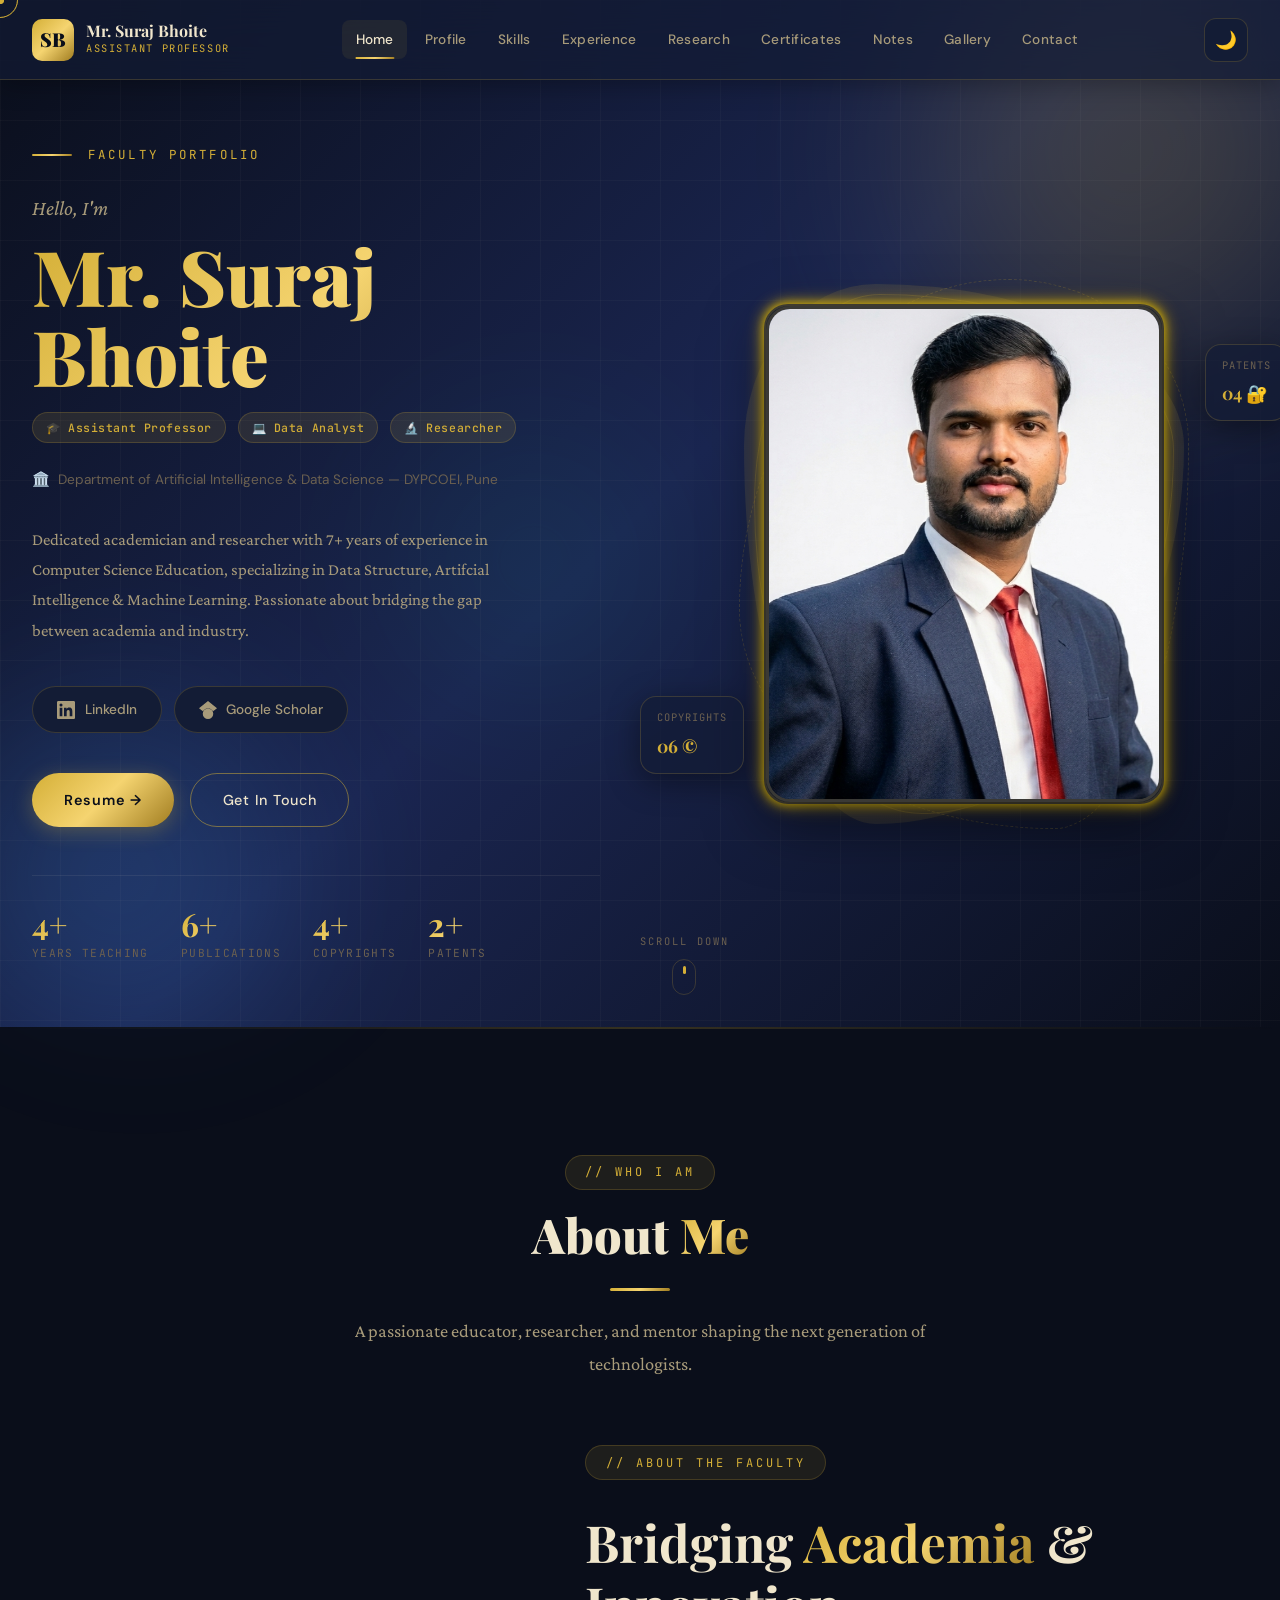
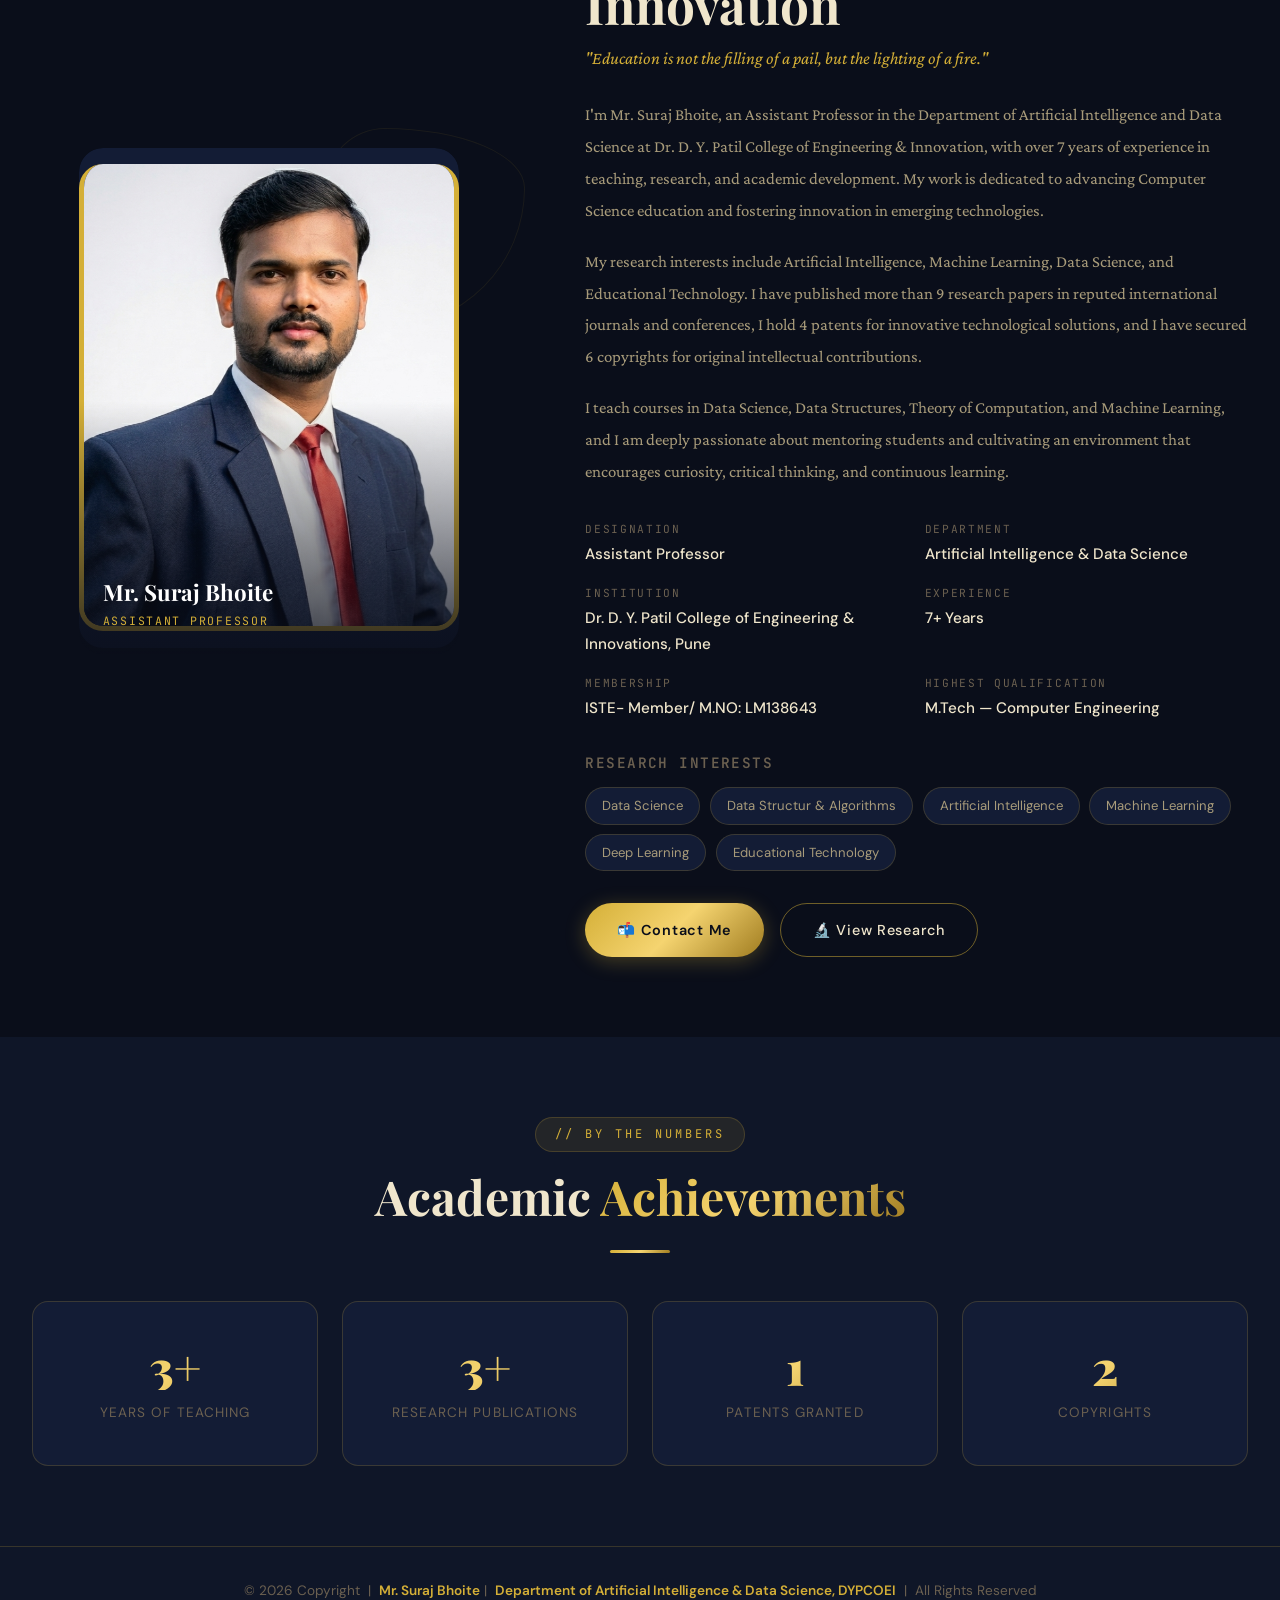
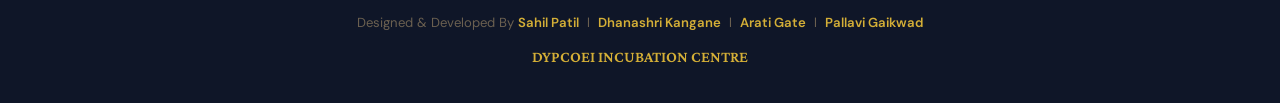
<file: index.html>
<!DOCTYPE html>
<html lang="en" data-theme="dark">
<head>
  <meta charset="UTF-8" />
  <meta name="viewport" content="width=device-width, initial-scale=1.0" />
  <title>Suraj Bhoite</title>
  <meta name="description" content="Faculty Portfolio of Suraj Bhoite — Professor, Computer Science & Engineering" />
  <link rel="stylesheet" href="css/variables.css" />
  <link rel="stylesheet" href="css/global.css" />
  <link rel="stylesheet" href="css/navbar.css" />
  <link rel="stylesheet" href="css/cursor.css" />
  <link rel="stylesheet" href="css/index.css" />
  <link rel="icon" type="image/x-icon" href="fevicon.ico" />
</head>
<body>

  <!-- Cursor -->
  <div class="cursor-dot"></div>
  <div class="cursor-ring"></div>

  <!-- Navbar -->
  <nav class="navbar" id="navbar">
    <div class="nav-inner">
      <a href="index.html" class="nav-logo">
        <div class="nav-logo-icon">SB</div>
        <div class="nav-logo-text">
          <span class="nav-logo-name">Mr. Suraj Bhoite</span>
          <span class="nav-logo-title">Assistant Professor</span>
        </div>
      </a>

      <div class="nav-links">
        <a href="index.html" class="nav-link active">Home</a>
        <a href="about.html" class="nav-link">Profile</a>
        <a href="skills.html" class="nav-link">Skills</a>
        <a href="experience.html" class="nav-link">Experience</a>
        <a href="research.html" class="nav-link">Research</a>
        <a href="courses.html" class="nav-link">Certificates</a>
        <a href="notes.html"   class="nav-link">Notes</a>
        <a href="gallery.html" class="nav-link">Gallery</a>
        <a href="contact.html" class="nav-link">Contact</a>
      </div>

      <div class="nav-actions">
        <button class="theme-toggle" aria-label="Toggle theme">
          <span class="theme-icon-dark">🌙</span>
          <span class="theme-icon-light">☀️</span>
        </button>
        <button class="hamburger" aria-label="Menu">
          <span></span><span></span><span></span>
        </button>
      </div>
    </div>
  </nav>

  <!-- Mobile Menu -->
  <div class="mobile-menu">
    <a href="index.html" class="nav-link active">🏠 Home</a>
    <a href="about.html" class="nav-link">👤 Profile</a>
    <a href="skills.html" class="nav-link">⚡ Skills</a>
    <a href="experience.html" class="nav-link">💼 Experience</a>
    <a href="research.html" class="nav-link">🔬 Research</a>
    <a href="courses.html" class="nav-link">🎓 Certificates</a>
    <a href="notes.html" class="nav-link">📒 Notes</a>
    <a href="gallery.html" class="nav-link">🖼️ Gallery</a>
    <a href="contact.html" class="nav-link">📬 Contact</a>
  </div>

  <!-- HERO SECTION -->
  <section class="hero">
    <div class="hero-bg">
      <div class="hero-bg-gradient"></div>
      <div class="hero-orb hero-orb-1"></div>
      <div class="hero-orb hero-orb-2"></div>
      <div class="hero-orb hero-orb-3"></div>
      <div class="hero-grid"></div>
    </div>

    <div class="container">
      <div class="hero-content">

        <!-- Text Side -->
        <div class="hero-text">
          <div class="hero-eyebrow">
            <div class="hero-eyebrow-line"></div>
            <span class="hero-eyebrow-text">Faculty Portfolio</span>
          </div>

          <p class="hero-greeting">Hello, I'm</p>

          <h1 class="hero-name">
            <span class="last-name">Mr. Suraj Bhoite</span>
          </h1>

          <div class="hero-designation">
            <span class="badge">🎓 Assistant Professor</span>
            <span class="badge">💻 Data Analyst</span>
            <span class="badge">🔬 Researcher</span>
          </div>

          <p class="hero-dept">Department of Artificial Intelligence & Data Science — DYPCOEI, Pune</p>

          <p class="hero-desc">
            Dedicated academician and researcher with 7+ years of experience in Computer Science Education, 
            specializing in Data Structure, Artifcial Intelligence & Machine Learning.
            Passionate about bridging the gap between academia and industry.
          </p>

          <!-- Social Links -->
          <div class="hero-social">
            <a href="https://www.linkedin.com/in/your-profile" target="_blank" rel="noopener" class="social-btn linkedin">
              <svg viewBox="0 0 24 24" fill="currentColor">
                <path d="M20.447 20.452h-3.554v-5.569c0-1.328-.027-3.037-1.852-3.037-1.853 0-2.136 1.445-2.136 2.939v5.667H9.351V9h3.414v1.561h.046c.477-.9 1.637-1.85 3.37-1.85 3.601 0 4.267 2.37 4.267 5.455v6.286zM5.337 7.433a2.062 2.062 0 0 1-2.063-2.065 2.064 2.064 0 1 1 2.063 2.065zm1.782 13.019H3.555V9h3.564v11.452zM22.225 0H1.771C.792 0 0 .774 0 1.729v20.542C0 23.227.792 24 1.771 24h20.451C23.2 24 24 23.227 24 22.271V1.729C24 .774 23.2 0 22.222 0h.003z"/>
              </svg>
              LinkedIn
            </a>
            <a href="https://scholar.google.com/citations?user=your-id" target="_blank" rel="noopener" class="social-btn scholar">
              <svg viewBox="0 0 24 24" fill="currentColor">
                <path d="M5.242 13.769L0 9.5 12 0l12 9.5-5.242 4.269C17.548 11.249 14.978 9.5 12 9.5c-2.977 0-5.548 1.748-6.758 4.269zM12 10a7 7 0 1 0 0 14 7 7 0 0 0 0-14z"/>
              </svg>
              Google Scholar
            </a>
          
          </div>

          <!-- CTA Buttons -->
          <div class="hero-cta">
            <a href="assets/Suraj_Bhoite CV.pdf" class="btn btn-primary">Resume →</a>
            <a href="contact.html" class="btn btn-outline">Get In Touch</a>
          </div>

          <!-- Quick Stats -->
          <div class="hero-stats">
            <div class="stat-item">
              <span class="stat-number" data-count="7" data-suffix="+">0</span>
              <span class="stat-label">Years Teaching</span>
            </div>
            <div class="stat-item">
              <span class="stat-number" data-count="9" data-suffix="+">0</span>
              <span class="stat-label">Publications</span>
            </div>
            <div class="stat-item">
              <span class="stat-number" data-count="6" data-suffix="+">0</span>
              <span class="stat-label">Copyrights</span>
            </div>
             <div class="stat-item">
              <span class="stat-number" data-count="4" data-suffix="+">0</span>
              <span class="stat-label">Patents</span>
            </div>
          </div>
        </div>

        <!-- Photo Side -->
        <div class="hero-photo-wrapper">
          <div class="hero-photo-frame">
            <div class="hero-photo-bg-shape"></div>
            <div class="hero-photo-ring-1"></div>
            <div class="hero-photo-ring-2"></div>
            <div class="hero-photo-placeholder">
              <img src="assets/faculty img (1).png" alt="Mr. Suraj Bhoite" class="hero-photo-img" />
            </div>
            <!-- Replace above div with: <img src="assets/images/faculty_photo.jpg" alt="Mr. Suraj Bhoite" class="hero-photo-img" /> -->
          </div>

          <!-- Floating Info Badges -->
          <div class="hero-badge hero-badge-1">
            <div class="hero-badge-title">Copyrights</div>
            <div class="hero-badge-value">06 ©️</div>
          </div>
          <div class="hero-badge hero-badge-2">
            <div class="hero-badge-title">Patents</div>
            <div class="hero-badge-value">04 🔐</div>
          </div>
        </div>

      </div>
    </div>

    <!-- Scroll Indicator -->
    <div class="scroll-indicator">
      <span>Scroll Down</span>
      <div class="scroll-mouse">
        <div class="scroll-wheel"></div>
      </div>
    </div>
  </section>

  <script src="js/theme.js"></script>
  <script src="js/cursor.js"></script>
  <script src="js/navbar.js"></script>
  <script src="js/animations.js"></script>
  <script>
    // Counter animation for stats on hero
    document.addEventListener('DOMContentLoaded', () => {
      const counters = document.querySelectorAll('[data-count]');
      const observer = new IntersectionObserver((entries) => {
        entries.forEach(entry => {
          if (entry.isIntersecting && !entry.target.dataset.counted) {
            entry.target.dataset.counted = true;
            const el = entry.target;
            const target = parseInt(el.dataset.count);
            const suffix = el.dataset.suffix || '';
            let count = 0;
            const inc = target / 60;
            const timer = setInterval(() => {
              count = Math.min(count + inc, target);
              el.textContent = Math.floor(count) + suffix;
              if (count >= target) clearInterval(timer);
            }, 25);
          }
        });
      }, { threshold: 0.5 });
      counters.forEach(c => observer.observe(c));
    });
  </script>
</body>

</html>

<!DOCTYPE html>
<html lang="en" data-theme="dark">
<head>
  <meta charset="UTF-8" />
  <meta name="viewport" content="width=device-width, initial-scale=1.0" />
  <title>About — Suraj Bhoite</title>
  <link rel="stylesheet" href="css/variables.css" />
  <link rel="stylesheet" href="css/global.css" />
  <link rel="stylesheet" href="css/navbar.css" />
  <link rel="stylesheet" href="css/cursor.css" />
  <link rel="stylesheet" href="css/pages.css" />
  <link rel="stylesheet" href="css/bg-motion.css" />
  <link rel="icon" type="image/x-icon" href="fevicon.ico" />
</head>
<body>

  <div class="cursor-dot"></div>
  <div class="cursor-ring"></div>

  <!-- Live Motion Background -->
 <canvas id="particles-canvas"></canvas>
 <div class="motion-orb motion-orb-1"></div>
 <div class="motion-orb motion-orb-2"></div>
 <div class="motion-orb motion-orb-3"></div>
 <div class="motion-orb motion-orb-4"></div>
 <div class="motion-grid"></div>
 <div class="motion-scanline"></div>


  <!-- Hero -->
  <section class="about-hero">
    <div class="container">
      <div class="section-header reveal">
        <span class="section-tag">// Who I Am</span>
        <h1 class="section-title">About <span>Me</span></h1>
        <div class="section-divider"></div>
        <p class="section-subtitle">A passionate educator, researcher, and mentor shaping the next generation of technologists.</p>
      </div>

      <div class="about-grid">
        <!-- Photo -->
        <div class="about-photo-container reveal-left">
          <div class="about-photo-wrap">
            <div style="width:100%; height:500px; background:var(--bg-card); border-radius:var(--border-radius-lg); display:flex; flex-direction:column; align-items:center; justify-content:center; gap:1rem;">
              <img src="assets/faculty img (1).png" alt="Mr. Suraj Bhoite" />
            </div>
            <!-- Replace with: <img src="assets/images/faculty_photo.jpg" alt="Mr. Suraj Bhoite" /> -->
            <div class="about-photo-overlay"></div>
            <div class="about-photo-info">
              <div class="about-photo-name">Mr. Suraj Bhoite</div>
              <div class="about-photo-role">Assistant Professor</div>
            </div>
          </div>
          <div class="about-photo-border"></div>
          <div class="about-decor-shape"></div>
        </div>

        <!-- Content -->
        <div class="about-content reveal-right">
          <span class="section-tag">// About the Faculty</span>
          <h2 style="margin-top:1rem">Bridging <span class="gradient-text">Academia</span> & Innovation</h2>
          <p class="about-tagline">"Education is not the filling of a pail, but the lighting of a fire."</p>

          <div class="about-description">
            <p>
              I'm Mr. Suraj Bhoite, an Assistant Professor in the Department of Artificial Intelligence and Data Science
              at Dr. D. Y. Patil College of Engineering & Innovation, with over 7 years of experience in teaching, research, and academic development.
              My work is dedicated to advancing Computer Science education and fostering innovation in emerging technologies.
            </p>
            <p>
              My research interests include Artificial Intelligence, Machine Learning, Data Science, and Educational Technology.
              I have published more than 9 research papers in reputed international journals and conferences,
              I hold 4 patents for innovative technological solutions, and I have secured 6 copyrights for original intellectual contributions.
            </p>
            <p>
              I teach courses in Data Science, Data Structures, Theory of Computation, and Machine Learning,
              and I am deeply passionate about mentoring students and cultivating an environment that encourages
              curiosity, critical thinking, and continuous learning.
            </p>
          </div>

          <div class="about-info-grid">
            <div class="about-info-item">
              <span class="about-info-label">Designation</span>
              <span class="about-info-value">Assistant Professor</span>
            </div>
            <div class="about-info-item">
              <span class="about-info-label">Department</span>
              <span class="about-info-value">Artificial Intelligence & Data Science</span>
            </div>
            <div class="about-info-item">
              <span class="about-info-label">Institution</span>
              <span class="about-info-value">Dr. D. Y. Patil College of Engineering & Innovations, Pune</span>
            </div>
            <div class="about-info-item">
              <span class="about-info-label">Experience</span>
              <span class="about-info-value">7+ Years</span>
            </div>

            <div class="about-info-item">
              <span class="about-info-label">Membership</span>
              <span class="about-info-value">ISTE- Member/ M.NO: LM138643</span>
            </div>

            <div class="about-info-item">
              <span class="about-info-label">Highest Qualification</span>
              <span class="about-info-value">M.Tech — Computer Engineering</span>
            </div>
          </div>

          <div class="about-expertise">
            <h4>Research Interests</h4>
            <div class="expertise-tags">
              <span class="expertise-tag">Data Science</span>
              <span class="expertise-tag">Data Structur & Algorithms</span>
              <span class="expertise-tag">Artificial Intelligence</span>
              <span class="expertise-tag">Machine Learning</span>
              <span class="expertise-tag">Deep Learning</span>
              <span class="expertise-tag">Educational Technology</span>
            </div>
          </div>

          <div style="margin-top:2rem; display:flex; gap:1rem; flex-wrap:wrap;">
            <a href="contact.html" class="btn btn-primary">📬 Contact Me</a>
            <a href="research.html" class="btn btn-outline">🔬 View Research</a>
          </div>
        </div>
      </div>
    </div>
  </section>

  <!-- Achievements -->
  <section class="about-achievements">
    <div class="container">
      <div class="section-header reveal" style="margin-bottom:3rem;">
        <span class="section-tag">// By the Numbers</span>
        <h2 class="section-title">Academic <span>Achievements</span></h2>
        <div class="section-divider"></div>
      </div>
      <div class="achievements-grid">
        <div class="card achievement-card reveal delay-1">
          <span class="achievement-number" data-count="7" data-suffix="+">0+</span>
          <span class="achievement-label">Years of Teaching</span>
        </div>
        <div class="card achievement-card reveal delay-2">
          <span class="achievement-number" data-count="9" data-suffix="+">0+</span>
          <span class="achievement-label">Research Publications</span>
        </div>
        <div class="card achievement-card reveal delay-1">
          <span class="achievement-number" data-count="4" data-suffix="">0+</span>
          <span class="achievement-label">Patents Granted</span>
        </div>
        <div class="card achievement-card reveal delay-2">
          <span class="achievement-number" data-count="6" data-suffix="">0+</span>
          <span class="achievement-label">Copyrights</span>
        </div>
      </div>
    </div>
  </section>

  <!-- ══ FOOTER ══ -->
  <footer class="site-footer">
    <div class="footer-inner">
      <div class="footer-copy">
        © 2026 Copyright &nbsp;|&nbsp; <span>Mr. Suraj Bhoite</span>&nbsp;|&nbsp; <span>Department of Artificial Intelligence & Data Science, DYPCOEI</span> &nbsp;|&nbsp; All Rights Reserved
      </div>
      <div class="footer-designed">
        <span>Designed & Developed By</span>
        <a href="https://www.linkedin.com/in/sahil-patil-907398267" target="_blank" rel="noopener" class="footer-name">Sahil Patil</a>
        <span class="footer-divider">l</span>
        <a href="https://www.linkedin.com/in/dhanshri-kangane" target="_blank" rel="noopener" class="footer-name">Dhanashri Kangane</a>
        <span class="footer-divider">l</span>
        <a href="https://www.linkedin.com/in/aarti-ghate" target="_blank" rel="noopener" class="footer-name">Arati Gate</a>
        <span class="footer-divider">l</span>
        <a href="https://www.linkedin.com/in/pallavi" target="_blank" rel="noopener" class="footer-name">Pallavi Gaikwad</a>
      </div>
      <div><a href="https://www.linkedin.com/in/pallavi" target="_blank" rel="noopener" class="footer-name">DYPCOEI INCUBATION CENTRE</a></div>
    </div>
  </footer>

  <script src="js/theme.js"></script>
  <script src="js/cursor.js"></script>
  <script src="js/navbar.js"></script>
  <script src="js/animations.js"></script>
  <script src="js/bg-motion.js"></script>
</body>
</html>
</file>
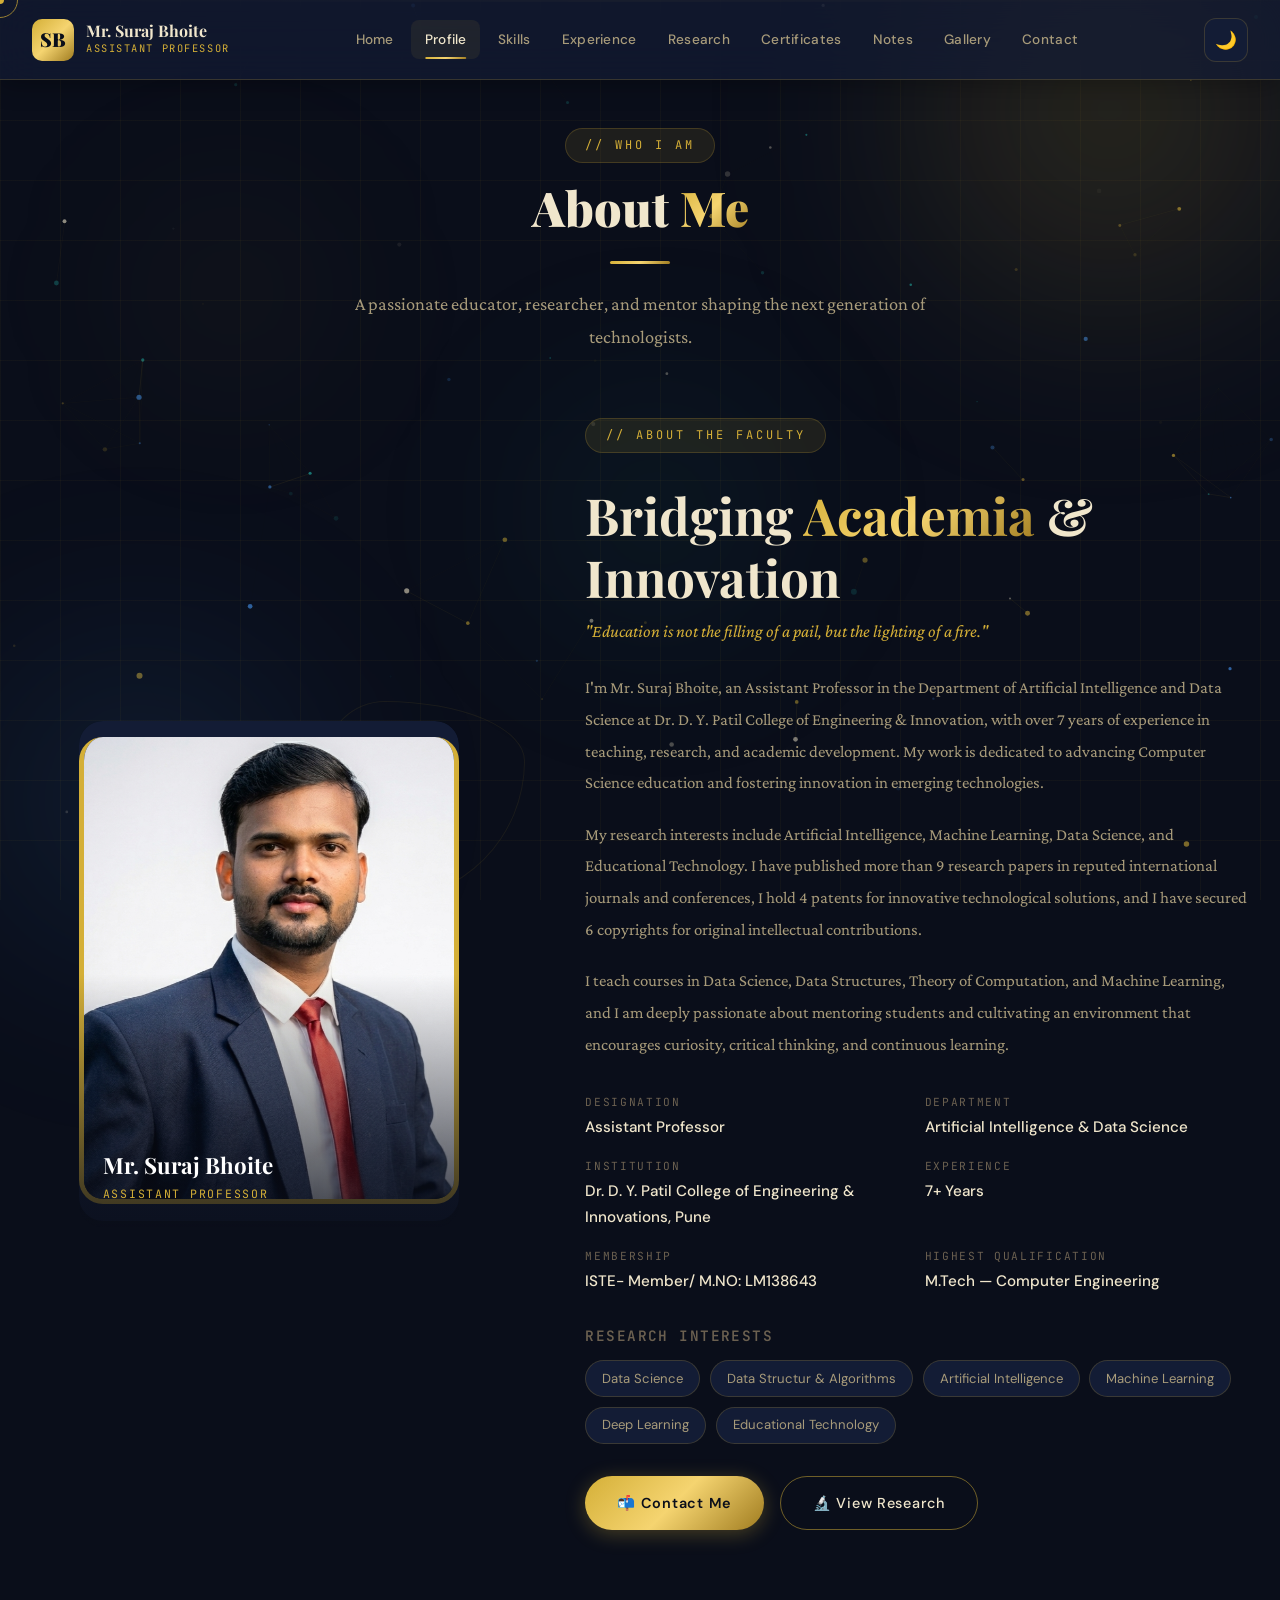
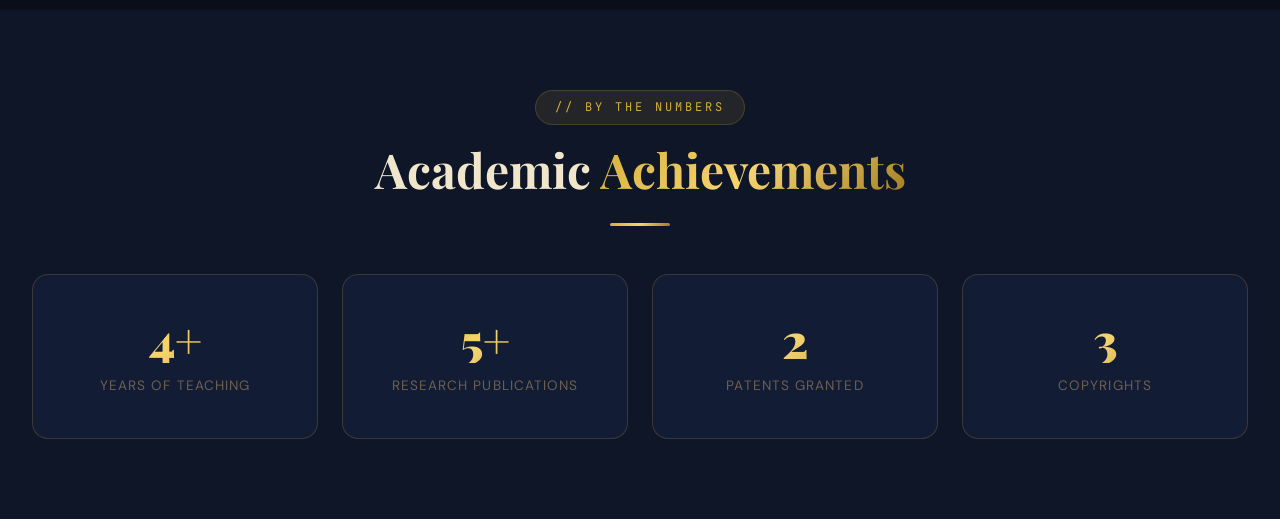
<file: about.html>
<!DOCTYPE html>
<html lang="en" data-theme="dark">
<head>
  <meta charset="UTF-8" />
  <meta name="viewport" content="width=device-width, initial-scale=1.0" />
  <title>About — Suraj Bhoite</title>
  <link rel="stylesheet" href="css/variables.css" />
  <link rel="stylesheet" href="css/global.css" />
  <link rel="stylesheet" href="css/navbar.css" />
  <link rel="stylesheet" href="css/cursor.css" />
  <link rel="stylesheet" href="css/pages.css" />
  <link rel="stylesheet" href="css/bg-motion.css" />
  <link rel="icon" type="image/x-icon" href="fevicon.ico" />
</head>
<body>

  <div class="cursor-dot"></div>
  <div class="cursor-ring"></div>

  <!-- Live Motion Background -->
 <canvas id="particles-canvas"></canvas>
 <div class="motion-orb motion-orb-1"></div>
 <div class="motion-orb motion-orb-2"></div>
 <div class="motion-orb motion-orb-3"></div>
 <div class="motion-orb motion-orb-4"></div>
 <div class="motion-grid"></div>
 <div class="motion-scanline"></div>

  <nav class="navbar scrolled" id="navbar">
    <div class="nav-inner">
      <a href="index.html" class="nav-logo">
        <div class="nav-logo-icon">SB</div>
        <div class="nav-logo-text">
          <span class="nav-logo-name">Mr. Suraj Bhoite</span>
          <span class="nav-logo-title">Assistant Professor</span>
        </div>
      </a>
      <div class="nav-links">
        <a href="index.html" class="nav-link">Home</a>
        <a href="about.html" class="nav-link active">Profile</a>
        <a href="skills.html" class="nav-link">Skills</a>
        <a href="experience.html" class="nav-link">Experience</a>
        <a href="research.html" class="nav-link">Research</a>
        <a href="courses.html" class="nav-link">Certificates</a>
        <a href="notes.html"   class="nav-link">Notes</a>
        <a href="gallery.html" class="nav-link">Gallery</a>
        <a href="contact.html" class="nav-link">Contact</a>
      </div>
      <div class="nav-actions">
        <button class="theme-toggle"><span class="theme-icon-dark">🌙</span><span class="theme-icon-light">☀️</span></button>
        <button class="hamburger"><span></span><span></span><span></span></button>
      </div>
    </div>
  </nav>
  <div class="mobile-menu">
    <a href="index.html" class="nav-link">🏠 Home</a>
    <a href="about.html" class="nav-link active">👤 Profile</a>
    <a href="skills.html" class="nav-link">⚡ Skills</a>
    <a href="experience.html" class="nav-link">💼 Experience</a>
    <a href="research.html" class="nav-link">🔬 Research</a>
    <a href="courses.html" class="nav-link">🎓 Certificates</a>
    <a href="notes.html" class="nav-link">📒 Notes</a>
    <a href="gallery.html" class="nav-link">🖼️ Gallery</a>
    <a href="contact.html" class="nav-link">📬 Contact</a>
  </div>

  <!-- Hero -->
  <section class="about-hero">
    <div class="container">
      <div class="section-header reveal">
        <span class="section-tag">// Who I Am</span>
        <h1 class="section-title">About <span>Me</span></h1>
        <div class="section-divider"></div>
        <p class="section-subtitle">A passionate educator, researcher, and mentor shaping the next generation of technologists.</p>
      </div>

      <div class="about-grid">
        <!-- Photo -->
        <div class="about-photo-container reveal-left">
          <div class="about-photo-wrap">
            <div style="width:100%; height:500px; background:var(--bg-card); border-radius:var(--border-radius-lg); display:flex; flex-direction:column; align-items:center; justify-content:center; gap:1rem;">
              <img src="assets/faculty img (1).png" alt="Mr. Suraj Bhoite" />
            </div>
            <!-- Replace with: <img src="assets/images/faculty_photo.jpg" alt="Mr. Suraj Bhoite" /> -->
            <div class="about-photo-overlay"></div>
            <div class="about-photo-info">
              <div class="about-photo-name">Mr. Suraj Bhoite</div>
              <div class="about-photo-role">Assistant Professor</div>
            </div>
          </div>
          <div class="about-photo-border"></div>
          <div class="about-decor-shape"></div>
        </div>

        <!-- Content -->
        <div class="about-content reveal-right">
          <span class="section-tag">// About the Faculty</span>
          <h2 style="margin-top:1rem">Bridging <span class="gradient-text">Academia</span> & Innovation</h2>
          <p class="about-tagline">"Education is not the filling of a pail, but the lighting of a fire."</p>

          <div class="about-description">
            <p>
              I'm Mr. Suraj Bhoite, an Assistant Professor in the Department of Artificial Intelligence and Data Science
              at Dr. D. Y. Patil College of Engineering & Innovation, with over 7 years of experience in teaching, research, and academic development.
              My work is dedicated to advancing Computer Science education and fostering innovation in emerging technologies.
            </p>
            <p>
              My research interests include Artificial Intelligence, Machine Learning, Data Science, and Educational Technology.
              I have published more than 9 research papers in reputed international journals and conferences,
              I hold 4 patents for innovative technological solutions, and I have secured 6 copyrights for original intellectual contributions.
            </p>
            <p>
              I teach courses in Data Science, Data Structures, Theory of Computation, and Machine Learning,
              and I am deeply passionate about mentoring students and cultivating an environment that encourages
              curiosity, critical thinking, and continuous learning.
            </p>
          </div>

          <div class="about-info-grid">
            <div class="about-info-item">
              <span class="about-info-label">Designation</span>
              <span class="about-info-value">Assistant Professor</span>
            </div>
            <div class="about-info-item">
              <span class="about-info-label">Department</span>
              <span class="about-info-value">Artificial Intelligence & Data Science</span>
            </div>
            <div class="about-info-item">
              <span class="about-info-label">Institution</span>
              <span class="about-info-value">Dr. D. Y. Patil College of Engineering & Innovations, Pune</span>
            </div>
            <div class="about-info-item">
              <span class="about-info-label">Experience</span>
              <span class="about-info-value">7+ Years</span>
            </div>

            <div class="about-info-item">
              <span class="about-info-label">Membership</span>
              <span class="about-info-value">ISTE- Member/ M.NO: LM138643</span>
            </div>

            <div class="about-info-item">
              <span class="about-info-label">Highest Qualification</span>
              <span class="about-info-value">M.Tech — Computer Engineering</span>
            </div>
          </div>

          <div class="about-expertise">
            <h4>Research Interests</h4>
            <div class="expertise-tags">
              <span class="expertise-tag">Data Science</span>
              <span class="expertise-tag">Data Structur & Algorithms</span>
              <span class="expertise-tag">Artificial Intelligence</span>
              <span class="expertise-tag">Machine Learning</span>
              <span class="expertise-tag">Deep Learning</span>
              <span class="expertise-tag">Educational Technology</span>
            </div>
          </div>

          <div style="margin-top:2rem; display:flex; gap:1rem; flex-wrap:wrap;">
            <a href="contact.html" class="btn btn-primary">📬 Contact Me</a>
            <a href="research.html" class="btn btn-outline">🔬 View Research</a>
          </div>
        </div>
      </div>
    </div>
  </section>

  <!-- Achievements -->
  <section class="about-achievements">
    <div class="container">
      <div class="section-header reveal" style="margin-bottom:3rem;">
        <span class="section-tag">// By the Numbers</span>
        <h2 class="section-title">Academic <span>Achievements</span></h2>
        <div class="section-divider"></div>
      </div>
      <div class="achievements-grid">
        <div class="card achievement-card reveal delay-1">
          <span class="achievement-number" data-count="7" data-suffix="+">0+</span>
          <span class="achievement-label">Years of Teaching</span>
        </div>
        <div class="card achievement-card reveal delay-2">
          <span class="achievement-number" data-count="9" data-suffix="+">0+</span>
          <span class="achievement-label">Research Publications</span>
        </div>
        <div class="card achievement-card reveal delay-1">
          <span class="achievement-number" data-count="4" data-suffix="">0+</span>
          <span class="achievement-label">Patents Granted</span>
        </div>
        <div class="card achievement-card reveal delay-2">
          <span class="achievement-number" data-count="6" data-suffix="">0+</span>
          <span class="achievement-label">Copyrights</span>
        </div>
      </div>
    </div>
  </section>

  <script src="js/theme.js"></script>
  <script src="js/cursor.js"></script>
  <script src="js/navbar.js"></script>
  <script src="js/animations.js"></script>
  <script src="js/bg-motion.js"></script>
</body>
</html>
</file>
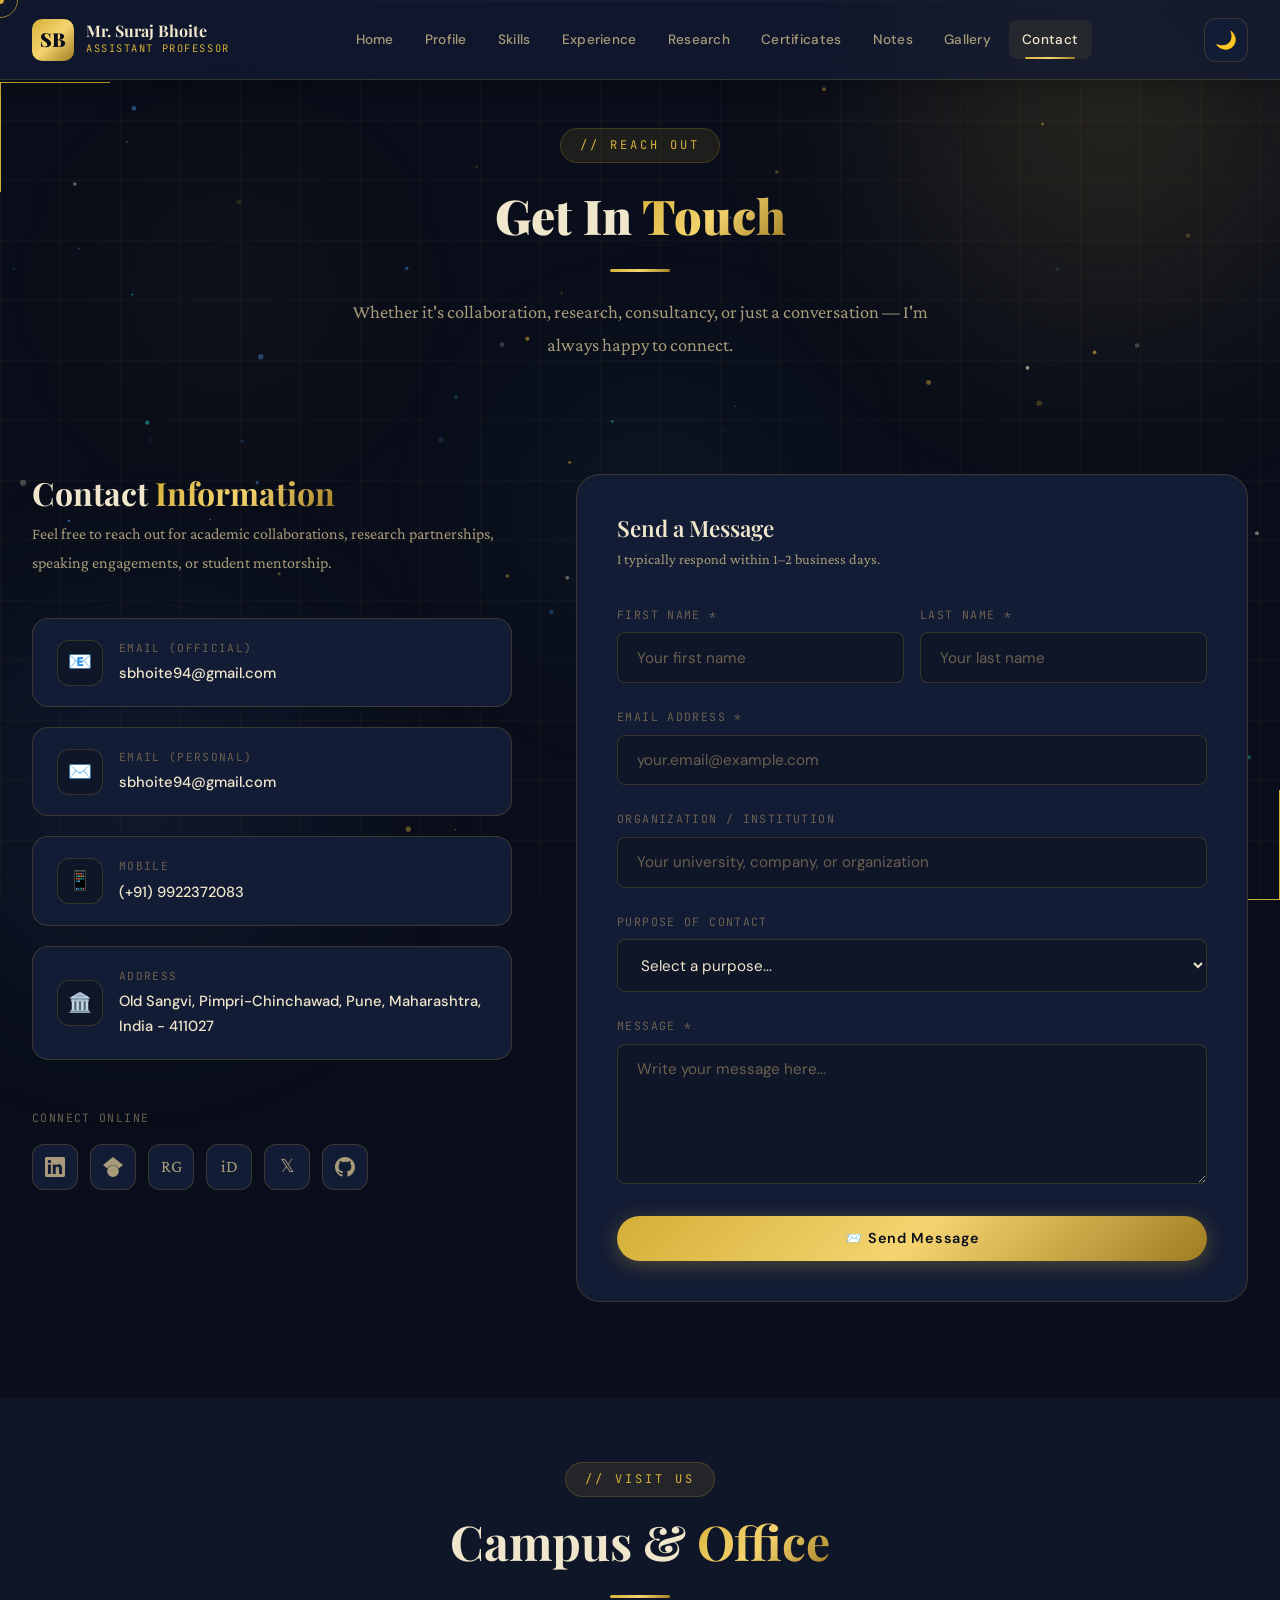
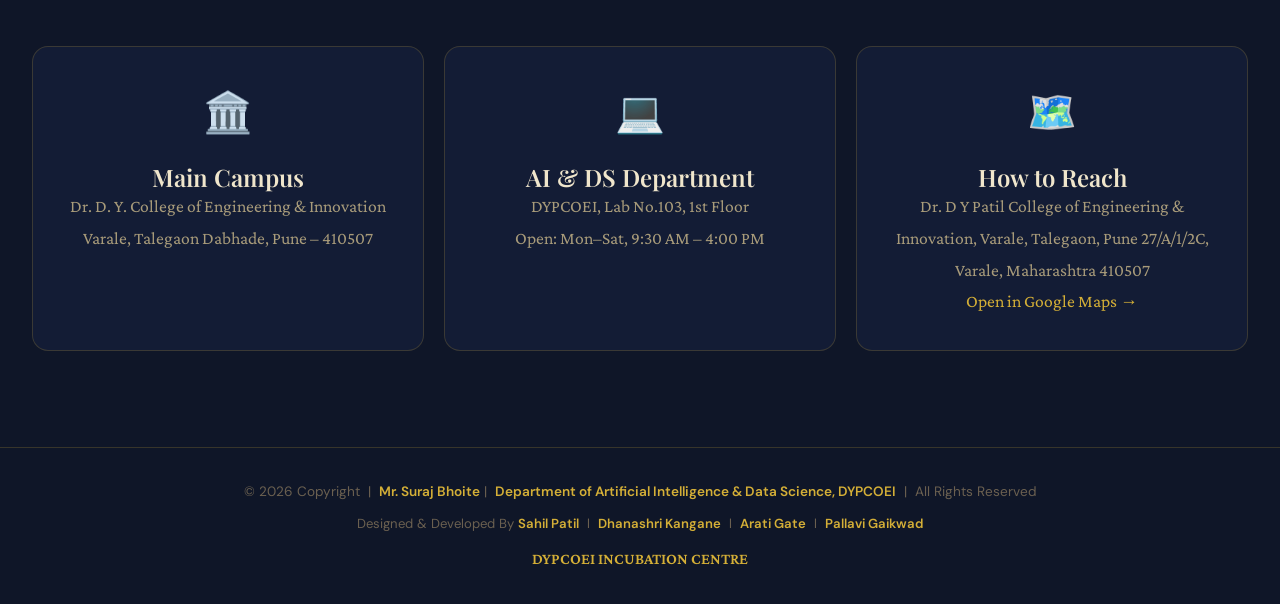
<file: contact.html>
<!DOCTYPE html>
<html lang="en" data-theme="dark">
<head>
  <meta charset="UTF-8" />
  <meta name="viewport" content="width=device-width, initial-scale=1.0" />
  <title>Contact — Suraj Bhoite</title>
  <link rel="stylesheet" href="css/variables.css" />
  <link rel="stylesheet" href="css/global.css" />
  <link rel="stylesheet" href="css/navbar.css" />
  <link rel="stylesheet" href="css/cursor.css" />
  <link rel="stylesheet" href="css/secondary-pages.css" />
  <link rel="stylesheet" href="css/bg-motion.css" />
  <link rel="icon" type="image/x-icon" href="fevicon.ico" />
</head>
<body>
  <div class="cursor-dot"></div>
  <div class="cursor-ring"></div>

  <!-- Live Motion Background -->
 <canvas id="particles-canvas"></canvas>
 <div class="motion-orb motion-orb-1"></div>
 <div class="motion-orb motion-orb-2"></div>
 <div class="motion-orb motion-orb-3"></div>
 <div class="motion-orb motion-orb-4"></div>
 <div class="motion-grid"></div>
 <div class="motion-scanline"></div>
 <div class="motion-corner motion-corner-tl"></div>
 <div class="motion-corner motion-corner-br"></div>

  <nav class="navbar scrolled" id="navbar">
    <div class="nav-inner">
      <a href="index.html" class="nav-logo">
        <div class="nav-logo-icon">SB</div>
        <div class="nav-logo-text">
          <span class="nav-logo-name">Mr. Suraj Bhoite</span>
          <span class="nav-logo-title">Assistant Professor</span>
        </div>
      </a>
      <div class="nav-links">
        <a href="index.html" class="nav-link">Home</a>
        <a href="about.html" class="nav-link">Profile</a>
        <a href="skills.html" class="nav-link">Skills</a>
        <a href="experience.html" class="nav-link">Experience</a>
        <a href="research.html" class="nav-link">Research</a>
        <a href="courses.html" class="nav-link">Certificates</a>
        <a href="notes.html"   class="nav-link">Notes</a>
        <a href="gallery.html" class="nav-link">Gallery</a>
        <a href="contact.html" class="nav-link active">Contact</a>
      </div>
      <div class="nav-actions">
        <button class="theme-toggle"><span class="theme-icon-dark">🌙</span><span class="theme-icon-light">☀️</span></button>
        <button class="hamburger"><span></span><span></span><span></span></button>
      </div>
    </div>
  </nav>
  <div class="mobile-menu">
    <a href="index.html" class="nav-link">🏠 Home</a>
    <a href="about.html" class="nav-link">👤 Profile</a>
    <a href="skills.html" class="nav-link">⚡ Skills</a>
    <a href="experience.html" class="nav-link">💼 Experience</a>
    <a href="research.html" class="nav-link">🔬 Research</a>
    <a href="courses.html" class="nav-link">🎓 Certificates</a>
    <a href="notes.html" class="nav-link">📒 Notes</a>
    <a href="gallery.html" class="nav-link">🖼️ Gallery</a>
    <a href="contact.html" class="nav-link active">📬 Contact</a>
  </div>

  <!-- Hero -->
  <section class="contact-hero">
    <div class="container">
      <div class="reveal">
        <span class="section-tag">// Reach Out</span>
        <h1 class="section-title" style="margin-top:0.5rem">Get In <span>Touch</span></h1>
        <div class="section-divider"></div>
        <p class="section-subtitle">Whether it's collaboration, research, consultancy, or just a conversation — I'm always happy to connect.</p>
      </div>
    </div>
  </section>

  <!-- Contact Layout -->
  <div class="container">
    <div class="contact-layout">

      <!-- Left: Info -->
      <div class="reveal-left">
        <h2 class="contact-info-title">Contact <span class="gradient-text">Information</span></h2>
        <p class="contact-info-sub">Feel free to reach out for academic collaborations, research partnerships, speaking engagements, or student mentorship.</p>

        <div class="contact-items">
          <a href="mailto:arsharma@university.edu.in" class="contact-item">
            <div class="contact-item-icon">📧</div>
            <div class="contact-item-info">
              <div class="contact-item-label">Email (Official)</div>
              <div class="contact-item-value">sbhoite94@gmail.com</div>
            </div>
          </a>

          <a href="mailto:ananya.r.sharma@gmail.com" class="contact-item">
            <div class="contact-item-icon">✉️</div>
            <div class="contact-item-info">
              <div class="contact-item-label">Email (Personal)</div>
              <div class="contact-item-value">sbhoite94@gmail.com</div>
            </div>
          </a>

          <a href="tel:+919876543210" class="contact-item">
            <div class="contact-item-icon">📱</div>
            <div class="contact-item-info">
              <div class="contact-item-label">Mobile</div>
              <div class="contact-item-value">(+91) 9922372083</div>
            </div>
          </a>

          <div class="contact-item" style="cursor:default;">
            <div class="contact-item-icon">🏛️</div>
            <div class="contact-item-info">
              <div class="contact-item-label">Address</div>
              <div class="contact-item-value"> Old Sangvi, Pimpri-Chinchawad, Pune, Maharashtra, India - 411027</div>
            </div>
          </div>

        </div>

        <!-- Social Links -->
        <div style="margin-bottom:1rem;">
          <div style="font-family:var(--font-mono); font-size:0.72rem; letter-spacing:0.12em; text-transform:uppercase; color:var(--text-muted); margin-bottom:1rem;">Connect Online</div>
          <div class="contact-social-links">
            <a href="https://linkedin.com/in/your-profile" target="_blank" rel="noopener" class="contact-social-link" data-tooltip="LinkedIn">
              <svg width="20" height="20" viewBox="0 0 24 24" fill="currentColor"><path d="M20.447 20.452h-3.554v-5.569c0-1.328-.027-3.037-1.852-3.037-1.853 0-2.136 1.445-2.136 2.939v5.667H9.351V9h3.414v1.561h.046c.477-.9 1.637-1.85 3.37-1.85 3.601 0 4.267 2.37 4.267 5.455v6.286zM5.337 7.433a2.062 2.062 0 0 1-2.063-2.065 2.064 2.064 0 1 1 2.063 2.065zm1.782 13.019H3.555V9h3.564v11.452zM22.225 0H1.771C.792 0 0 .774 0 1.729v20.542C0 23.227.792 24 1.771 24h20.451C23.2 24 24 23.227 24 22.271V1.729C24 .774 23.2 0 22.222 0h.003z"/></svg>
            </a>
            <a href="https://scholar.google.com/citations?user=your-id" target="_blank" rel="noopener" class="contact-social-link" data-tooltip="Google Scholar">
              <svg width="20" height="20" viewBox="0 0 24 24" fill="currentColor"><path d="M5.242 13.769L0 9.5 12 0l12 9.5-5.242 4.269C17.548 11.249 14.978 9.5 12 9.5c-2.977 0-5.548 1.748-6.758 4.269zM12 10a7 7 0 1 0 0 14 7 7 0 0 0 0-14z"/></svg>
            </a>
            <a href="https://researchgate.net/profile/your-profile" target="_blank" rel="noopener" class="contact-social-link" data-tooltip="ResearchGate">RG</a>
            <a href="https://orcid.org/your-orcid" target="_blank" rel="noopener" class="contact-social-link" data-tooltip="ORCID">iD</a>
            <a href="https://twitter.com/your-handle" target="_blank" rel="noopener" class="contact-social-link" data-tooltip="Twitter / X">𝕏</a>
            <a href="https://github.com/your-handle" target="_blank" rel="noopener" class="contact-social-link" data-tooltip="GitHub">
              <svg width="20" height="20" viewBox="0 0 24 24" fill="currentColor"><path d="M12 0C5.374 0 0 5.373 0 12c0 5.302 3.438 9.8 8.207 11.387.599.111.793-.261.793-.577v-2.234c-3.338.726-4.033-1.416-4.033-1.416-.546-1.387-1.333-1.756-1.333-1.756-1.089-.745.083-.729.083-.729 1.205.084 1.839 1.237 1.839 1.237 1.07 1.834 2.807 1.304 3.492.997.107-.775.418-1.305.762-1.604-2.665-.305-5.467-1.334-5.467-5.931 0-1.311.469-2.381 1.236-3.221-.124-.303-.535-1.524.117-3.176 0 0 1.008-.322 3.301 1.23A11.509 11.509 0 0 1 12 5.803c1.02.005 2.047.138 3.006.404 2.291-1.552 3.297-1.23 3.297-1.23.653 1.653.242 2.874.118 3.176.77.84 1.235 1.911 1.235 3.221 0 4.609-2.807 5.624-5.479 5.921.43.372.823 1.102.823 2.222v3.293c0 .319.192.694.801.576C20.566 21.797 24 17.3 24 12c0-6.627-5.373-12-12-12z"/></svg>
            </a>
          </div>
        </div>
      </div>

      <!-- Right: Form -->
      <div class="contact-form-wrap reveal-right">
        <h3 class="contact-form-title">Send a Message</h3>
        <p class="contact-form-sub">I typically respond within 1–2 business days.</p>

        <div id="contact-form">
          <div class="form-row">
            <div class="form-group">
              <label class="form-label">First Name *</label>
              <input type="text" class="form-control" placeholder="Your first name" id="fname" />
            </div>
            <div class="form-group">
              <label class="form-label">Last Name *</label>
              <input type="text" class="form-control" placeholder="Your last name" id="lname" />
            </div>
          </div>

          <div class="form-group">
            <label class="form-label">Email Address *</label>
            <input type="email" class="form-control" placeholder="your.email@example.com" id="email" />
          </div>

          <div class="form-group">
            <label class="form-label">Organization / Institution</label>
            <input type="text" class="form-control" placeholder="Your university, company, or organization" id="org" />
          </div>

          <div class="form-group">
            <label class="form-label">Purpose of Contact</label>
            <select class="form-control" id="purpose" style="cursor:none;">
              <option value="" disabled selected>Select a purpose...</option>
              <option value="research">Research Collaboration</option>
              <option value="consulting">Academic Consulting</option>
              <option value="speaking">Speaking / Keynote</option>
              <option value="student">Student Mentorship</option>
              <option value="other">Other</option>
            </select>
          </div>

          <div class="form-group">
            <label class="form-label">Message *</label>
            <textarea class="form-control" placeholder="Write your message here..." id="message" rows="5"></textarea>
          </div>

          <div class="form-submit">
            <button class="btn btn-primary" onclick="handleFormSubmit()" style="width:100%; justify-content:center;">
              📨 Send Message
            </button>
          </div>

          <div id="form-success" style="display:none; margin-top:1.5rem; padding:1.25rem; background:rgba(32,178,170,0.1); border:1px solid rgba(32,178,170,0.3); border-radius:var(--border-radius-sm); text-align:center;">
            <div style="font-size:1.5rem; margin-bottom:0.5rem;">✅</div>
            <div style="font-family:var(--font-sans); font-size:0.95rem; color:var(--text-primary);">Message sent successfully!</div>
            <div style="font-size:0.85rem; color:var(--text-muted); margin-top:0.25rem;">I'll get back to you within 1–2 business days.</div>
          </div>
        </div>
      </div>

    </div>
  </div>

  <!-- Office / Campus Info -->
  <section class="contact-office">
    <div class="container">
      <div class="section-header reveal" style="margin-bottom:3rem;">
        <span class="section-tag">// Visit Us</span>
        <h2 class="section-title">Campus & <span>Office</span></h2>
        <div class="section-divider"></div>
      </div>
      <div class="office-grid">
        <div class="card office-card reveal delay-1">
          <div style="font-size:2.5rem; margin-bottom:1rem;">🏛️</div>
          <h4>Main Campus</h4>
          <p>Dr. D. Y. College of Engineering & Innovation<br>Varale, Talegaon Dabhade, Pune – 410507</p>
        </div>
        <div class="card office-card reveal delay-2">
          <div style="font-size:2.5rem; margin-bottom:1rem;">💻</div>
          <h4>AI & DS Department</h4>
          <p>DYPCOEI, Lab No.103, 1st Floor<br>Open: Mon–Sat, 9:30 AM – 4:00 PM</p>
        </div>
        <div class="card office-card reveal delay-4">
          <div style="font-size:2.5rem; margin-bottom:1rem;">🗺️</div>
          <h4>How to Reach</h4>
          <p>Dr. D Y Patil College of Engineering & Innovation, Varale, Talegaon, Pune 27/A/1/2C, Varale, Maharashtra 410507<br>
          <a href="https://maps.app.goo.gl/uEEatjY5GrebPcsK6" target="_blank" rel="noopener" style="color:var(--accent-gold);">Open in Google Maps →</a></p>
        </div>
      </div>
    </div>
  </section>

  <!-- ══ FOOTER ══ -->
  <footer class="site-footer">
    <div class="footer-inner">
      <div class="footer-copy">
        © 2026 Copyright &nbsp;|&nbsp; <span>Mr. Suraj Bhoite</span>&nbsp;|&nbsp; <span>Department of Artificial Intelligence & Data Science, DYPCOEI</span> &nbsp;|&nbsp; All Rights Reserved
      </div>
      <div class="footer-designed">
        <span>Designed & Developed By</span>
        <a href="https://www.linkedin.com/in/sahil-patil-907398267" target="_blank" rel="noopener" class="footer-name">Sahil Patil</a>
        <span class="footer-divider">l</span>
        <a href="https://www.linkedin.com/in/dhanshri-kangane" target="_blank" rel="noopener" class="footer-name">Dhanashri Kangane</a>
        <span class="footer-divider">l</span>
        <a href="https://www.linkedin.com/in/aarti-ghate" target="_blank" rel="noopener" class="footer-name">Arati Gate</a>
        <span class="footer-divider">l</span>
        <a href="https://www.linkedin.com/in/pallavi" target="_blank" rel="noopener" class="footer-name">Pallavi Gaikwad</a>
      </div>
      <div><a href="https://www.linkedin.com/in/pallavi" target="_blank" rel="noopener" class="footer-name">DYPCOEI INCUBATION CENTRE</a></div>
    </div>
  </footer>

  <script src="js/theme.js"></script>
  <script src="js/cursor.js"></script>
  <script src="js/navbar.js"></script>
  <script src="js/animations.js"></script>
  <script src="js/bg-motion.js"></script>
  <script>
    function handleFormSubmit() {
      const fname = document.getElementById('fname').value.trim();
      const email = document.getElementById('email').value.trim();
      const message = document.getElementById('message').value.trim();

      if (!fname || !email || !message) {
        const btn = document.querySelector('.btn-primary');
        btn.textContent = '⚠️ Please fill required fields';
        btn.style.background = 'rgba(192,57,43,0.8)';
        setTimeout(() => {
          btn.innerHTML = '📨 Send Message';
          btn.style.background = '';
        }, 2500);
        return;
      }

      // Simulate send
      document.querySelector('.form-submit').style.display = 'none';
      document.getElementById('form-success').style.display = 'block';
    }
  </script>
          
</body>
</html>
</file>
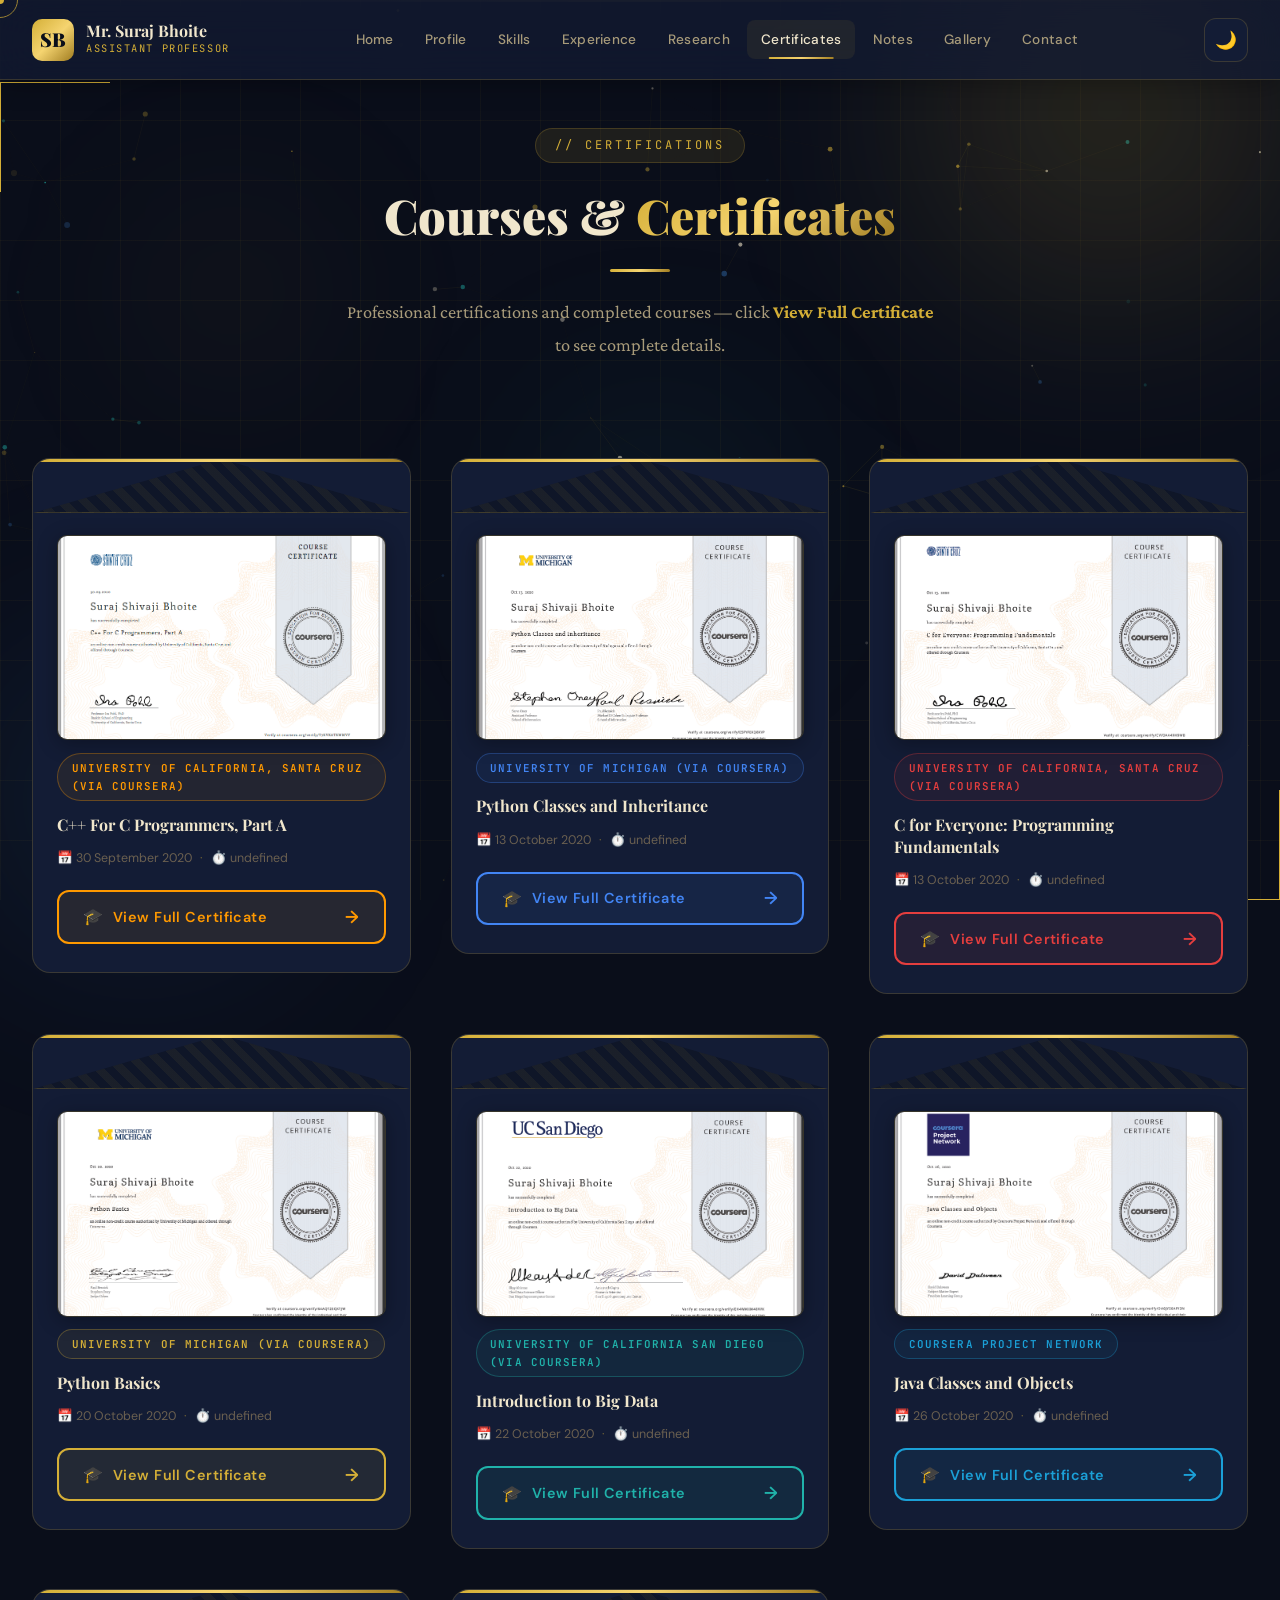
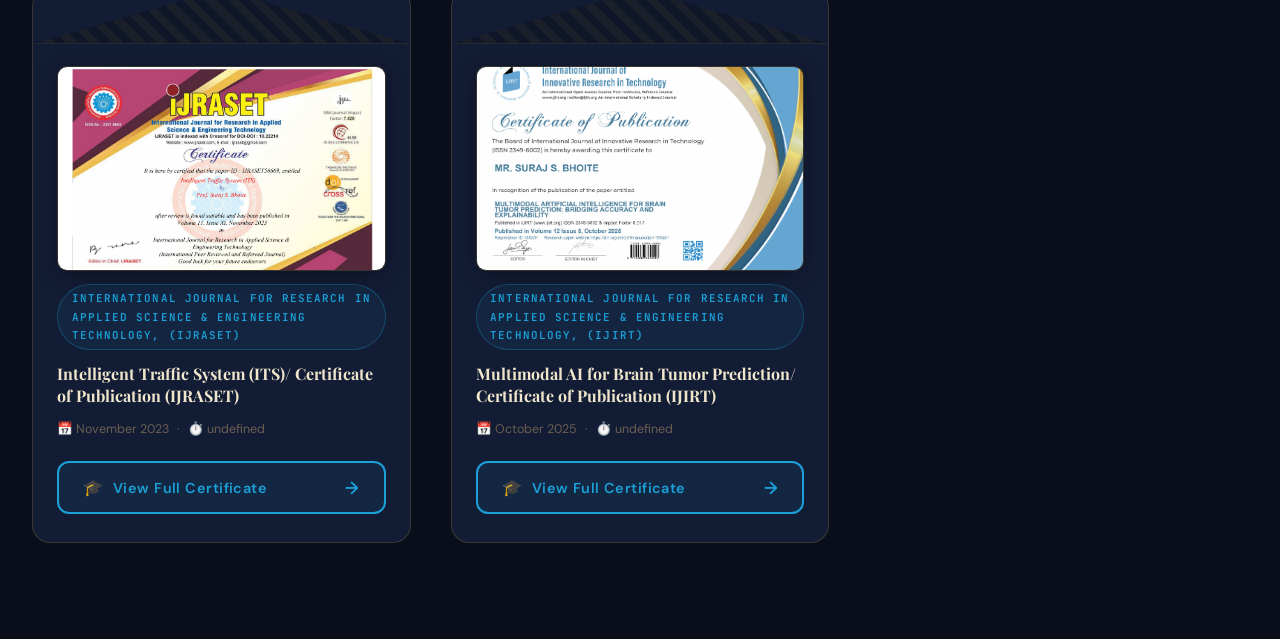
<file: courses.html>
<!DOCTYPE html>
<html lang="en" data-theme="dark">
<head>
  <meta charset="UTF-8" />
  <meta name="viewport" content="width=device-width, initial-scale=1.0" />
  <title>Courses & Certificates — Suraj Bhoite</title>
  <link rel="stylesheet" href="css/variables.css" />
  <link rel="stylesheet" href="css/global.css" />
  <link rel="stylesheet" href="css/navbar.css" />
  <link rel="stylesheet" href="css/cursor.css" />
  <link rel="stylesheet" href="css/bg-motion.css" />
  <link rel="icon" type="image/x-icon" href="fevicon.ico" />
  <style>
    /* ═══════════════════════════════════════
       HERO
    ═══════════════════════════════════════ */
    .courses-hero {
      padding: 8rem 0 4rem;
      text-align: center;
      position: relative;
    }

    /* ═══════════════════════════════════════
       COURSES GRID
    ═══════════════════════════════════════ */
    .courses-grid {
      display: grid;
      grid-template-columns: repeat(auto-fill, minmax(300px, 1fr));
      gap: 2.5rem;
      padding: 2rem 0 6rem;
    }

    /* ═══════════════════════════════════════
       ENVELOPE CARD  (always open)
    ═══════════════════════════════════════ */
    .cert-envelope {
      position: relative;
      border-radius: 18px;
      overflow: visible;
      transition: transform 0.35s ease, box-shadow 0.35s ease;
    }

    .cert-envelope:hover {
      transform: translateY(-6px);
    }

    /* ── Envelope body ── */
    .envelope-body {
      background: var(--bg-card);
      border: 1px solid var(--border-color);
      border-radius: 18px;
      overflow: hidden;
      position: relative;
      display: flex;
      flex-direction: column;
      transition: border-color 0.35s ease, box-shadow 0.35s ease;
    }

    .cert-envelope:hover .envelope-body {
      border-color: var(--border-strong);
      box-shadow: var(--shadow-gold);
    }

    /* ── Open flap at top (triangle pointing UP) ── */
    .open-flap {
      width: 100%;
      height: 54px;
      position: relative;
      background: var(--bg-secondary);
      border-bottom: 1px solid var(--border-color);
      /* triangle shape pointing upward */
      clip-path: polygon(0% 100%, 50% 0%, 100% 100%);
      /* diagonal stripe pattern */
      background-image: repeating-linear-gradient(
        45deg,
        transparent,
        transparent 8px,
        rgba(212, 175, 55, 0.06) 8px,
        rgba(212, 175, 55, 0.06) 16px
      );
      background-color: var(--bg-secondary);
      z-index: 2;
      margin-bottom: -2px;
    }

    /* Gold top border accent */
    .envelope-body::before {
      content: '';
      position: absolute;
      top: 0;
      left: 0;
      right: 0;
      height: 3px;
      background: var(--gradient-gold);
      z-index: 10;
    }

    /* ── Content area below flap ── */
    .open-peek {
      display: flex;
      flex-direction: column;
      align-items: center;
      padding: 1.5rem 1.5rem 1.75rem;
      gap: 0.8rem;
    }

    /* ── Certificate image ── */
    .cert-img-wrap {
      width: 100%;
      border-radius: 10px;
      overflow: hidden;
      border: 1px solid var(--border-color);
      box-shadow: 0 4px 20px rgba(0,0,0,0.3);
      aspect-ratio: 16/10;
      position: relative;
      background: var(--bg-secondary);
    }

    .cert-preview-img {
      width: 100%;
      height: 100%;
      object-fit: cover;
      display: block;
      transition: transform 0.5s ease;
    }

    .cert-envelope:hover .cert-preview-img {
      transform: scale(1.04);
    }

    .cert-img-fallback {
      width: 100%;
      height: 100%;
      display: flex;
      align-items: center;
      justify-content: center;
      min-height: 140px;
    }

    /* ── Org badge ── */
    .cert-org-badge {
      display: inline-flex;
      align-items: center;
      padding: 0.28rem 0.85rem;
      border-radius: 999px;
      border: 1px solid;
      font-family: var(--font-mono);
      font-size: 0.68rem;
      letter-spacing: 0.1em;
      text-transform: uppercase;
      font-weight: 600;
      align-self: flex-start;
    }

    /* ── Certificate title ── */
    .cert-peek-title {
      font-family: var(--font-display);
      font-size: 1rem;
      font-weight: 700;
      color: var(--text-primary);
      line-height: 1.35;
      width: 100%;
      text-align: left;
    }

    /* ── Date & validity row ── */
    .cert-validity-row {
      display: flex;
      align-items: center;
      gap: 0.5rem;
      flex-wrap: wrap;
      width: 100%;
      font-family: var(--font-sans);
      font-size: 0.78rem;
      color: var(--text-muted);
    }

    .cert-dot {
      color: var(--border-strong);
    }

    /* ══════════════════════════════════════════
       VIEW FULL CERTIFICATE BUTTON
    ══════════════════════════════════════════ */
    .cert-view-full-btn {
      width: 100%;
      display: flex;
      align-items: center;
      justify-content: center;
      gap: 0.6rem;
      margin-top: 0.5rem;
      padding: 0.85rem 1.5rem;
      border-radius: 12px;
      border: 2px solid;
      font-family: var(--font-sans);
      font-size: 0.9rem;
      font-weight: 600;
      letter-spacing: 0.03em;
      cursor: pointer;
      transition: all 0.3s ease;
      position: relative;
      overflow: hidden;
    }

    .cert-view-full-btn::before {
      content: '';
      position: absolute;
      inset: 0;
      background: rgba(255,255,255,0.08);
      transform: translateX(-100%);
      transition: transform 0.3s ease;
    }

    .cert-view-full-btn:hover::before {
      transform: translateX(0);
    }

    .cert-view-full-btn:hover {
      transform: translateY(-2px);
      box-shadow: 0 8px 24px rgba(0,0,0,0.2);
    }

    .cert-view-full-btn:active {
      transform: translateY(0);
    }

    .btn-icon {
      font-size: 1rem;
    }

    .btn-arrow {
      margin-left: auto;
      font-size: 1.1rem;
      transition: transform 0.3s ease;
    }

    .cert-view-full-btn:hover .btn-arrow {
      transform: translateX(4px);
    }

    /* ═══════════════════════════════════════
       MODAL
    ═══════════════════════════════════════ */
    .modal-overlay {
      position: fixed;
      inset: 0;
      background: rgba(0,0,0,0.88);
      backdrop-filter: blur(14px);
      z-index: 9000;
      display: flex;
      align-items: center;
      justify-content: center;
      opacity: 0;
      pointer-events: none;
      transition: opacity 0.35s ease;
    }

    .modal-overlay.active {
      opacity: 1;
      pointer-events: all;
    }

    .modal-box {
      background: var(--bg-card);
      border: 1px solid var(--border-strong);
      border-radius: 24px;
      padding: 3rem;
      max-width: 820px;
      width: 92%;
      max-height: 88vh;
      overflow-y: auto;
      transform: scale(0.92) translateY(18px);
      transition: transform 0.35s cubic-bezier(0.4,0,0.2,1);
      position: relative;
    }

    .modal-overlay.active .modal-box {
      transform: scale(1) translateY(0);
    }

    .modal-close {
      position: absolute;
      top: 1.4rem;
      right: 1.4rem;
      width: 36px;
      height: 36px;
      border-radius: 50%;
      background: var(--bg-secondary);
      border: 1px solid var(--border-color);
      color: var(--text-secondary);
      font-size: 1.1rem;
      display: flex;
      align-items: center;
      justify-content: center;
      cursor: pointer;
      transition: all 0.2s ease;
    }

    .modal-close:hover {
      color: var(--accent-gold);
      border-color: var(--accent-gold);
      transform: rotate(90deg);
    }

    /* Modal header layout */
    .cert-modal-header {
      display: flex;
      gap: 2rem;
      align-items: flex-start;
      margin-bottom: 2rem;
      flex-wrap: wrap;
    }

    /* Full certificate image in modal */
    .cert-modal-img-container {
      flex-shrink: 0;
      width: 300px;
      border-radius: 12px;
      overflow: hidden;
      border: 1px solid var(--border-color);
      box-shadow: var(--shadow-md);
    }

    .cert-modal-full-img {
      width: 100%;
      height: 200px;
      object-fit: cover;
      display: block;
    }

    .cert-modal-img-fallback {
      width: 300px;
      height: 200px;
      display: flex;
      align-items: center;
      justify-content: center;
      border-radius: 12px;
      border: 1px solid var(--border-color);
      flex-shrink: 0;
    }

    .cert-modal-info {
      flex: 1;
      min-width: 200px;
    }

    .cert-modal-org {
      font-family: var(--font-mono);
      font-size: 0.72rem;
      letter-spacing: 0.15em;
      text-transform: uppercase;
      font-weight: 600;
      margin-bottom: 0.5rem;
    }

    .cert-modal-title {
      font-family: var(--font-display);
      font-size: clamp(1.2rem, 2.5vw, 1.6rem);
      font-weight: 700;
      color: var(--text-primary);
      margin-bottom: 0.85rem;
      line-height: 1.3;
    }

    /* Details grid */
    .cert-modal-details {
      display: grid;
      grid-template-columns: 1fr 1fr;
      gap: 1rem;
      margin-bottom: 2rem;
      padding: 1.5rem;
      background: var(--bg-secondary);
      border-radius: 12px;
    }

    .cert-detail-label {
      font-family: var(--font-mono);
      font-size: 0.68rem;
      letter-spacing: 0.12em;
      text-transform: uppercase;
      color: var(--text-muted);
      margin-bottom: 0.3rem;
    }

    .cert-detail-value {
      font-family: var(--font-sans);
      font-size: 0.9rem;
      color: var(--text-primary);
      font-weight: 500;
    }

    /* Skills tags */
    .expertise-tags {
      display: flex;
      flex-wrap: wrap;
      gap: 0.6rem;
    }

    .expertise-tag {
      padding: 0.35rem 0.9rem;
      border-radius: 999px;
      font-family: var(--font-sans);
      font-size: 0.82rem;
      background: var(--bg-secondary);
      border: 1px solid var(--border-color);
      color: var(--text-secondary);
    }

    /* Verify button in modal */
    .cert-verify-btn {
      display: inline-flex;
      align-items: center;
      gap: 0.6rem;
      padding: 0.9rem 2rem;
      border-radius: 999px;
      color: #fff;
      font-family: var(--font-sans);
      font-size: 0.9rem;
      font-weight: 700;
      text-decoration: none;
      transition: all 0.3s ease;
      box-shadow: 0 4px 20px rgba(0,0,0,0.2);
    }

    .cert-verify-btn:hover {
      transform: translateY(-2px);
      box-shadow: 0 8px 30px rgba(0,0,0,0.3);
    }

    /* Page hint */
    .page-hint {
      text-align: center;
      font-family: var(--font-mono);
      font-size: 0.72rem;
      letter-spacing: 0.1em;
      color: var(--text-muted);
      margin-bottom: 0.5rem;
    }

    /* Responsive */
    @media (max-width: 900px) {
      .courses-grid { grid-template-columns: repeat(auto-fill, minmax(260px, 1fr)); gap: 2rem; }
    }

    @media (max-width: 600px) {
      .cert-modal-header { flex-direction: column; }
      .cert-modal-img-container,
      .cert-modal-img-fallback { width: 100%; }
      .cert-modal-details { grid-template-columns: 1fr; }
      .modal-box { padding: 1.75rem 1.25rem; }
    }

    @media (max-width: 480px) {
      .courses-grid { grid-template-columns: 1fr; }
    }
  </style>
</head>
<body>
  <div class="cursor-dot"></div>
  <div class="cursor-ring"></div>

  <!-- Live Motion Background -->
 <canvas id="particles-canvas"></canvas>
 <div class="motion-orb motion-orb-1"></div>
 <div class="motion-orb motion-orb-2"></div>
 <div class="motion-orb motion-orb-3"></div>
 <div class="motion-orb motion-orb-4"></div>
 <div class="motion-grid"></div>
 <div class="motion-scanline"></div>
 <div class="motion-corner motion-corner-tl"></div>
 <div class="motion-corner motion-corner-br"></div>

  <!-- Navbar -->
  <nav class="navbar scrolled" id="navbar">
    <div class="nav-inner">
      <a href="index.html" class="nav-logo">
        <div class="nav-logo-icon">SB</div>
        <div class="nav-logo-text">
          <span class="nav-logo-name">Mr. Suraj Bhoite</span>
          <span class="nav-logo-title">Assistant Professor</span>
        </div>
      </a>
      <div class="nav-links">
        <a href="index.html"      class="nav-link">Home</a>
        <a href="about.html"      class="nav-link">Profile</a>
        <a href="skills.html"     class="nav-link">Skills</a>
        <a href="experience.html" class="nav-link">Experience</a>
        <a href="research.html"   class="nav-link">Research</a>
        <a href="courses.html"    class="nav-link active">Certificates</a>
        <a href="notes.html"      class="nav-link">Notes</a>
        <a href="gallery.html"    class="nav-link">Gallery</a>
        <a href="contact.html"    class="nav-link">Contact</a>
      </div>
      <div class="nav-actions">
        <button class="theme-toggle">
          <span class="theme-icon-dark">🌙</span>
          <span class="theme-icon-light">☀️</span>
        </button>
        <button class="hamburger"><span></span><span></span><span></span></button>
      </div>
    </div>
  </nav>

  <div class="mobile-menu">
    <a href="index.html"      class="nav-link">🏠 Home</a>
    <a href="about.html"      class="nav-link">👤 Profile</a>
    <a href="skills.html"     class="nav-link">⚡ Skills</a>
    <a href="experience.html" class="nav-link">💼 Experience</a>
    <a href="research.html"   class="nav-link">🔬 Research</a>
    <a href="courses.html"    class="nav-link active">🎓 Certificates</a>
    <a href="notes.html"      class="nav-link">📒 Notes</a>
    <a href="gallery.html"    class="nav-link">🖼️ Gallery</a>
    <a href="contact.html"    class="nav-link">📬 Contact</a>
  </div>

  <!-- ═══════════ HERO ═══════════ -->
  <section class="courses-hero">
    <div class="container">
      <div class="reveal">
        <span class="section-tag">// Certifications</span>
        <h1 class="section-title" style="margin-top:0.5rem">
          Courses &amp; <span>Certificates</span>
        </h1>
        <div class="section-divider"></div>
        <p class="section-subtitle">
          Professional certifications and completed courses — click <strong style="color:var(--accent-gold);">View Full Certificate</strong> to see complete details.
        </p>
      </div>
    </div>
  </section>

  <!-- ═══════════ CERTIFICATES GRID ═══════════ -->
  <div class="container">
    <div class="courses-grid" id="certs-grid">
      <!-- Filled by courses.js -->
    </div>
  </div>

  <!-- ═══════════ MODAL ═══════════ -->
  <div class="modal-overlay" id="cert-modal">
    <div class="modal-box">
      <button class="modal-close">✕</button>
      <div class="cert-modal-content"></div>
    </div>
  </div>

  <script src="js/theme.js"></script>
  <script src="js/cursor.js"></script>
  <script src="js/navbar.js"></script>
  <script src="js/animations.js"></script>
  <script src="js/courses.js"></script>
  <script src="js/bg-motion.js"></script>
  <script>
    /* cursor hover for dynamic buttons */
    document.addEventListener('mouseover', (e) => {
      if (e.target.closest('.cert-view-full-btn, .cert-envelope, .modal-close, .cert-verify-btn')) {
        document.body.classList.add('cursor-hover');
      }
    });
    document.addEventListener('mouseout', (e) => {
      if (e.target.closest('.cert-view-full-btn, .cert-envelope, .modal-close, .cert-verify-btn')) {
        document.body.classList.remove('cursor-hover');
      }
    });
  </script>
</body>
</html>
</file>
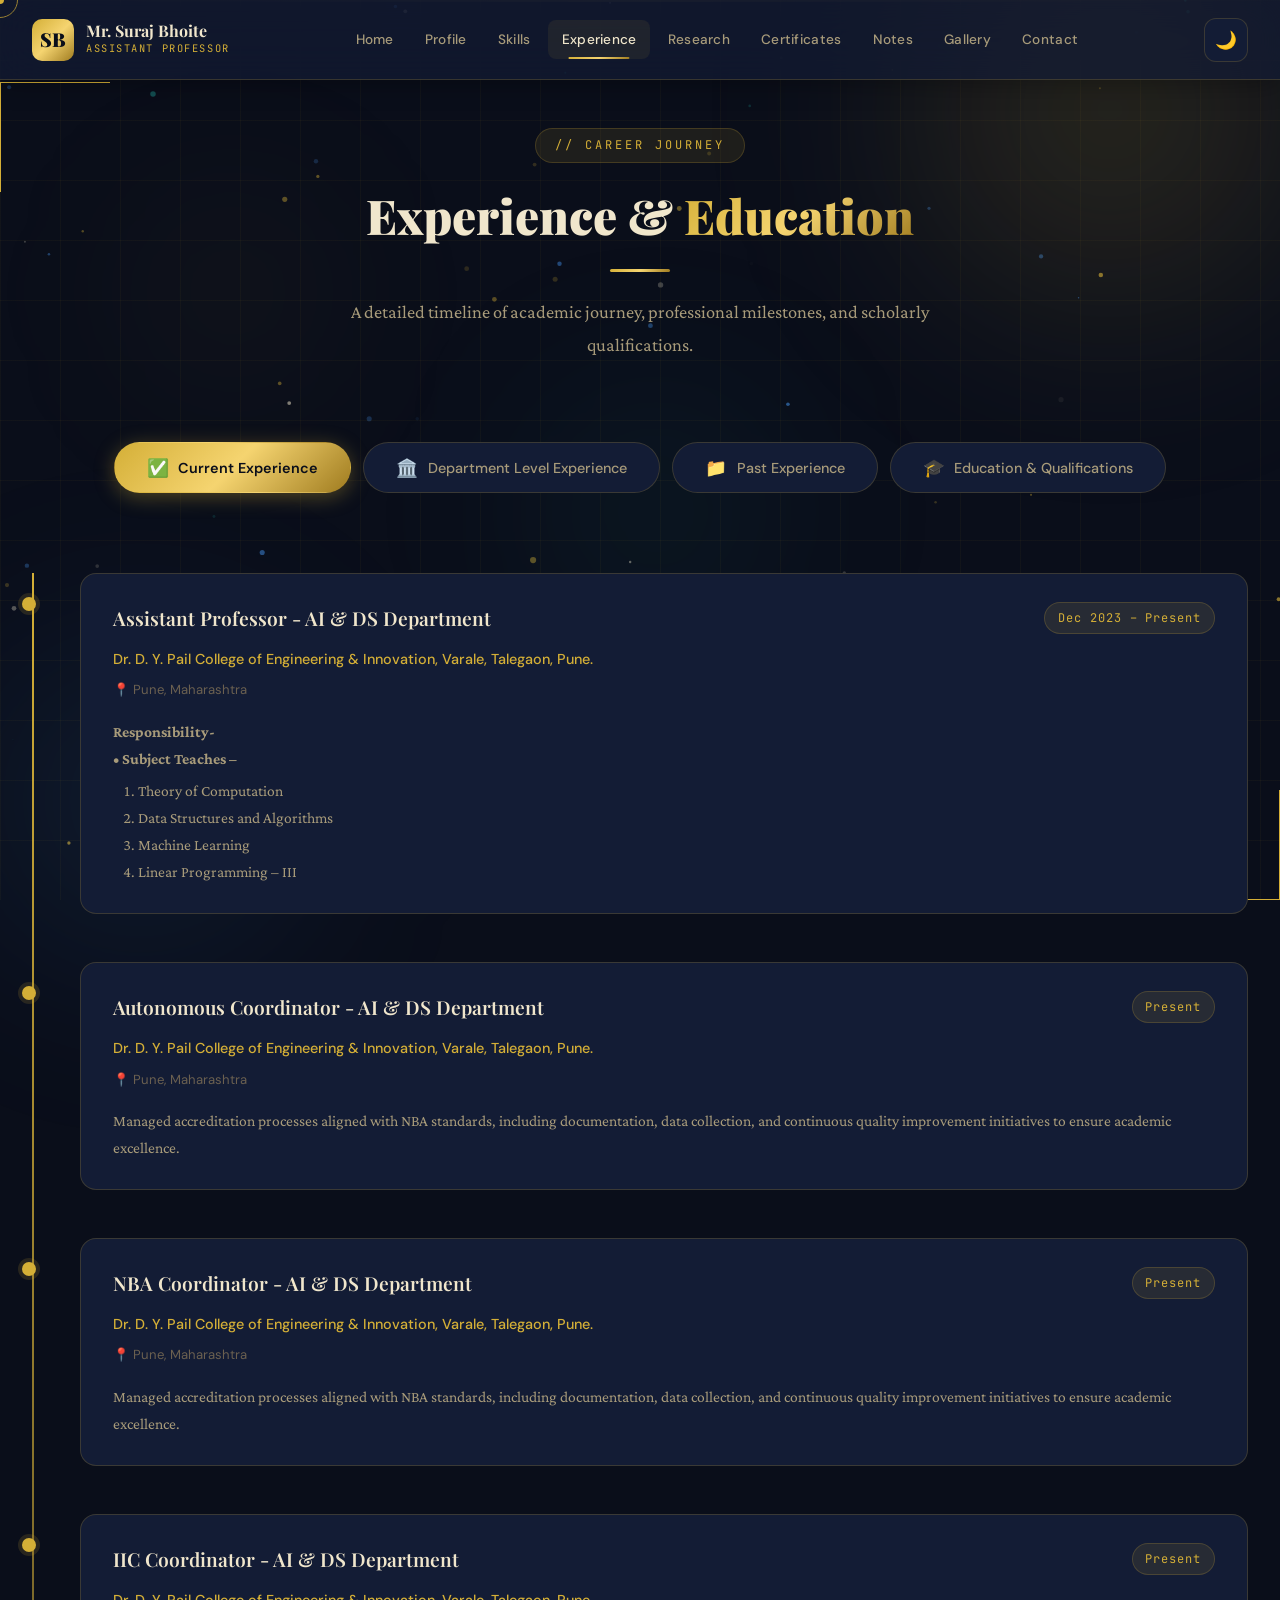
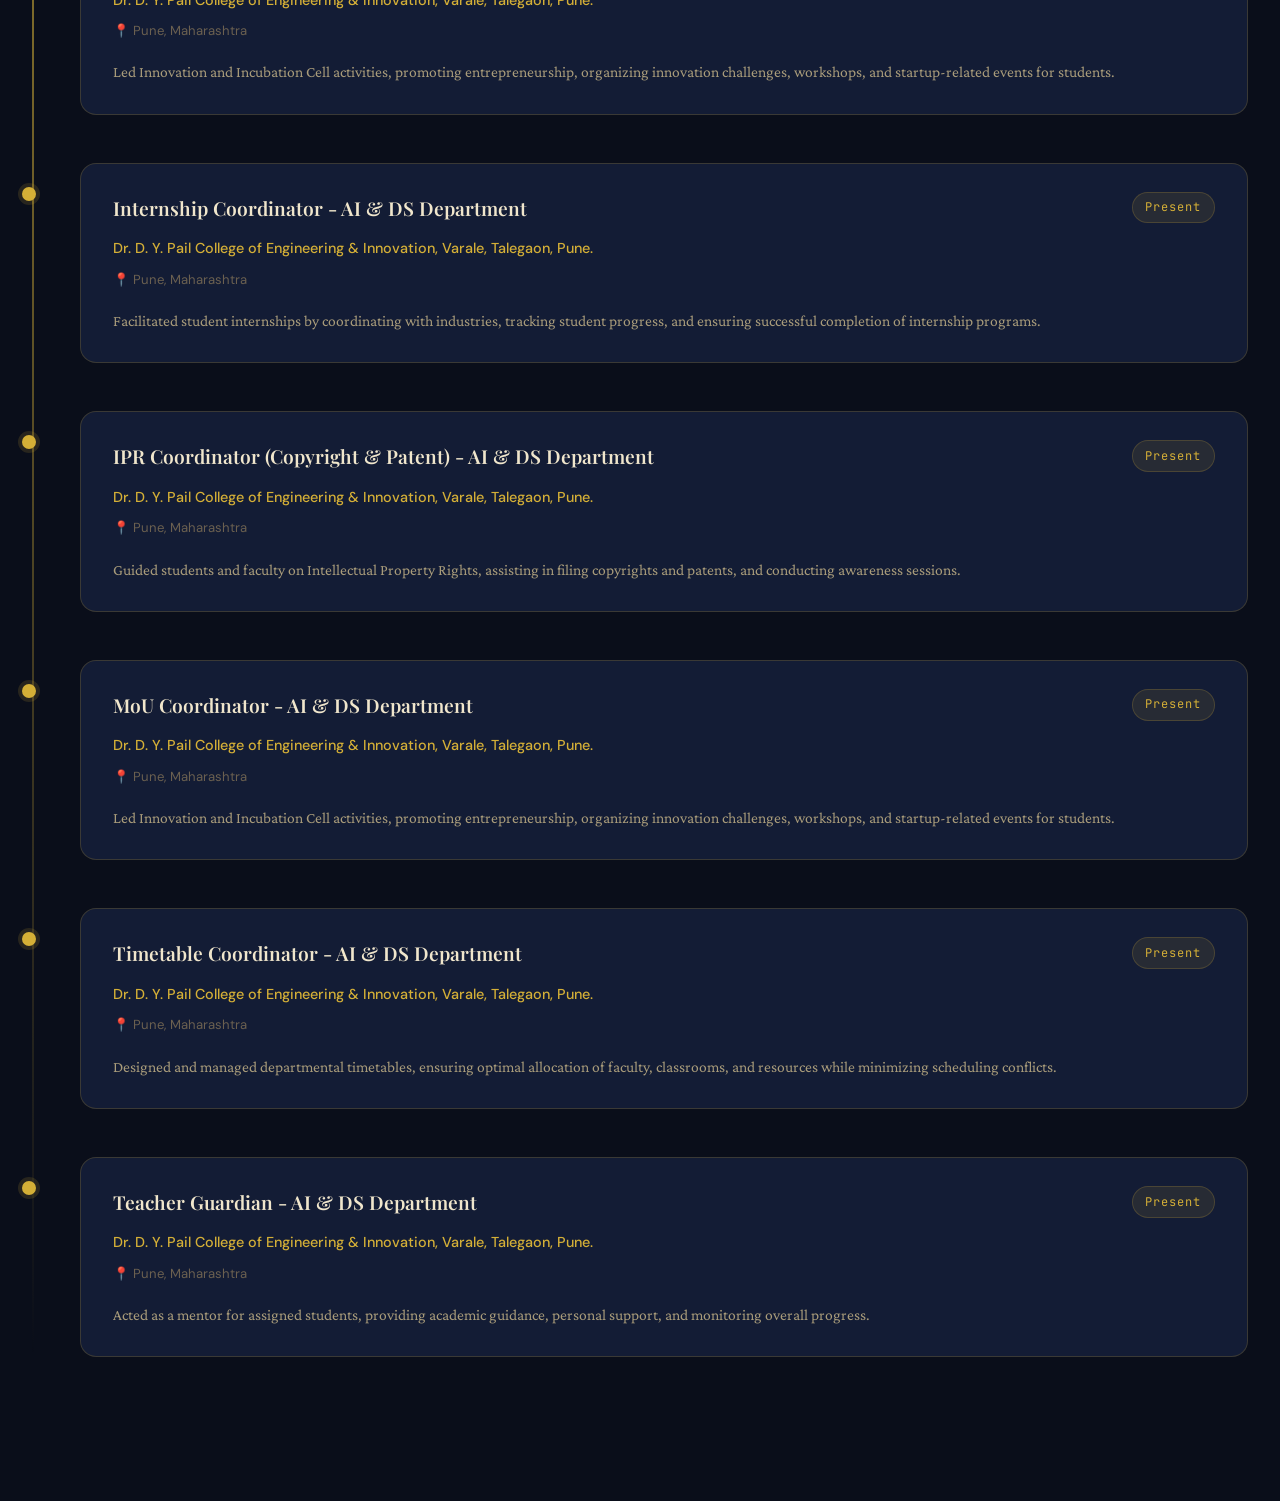
<file: experience.html>
<!DOCTYPE html>
<html lang="en" data-theme="dark">
<head>
  <meta charset="UTF-8" />
  <meta name="viewport" content="width=device-width, initial-scale=1.0" />
  <title>Experience — Suraj Bhoite</title>
  <link rel="stylesheet" href="css/variables.css" />
  <link rel="stylesheet" href="css/global.css" />
  <link rel="stylesheet" href="css/navbar.css" />
  <link rel="stylesheet" href="css/cursor.css" />
  <link rel="stylesheet" href="css/pages.css" />
  <link rel="stylesheet" href="css/bg-motion.css" />
  <link rel="icon" type="image/x-icon" href="fevicon.ico" />
</head>
<body>
  <div class="cursor-dot"></div>
  <div class="cursor-ring"></div>

  <!-- Live Motion Background -->
 <canvas id="particles-canvas"></canvas>
 <div class="motion-orb motion-orb-1"></div>
 <div class="motion-orb motion-orb-2"></div>
 <div class="motion-orb motion-orb-3"></div>
 <div class="motion-orb motion-orb-4"></div>
 <div class="motion-grid"></div>
 <div class="motion-scanline"></div>
 <div class="motion-corner motion-corner-tl"></div>
 <div class="motion-corner motion-corner-br"></div>

  <nav class="navbar scrolled" id="navbar">
    <div class="nav-inner">
      <a href="index.html" class="nav-logo">
        <div class="nav-logo-icon">SB</div>
        <div class="nav-logo-text">
          <span class="nav-logo-name">Mr. Suraj Bhoite</span>
          <span class="nav-logo-title">Assistant Professor</span>
        </div>
      </a>
      <div class="nav-links">
        <a href="index.html" class="nav-link">Home</a>
        <a href="about.html" class="nav-link">Profile</a>
        <a href="skills.html" class="nav-link">Skills</a>
        <a href="experience.html" class="nav-link active">Experience</a>
        <a href="research.html" class="nav-link">Research</a>
        <a href="courses.html" class="nav-link">Certificates</a>
        <a href="notes.html"   class="nav-link">Notes</a>
        <a href="gallery.html" class="nav-link">Gallery</a>
        <a href="contact.html" class="nav-link">Contact</a>
      </div>
      <div class="nav-actions">
        <button class="theme-toggle"><span class="theme-icon-dark">🌙</span><span class="theme-icon-light">☀️</span></button>
        <button class="hamburger"><span></span><span></span><span></span></button>
      </div>
    </div>
  </nav>
  <div class="mobile-menu">
    <a href="index.html" class="nav-link">🏠 Home</a>
    <a href="about.html" class="nav-link">👤 Profile</a>
    <a href="skills.html" class="nav-link">⚡ Skills</a>
    <a href="experience.html" class="nav-link active">💼 Experience</a>
    <a href="research.html" class="nav-link">🔬 Research</a>
    <a href="courses.html" class="nav-link">🎓 Certificates</a>
    <a href="notes.html"   class="nav-link">📒 Notes</a>
    <a href="gallery.html" class="nav-link">🖼️ Gallery</a>
    <a href="contact.html" class="nav-link">📬 Contact</a>
  </div>

  <!-- Hero -->
  <section class="experience-hero">
    <div class="container">
      <div class="reveal">
        <span class="section-tag">// Career Journey</span>
        <h1 class="section-title" style="margin-top:0.5rem">Experience & <span>Education</span></h1>
        <div class="section-divider"></div>
        <p class="section-subtitle">A detailed timeline of academic journey, professional milestones, and scholarly qualifications.</p>
      </div>
    </div>
  </section>

  <!-- Tab Buttons -->
  <div class="container" style="padding-bottom:1rem;">
    <div class="exp-tabs">
      <button class="exp-tab-btn" data-tab="tab-current">
        <span class="exp-tab-icon">✅</span> Current Experience
      </button>
      <button class="exp-tab-btn" data-tab="tab-academic">
        <span class="exp-tab-icon">🏛️</span> Department Level Experience
      </button>
      <button class="exp-tab-btn" data-tab="tab-past">
        <span class="exp-tab-icon">📁</span> Past Experience
      </button>
      <button class="exp-tab-btn" data-tab="tab-education">
        <span class="exp-tab-icon">🎓</span> Education & Qualifications
      </button>
    </div>
  </div>

  <!-- Timeline Panels -->
  <div class="container" style="padding-bottom:6rem;">

    <!-- Academic Experience -->
    <div class="timeline-panel" id="tab-academic">
      <div class="timeline">
        <div class="timeline-item current reveal delay-1">
          <div class="timeline-card">
            <div class="timeline-header">
              <div class="timeline-role">AMC Coordinator - AI & DS Department</div>
              <span class="timeline-period">2024 – 2025</span>
            </div>
            <div class="timeline-org">Dr. D. Y. Pail College of Engineering & Innovation, Varale, Talegaon, Pune.</div>
            <div class="timeline-location">📍 Pune, Maharashtra</div>
            <div class="timeline-description">
              Oversaw Annual Maintenance Contracts for departmental equipment and infrastructure, ensuring timely servicing and operational efficiency.
            </div>
          </div>
        </div>

        <div class="timeline-item reveal delay-2">
          <div class="timeline-card">
            <div class="timeline-header">
              <div class="timeline-role">TNP Coordinator (Training & Placement) - AI & DS Department</div>
              <span class="timeline-period">2024 – 2025</span>
            </div>
            <div class="timeline-org">Dr. D. Y. Pail College of Engineering & Innovation, Varale, Talegaon, Pune.</div>
            <div class="timeline-location">📍 Pune, Maharashtra</div>
            <div class="timeline-description">
              Taught advanced courses in Artificial Intelligence, Machine Learning, and Data Science for UG and PG programs. 
              Initiated the first AI Research Lab at the department with ₹15L seed funding. 
              Guided 3 PhD scholars to successful completion.
            </div>
          </div>
        </div>

        <div class="timeline-item reveal delay-3">
          <div class="timeline-card">
            <div class="timeline-header">
              <div class="timeline-role">Project Coordinator - AI & DS Department</div>
              <span class="timeline-period">2024 – 2025</span>
            </div>
            <div class="timeline-org">Dr. D. Y. Pail College of Engineering & Innovation, Varale, Talegaon, Pune.</div>
            <div class="timeline-location">📍 Pune, Maharashtra</div>
            <div class="timeline-description">
              Delivered foundational and intermediate courses in Data Structures, Algorithms, Operating Systems, 
              and Computer Networks. Supervised 60+ BE/ME projects. Actively participated in departmental committees 
              and started publishing research in international journals.
            </div>
          </div>
        </div>

        <div class="timeline-item reveal delay-3">
          <div class="timeline-card">
            <div class="timeline-header">
              <div class="timeline-role">S4DS Coordinator - AI & DS Department</div>
              <span class="timeline-period">2024 – 2025</span>
            </div>
            <div class="timeline-org">Dr. D. Y. Pail College of Engineering & Innovation, Varale, Talegaon, Pune.</div>
            <div class="timeline-location">📍 Pune, Maharashtra</div>
            <div class="timeline-description">
              Managed activities related to S4DS (Student/Skill Development Society), organizing programs aimed at enhancing technical and soft skills.
            </div>
          </div>
        </div>

        <div class="timeline-item reveal delay-3">
          <div class="timeline-card">
            <div class="timeline-header">
              <div class="timeline-role">Conference Coordinator - AI & DS Department</div>
              <span class="timeline-period">2024 – 2025</span>
            </div>
            <div class="timeline-org">Dr. D. Y. Pail College of Engineering & Innovation, Varale, Talegaon, Pune.</div>
            <div class="timeline-location">📍 Pune, Maharashtra</div>
            <div class="timeline-description">
              Organized academic conferences, managing logistics, communication, and coordination with speakers, participants, and committees.
            </div>
          </div>
        </div>
      </div>
    </div>

    <!-- Current Experience -->
    <div class="timeline-panel" id="tab-current">
      <div class="timeline">
        <div class="timeline-item current reveal delay-1">
          <div class="timeline-card">
            <div class="timeline-header">
              <div class="timeline-role">Assistant Professor - AI & DS Department</div>
              <span class="timeline-period"> Dec 2023 – Present</span>
            </div>
            <div class="timeline-org">Dr. D. Y. Pail College of Engineering & Innovation, Varale, Talegaon, Pune.</div>
            <div class="timeline-location">📍 Pune, Maharashtra</div>
           <div class="timeline-description">
              <b>Responsibility-</b><br>
              <b>• Subject Teaches –</b>
             <ol style="margin-top: 5px; padding-left: 25px;">
               <li>Theory of Computation</li>
               <li>Data Structures and Algorithms</li>
               <li>Machine Learning</li>
               <li>Linear Programming – III</li>
              </ol>
            </div>
          </div>
        </div>

        <div class="timeline-item current reveal delay-2">
          <div class="timeline-card">
            <div class="timeline-header">
              <div class="timeline-role">Autonomous Coordinator - AI & DS Department</div>
              <span class="timeline-period">Present</span>
            </div>
            <div class="timeline-org">Dr. D. Y. Pail College of Engineering & Innovation, Varale, Talegaon, Pune.</div>
            <div class="timeline-location">📍 Pune, Maharashtra</div>
            <div class="timeline-description">
              Managed accreditation processes aligned with NBA standards, including documentation, data collection, and continuous quality improvement initiatives to ensure academic excellence.
            </div>
          </div>
        </div>

        <div class="timeline-item current reveal delay-2">
          <div class="timeline-card">
            <div class="timeline-header">
              <div class="timeline-role">NBA Coordinator - AI & DS Department</div>
              <span class="timeline-period">Present</span>
            </div>
            <div class="timeline-org">Dr. D. Y. Pail College of Engineering & Innovation, Varale, Talegaon, Pune.</div>
            <div class="timeline-location">📍 Pune, Maharashtra</div>
            <div class="timeline-description">
              Managed accreditation processes aligned with NBA standards, including documentation, data collection, and continuous quality improvement initiatives to ensure academic excellence.
            </div>
          </div>
        </div>

        <div class="timeline-item current reveal delay-3">
          <div class="timeline-card">
            <div class="timeline-header">
              <div class="timeline-role">IIC Coordinator - AI & DS Department</div>
              <span class="timeline-period">Present</span>
            </div>
            <div class="timeline-org">Dr. D. Y. Pail College of Engineering & Innovation, Varale, Talegaon, Pune.</div>
            <div class="timeline-location">📍 Pune, Maharashtra</div>
            <div class="timeline-description">
              Led Innovation and Incubation Cell activities, promoting entrepreneurship, organizing innovation challenges, workshops, and startup-related events for students.
            </div>
          </div>
        </div>

        <div class="timeline-item current reveal delay-4">
          <div class="timeline-card">
            <div class="timeline-header">
              <div class="timeline-role">Internship Coordinator - AI & DS Department</div>
              <span class="timeline-period">Present</span>
            </div>
            <div class="timeline-org">Dr. D. Y. Pail College of Engineering & Innovation, Varale, Talegaon, Pune.</div>
            <div class="timeline-location">📍 Pune, Maharashtra</div>
            <div class="timeline-description">
              Facilitated student internships by coordinating with industries, tracking student progress, and ensuring successful completion of internship programs.
            </div>
          </div>
        </div>

        <div class="timeline-item current reveal delay-3">
          <div class="timeline-card">
            <div class="timeline-header">
              <div class="timeline-role">IPR Coordinator (Copyright & Patent) - AI & DS Department</div>
              <span class="timeline-period">Present</span>
            </div>
            <div class="timeline-org">Dr. D. Y. Pail College of Engineering & Innovation, Varale, Talegaon, Pune.</div>
            <div class="timeline-location">📍 Pune, Maharashtra</div>
            <div class="timeline-description">
              Guided students and faculty on Intellectual Property Rights, assisting in filing copyrights and patents, and conducting awareness sessions.
            </div>
          </div>
        </div>

        <div class="timeline-item current reveal delay-3">
          <div class="timeline-card">
            <div class="timeline-header">
              <div class="timeline-role">MoU Coordinator - AI & DS Department</div>
              <span class="timeline-period">Present</span>
            </div>
            <div class="timeline-org">Dr. D. Y. Pail College of Engineering & Innovation, Varale, Talegaon, Pune.</div>
            <div class="timeline-location">📍 Pune, Maharashtra</div>
            <div class="timeline-description">
              Led Innovation and Incubation Cell activities, promoting entrepreneurship, organizing innovation challenges, workshops, and startup-related events for students.
            </div>
          </div>
        </div>

        <div class="timeline-item current reveal delay-3">
          <div class="timeline-card">
            <div class="timeline-header">
              <div class="timeline-role">Timetable Coordinator - AI & DS Department</div>
              <span class="timeline-period">Present</span>
            </div>
            <div class="timeline-org">Dr. D. Y. Pail College of Engineering & Innovation, Varale, Talegaon, Pune.</div>
            <div class="timeline-location">📍 Pune, Maharashtra</div>
            <div class="timeline-description">
              Designed and managed departmental timetables, ensuring optimal allocation of faculty, classrooms, and resources while minimizing scheduling conflicts.
            </div>
          </div>
        </div>

        <div class="timeline-item current reveal delay-3">
          <div class="timeline-card">
            <div class="timeline-header">
              <div class="timeline-role">Teacher Guardian - AI & DS Department</div>
              <span class="timeline-period">Present</span>
            </div>
            <div class="timeline-org">Dr. D. Y. Pail College of Engineering & Innovation, Varale, Talegaon, Pune.</div>
            <div class="timeline-location">📍 Pune, Maharashtra</div>
            <div class="timeline-description">
              Acted as a mentor for assigned students, providing academic guidance, personal support, and monitoring overall progress.
            </div>
          </div>
        </div>
      </div>
    </div>

    <!-- Past Experience -->
    <div class="timeline-panel" id="tab-past">
      <div class="timeline">
        <div class="timeline-item reveal delay-1">
          <div class="timeline-card">
            <div class="timeline-header">
              <div class="timeline-role">Assistant Professor</div>
              <span class="timeline-period">July 2023 – Nov 2023</span>
            </div>
            <div class="timeline-org">SBM College of Engineering, Pune </div>
            <div class="timeline-location">📍 Pune, Maharashtra</div>
            <div class="timeline-description">
              <b>Responsibility:</b><br>
              <b>• Subject Teaches –</b>
              <ol style="margin: 5px 0 15px 28px; padding: 0;">
                <li>Theory of Computation</li>
                <li>Design and Analysis of Algorithms</li>
                <li>LP – III</li>
              </ol>
              <b>• SPPU Examination Work:</b>
              <div style="margin-left: 20px; margin-top: 5px;">
                Paper Setter and Examiner in Design and Analysis of Algorithms Course (Theory, 2019 Pat.)
              </div>
            </div>
          </div>
        </div>

        <div class="timeline-item reveal delay-2">
          <div class="timeline-card">
            <div class="timeline-header">
              <div class="timeline-role">Assistant Professor</div>
              <span class="timeline-period">March 2022 – June 2023</span>
            </div>
            <div class="timeline-org">PES Modern College of Engineering, Pune</div>
            <div class="timeline-location">📍 Pune, Maharashtra</div>
            <div class="timeline-description" style="line-height: 1.6;">
              <b>Responsibility:</b><br>
              <b>• Subject Teaches –</b>
              <ol style="margin: 5px 0 15px 25px; padding: 0;">
                <li>Theory of Computation.</li>
                <li>Data Structures and Algorithms.</li>
                <li>Machine Learning.</li>
                <li>LP – III.</li>
              </ol>
              <b>• Portfolio:</b>
              <ol style="margin: 5px 0 0 25px; padding: 0;">
                <li>CSI Student Chapter Coordinator.</li>
                <li>IPR Coordinator.</li>
                <li>ED Cell Coordinator.</li>
                <li>NAAC Criteria 3 as Supporting Staff.</li>
              </ol>
            </div>
          </div>
        </div>

        <div class="timeline-item reveal delay-3">
          <div class="timeline-card">
            <div class="timeline-header">
              <div class="timeline-role">Assistant Professor</div>
              <span class="timeline-period">Sep 2021 – March 2022</span>
            </div>
            <div class="timeline-org">SRTTC Faculty of Engineering (VIT Kamshet), Pune</div>
            <div class="timeline-location">📍 Pune, Maharashtra</div>
            <div class="timeline-description" style="line-height: 1.6;">
              <b>Responsibility:</b><br>
              <b>• Subject Teaches –</b>
              <ol style="margin: 5px 0 15px 28px; padding: 0;">
                <li>Theory of Computation.</li>
                <li>Digital Electronics and Logic Design</li>
              </ol>
              <b>• Portfolio:</b>
              <ol style="margin: 5px 0 0 28px; padding: 0;">
                <li>Departmental Internal Examination (Unit Test, Prelim).</li>
                <li>Departmental Time Table coordinator.</li>
                <li>Academic Feedback Coordinator.</li>
              </ol>
            </div>
          </div>
        </div>

        <div class="timeline-item reveal delay-2">
          <div class="timeline-card">
            <div class="timeline-header">
              <div class="timeline-role">Assistant Professor</div>
              <span class="timeline-period">Sep 2020 – May 2021</span>
            </div>
            <div class="timeline-org">Vidya Pratishthan's Kamalnayan Bajaj Institute of Engineering and Technology, Baramati, Pune.</div>
            <div class="timeline-location">📍 Pune, Maharashtra</div>
            <div class="timeline-description" style="line-height: 1.6;">
              <b>Responsibility:</b><br>
              <b>• Subject Teaches –</b>
              <ol style="margin: 5px 0 15px 28px; padding: 0;">
                <li>Object Oriented Programming.</li>
                <li>Object Oriented Programming Lab.</li>
              </ol>
              <b>• NBA Criteria 3 (Supporting Staff).</b>
            </div>
          </div>
        </div>

        <div class="timeline-item reveal delay-2">
          <div class="timeline-card">
            <div class="timeline-header">
              <div class="timeline-role">Assistant Professor</div>
              <span class="timeline-period">July 2019 – Sep 2020</span>
            </div>
            <div class="timeline-org">SMSMPITR, Akluj, Solapur</div>
            <div class="timeline-location">📍 Solapur, Maharashtra</div>
            <div class="timeline-description" style="line-height: 1.6;">
              <b>Responsibility:</b><br>
              <b>• Subject Teaches –</b>
              <ol type="I" style="margin: 5px 0 15px 35px; padding: 0;">
                <li>Design and Analysis of Algorithm</li>
                <li>Theory of Computation</li>
              </ol>
              <b>• Activity Coordinator.</b><br>
              <b style="display: block; margin-top: 10px;">• Worked as IT Coordinator for Solapur University Exam Oct/Nov 2019.</b>
            </div>
          </div>
        </div>

        <div class="timeline-item reveal delay-2">
          <div class="timeline-card">
            <div class="timeline-header">
              <div class="timeline-role"> Junior Software Developer </div>
              <span class="timeline-period">Sep 2016 – Aug 2017</span>
            </div>
            <div class="timeline-org">Curiosity Automation PVT. LTD </div>
            <div class="timeline-location">📍 Pune, Maharashtra</div>
          </div>
        </div>
      </div>
    </div>
  

    <!-- Education & Qualifications -->
    <div class="timeline-panel" id="tab-education">
      <div class="timeline">
        <div class="timeline-item reveal delay-1">
          <div class="timeline-card">
            <div class="timeline-header">
              <div class="timeline-role">Doctor of Philosophy (Ph.D) — Artificial Intelligence & Machine Learning</div>
              <span class="timeline-period">Pursuing</span>
            </div>
            <div class="timeline-org">Symbiosis Institute of Technology, Pune<br>Symbiosis International Deemed University </div>
            <div class="timeline-location">📍 Pune, Maharashtra</div>
            <div class="timeline-description">
              <strong>Thesis:</strong> "Adaptive Deep Learning Frameworks for Intelligent Educational Assessment Systems" <br/>
              Grade: Distinction <br/>
            </div>
            <div class="timeline-tags"><span class="timeline-tag">Artificial Intelligence</span><span class="timeline-tag">Deep Learning</span></div>
          </div>
        </div>

        <div class="timeline-item reveal delay-2">
          <div class="timeline-card">
            <div class="timeline-header">
              <div class="timeline-role">M.Tech — Computer Engineering</div>
              <span class="timeline-period">2017 – 2019</span>
            </div>
            <div class="timeline-org">G. H. Raisoni College of Engineering and Management, Wagholi<br>"An Autonomous Institute & Affiliated to Savitribai Phule Pune University”</div>
            <div class="timeline-location">📍 Pune, Maharashtra</div>
            <div class="timeline-description">
              <strong>Dissertation:</strong> “Descriptive Clustering of Documents on the Basis of Predictive Network" <br/>
              CGPA: 7.68 / 10 | First Class<br/>
            </div>
            <div class="timeline-tags"><span class="timeline-tag">Machine Learning</span><span class="timeline-tag">7.68 CGPA</span></div>
          </div>
        </div>

        <div class="timeline-item reveal delay-3">
          <div class="timeline-card">
            <div class="timeline-header">
              <div class="timeline-role">B.E. — Computer Engineering</div>
              <span class="timeline-period">2012 – 2016</span>
            </div>
            <div class="timeline-org">SB Patil College of Engineering, Indapur<br>Savitribai Phule Pune University, Pune</div>
            <div class="timeline-location">📍 Indapur, Maharashtra</div>
            <div class="timeline-description">
              <strong>Final Year Project:</strong> " Enhanced Translating Relational Queries Into Spreadsheets." <br/>
              Aggregate: 64% | First Class <br/>
            </div>
            <div class="timeline-tags"><span class="timeline-tag">B.E. CSE</span><span class="timeline-tag">64% Aggregate</span></div>
          </div>
        </div>

        <div class="timeline-item reveal delay-4">
          <div class="timeline-card">
            <div class="timeline-header">
              <div class="timeline-role">HSC (Science) — 12th Grade</div>
              <span class="timeline-period">2010 – 2012</span>
            </div>
            <div class="timeline-org">Fergusson College, Pune</div>
            <div class="timeline-location">📍 Pune, Maharashtra</div>
            <div class="timeline-description">
              Maharashtra HSC Board | Stream: Science (PCM + CS) | Score: 91.2% <br/>
              State rank holder in Mathematics. Active participant in Science Olympiad at national level.
            </div>
        </div>
      </div>
    </div>

  </div>

  <script src="js/theme.js"></script>
  <script src="js/cursor.js"></script>
  <script src="js/navbar.js"></script>
  <script src="js/animations.js"></script>
  <script src="js/experience.js"></script>
  <script src="js/bg-motion.js"></script>
</body>
</html>
</file>
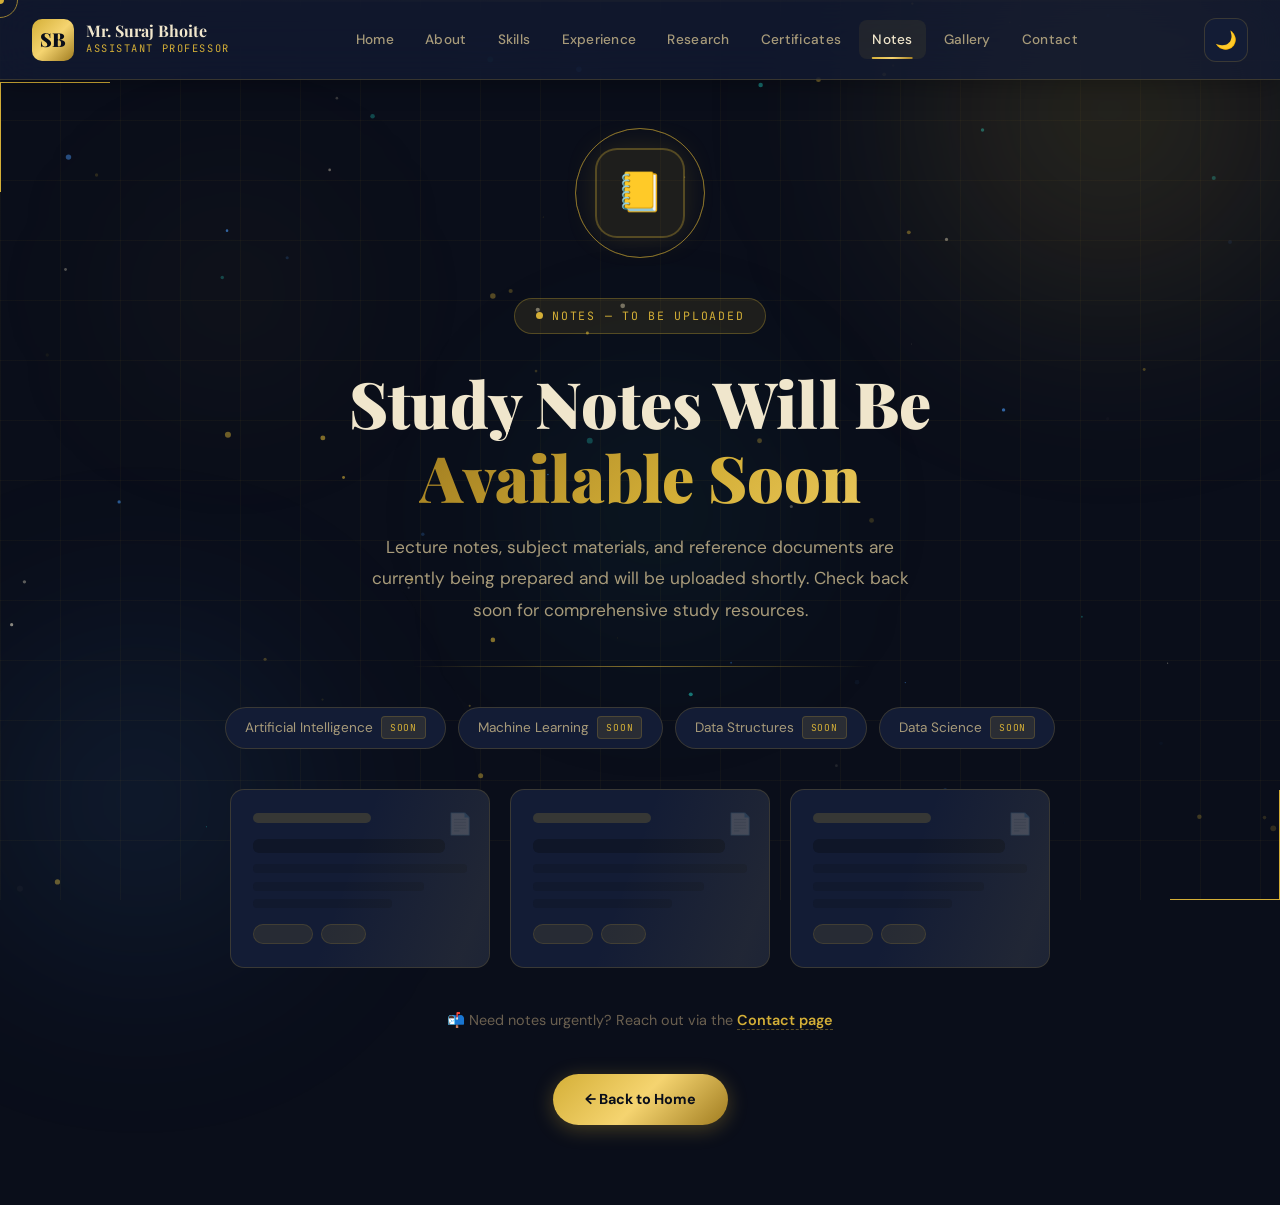
<file: notes.html>
<!DOCTYPE html>
<html lang="en" data-theme="dark">
<head>
  <meta charset="UTF-8" />
  <meta name="viewport" content="width=device-width, initial-scale=1.0" />
  <title>Notes — Suraj Bhoite</title>
  <link rel="preconnect" href="https://fonts.googleapis.com" />
  <link rel="preconnect" href="https://fonts.gstatic.com" crossorigin />
  <link href="https://fonts.googleapis.com/css2?family=Playfair+Display:ital,wght@0,700;0,900;1,400&family=DM+Sans:wght@300;400;500;600&family=JetBrains+Mono:wght@400;500&display=swap" rel="stylesheet" />
  <link rel="stylesheet" href="css/variables.css" />
  <link rel="stylesheet" href="css/global.css" />
  <link rel="stylesheet" href="css/navbar.css" />
  <link rel="stylesheet" href="css/cursor.css" />
  <link rel="stylesheet" href="css/bg-motion.css" />
  <link rel="icon" type="image/x-icon" href="fevicon.ico" />
  <style>

    /* ══════════════════════════════════════
       PAGE SHELL
    ══════════════════════════════════════ */
    body { background: var(--bg-primary); }

    .notes-page {
      min-height: 100vh;
      display: flex;
      flex-direction: column;
      align-items: center;
      justify-content: center;
      padding: calc(var(--nav-height) + 3rem) 2rem 5rem;
      position: relative;
      z-index: 1;
      text-align: center;
    }

    /* ══════════════════════════════════════
       FLOATING NOTEBOOK ICON
    ══════════════════════════════════════ */
    .notes-icon-wrap {
      position: relative;
      width: 130px;
      height: 130px;
      display: flex;
      align-items: center;
      justify-content: center;
      margin: 0 auto 2.5rem;
    }

    /* pulse rings */
    .pulse-ring {
      position: absolute;
      border-radius: 50%;
      border: 1.5px solid rgba(212,175,55,0.4);
      animation: ringExpand 2.8s ease-out infinite;
    }

    .pulse-ring-1 { width:130px; height:130px; animation-delay:0s;    }
    .pulse-ring-2 { width:130px; height:130px; animation-delay:0.9s;  opacity:.65; }
    .pulse-ring-3 { width:130px; height:130px; animation-delay:1.8s;  opacity:.4;  }

    @keyframes ringExpand {
      0%   { transform:scale(0.7); opacity:0.9; }
      100% { transform:scale(2.4); opacity:0;   }
    }

    /* icon circle */
    .notes-icon-circle {
      width: 90px;
      height: 90px;
      border-radius: 22px;
      background: rgba(212,175,55,0.1);
      border: 2px solid rgba(212,175,55,0.3);
      display: flex;
      align-items: center;
      justify-content: center;
      font-size: 2.4rem;
      position: relative;
      z-index: 2;
      animation: iconFloat 4s ease-in-out infinite;
      box-shadow: 0 0 30px rgba(212,175,55,0.15);
    }

    @keyframes iconFloat {
      0%,100% { transform:translateY(0);     }
      50%      { transform:translateY(-10px); }
    }

    /* ══════════════════════════════════════
       STATUS BADGE
    ══════════════════════════════════════ */
    .cs-badge {
      display: inline-flex;
      align-items: center;
      gap: 0.6rem;
      padding: 0.45rem 1.3rem;
      background: rgba(212,175,55,0.1);
      border: 1px solid rgba(212,175,55,0.3);
      border-radius: 999px;
      font-family: 'JetBrains Mono', monospace;
      font-size: 0.72rem;
      letter-spacing: 0.15em;
      text-transform: uppercase;
      color: var(--accent-gold);
      margin-bottom: 2rem;
    }

    .cs-dot {
      width: 7px; height: 7px;
      border-radius: 50%;
      background: var(--accent-gold);
      animation: dotBlink 1.4s ease-in-out infinite;
    }

    @keyframes dotBlink {
      0%,100% { opacity:1;  transform:scale(1);   }
      50%      { opacity:.3; transform:scale(0.7); }
    }

    /* ══════════════════════════════════════
       MAIN HEADING
    ══════════════════════════════════════ */
    .cs-heading {
      font-family: 'Playfair Display', Georgia, serif;
      font-size: clamp(2.2rem, 6vw, 4rem);
      font-weight: 900;
      color: var(--text-primary);
      line-height: 1.15;
      margin-bottom: 1.2rem;
    }

    .cs-heading .gold {
      background: linear-gradient(135deg, #a07c20, #d4af37, #f5d470, #d4af37);
      background-size: 200% auto;
      -webkit-background-clip: text;
      -webkit-text-fill-color: transparent;
      background-clip: text;
      animation: shimmerGold 4s linear infinite;
    }

    @keyframes shimmerGold {
      0%   { background-position:0%   center; }
      100% { background-position:200% center; }
    }

    /* ══════════════════════════════════════
       SUBTEXT
    ══════════════════════════════════════ */
    .cs-sub {
      font-family: 'DM Sans', sans-serif;
      font-size: 1.08rem;
      color: var(--text-secondary);
      max-width: 580px;
      margin: 0 auto 2.5rem;
      line-height: 1.8;
    }

    /* ══════════════════════════════════════
       DIVIDER
    ══════════════════════════════════════ */
    .cs-divider {
      width: 0;
      height: 1px;
      background: linear-gradient(90deg, transparent, rgba(212,175,55,0.6), transparent);
      margin: 0 auto 2.5rem;
      animation: divExpand 1.2s ease 0.5s forwards;
    }

    @keyframes divExpand {
      to { width: min(460px, 70vw); }
    }

    /* ══════════════════════════════════════
       SKELETON NOTE CARDS
    ══════════════════════════════════════ */
    .skeleton-grid {
      display: grid;
      grid-template-columns: repeat(3, 1fr);
      gap: 1.25rem;
      max-width: 820px;
      width: 100%;
      margin: 0 auto 2.5rem;
    }

    @media (max-width:700px) {
      .skeleton-grid { grid-template-columns: 1fr; max-width:360px; }
      .skeleton-card:nth-child(2),
      .skeleton-card:nth-child(3) { display:none; }
    }

    .skeleton-card {
      background: var(--bg-card);
      border: 1px solid var(--border-color);
      border-radius: 14px;
      padding: 1.4rem;
      position: relative;
      overflow: hidden;
      animation: cardFloat ease-in-out infinite;
    }

    .skeleton-card:nth-child(1) { animation-duration:4s;   animation-delay:0s;   }
    .skeleton-card:nth-child(2) { animation-duration:5s;   animation-delay:0.7s; }
    .skeleton-card:nth-child(3) { animation-duration:4.5s; animation-delay:1.4s; }

    @keyframes cardFloat {
      0%,100% { transform:translateY(0);   opacity:.55; }
      50%      { transform:translateY(-6px);opacity:.85; }
    }

    /* shimmer sweep */
    .skeleton-card::after {
      content: '';
      position: absolute;
      inset: 0;
      background: linear-gradient(
        110deg,
        transparent 25%,
        rgba(212,175,55,0.07) 50%,
        transparent 75%
      );
      background-size: 200% 100%;
      animation: shimmerSweep 2.8s linear infinite;
    }

    @keyframes shimmerSweep {
      0%   { background-position:200% 0; }
      100% { background-position:-200% 0; }
    }

    /* skeleton lines */
    .sk-subject {
      height: 10px; width: 55%;
      background: rgba(212,175,55,0.18);
      border-radius: 999px;
      margin-bottom: 1rem;
    }

    .sk-title {
      height: 14px; width: 90%;
      background: var(--bg-secondary);
      border-radius: 6px;
      margin-bottom: 0.7rem;
    }

    .sk-line { height: 9px; background: var(--bg-secondary); border-radius: 4px; margin-bottom: 0.55rem; opacity:.55; }
    .sk-l1 { width:100%; }
    .sk-l2 { width:80%;  }
    .sk-l3 { width:65%;  }

    .sk-footer {
      display: flex;
      gap: 0.5rem;
      margin-top: 1rem;
    }

    .sk-chip {
      height: 20px; width: 60px;
      background: rgba(212,175,55,0.1);
      border-radius: 999px;
      border: 1px solid rgba(212,175,55,0.15);
    }

    .sk-chip-sm { width: 45px; }

    /* note icon top right */
    .sk-icon {
      font-size: 1.3rem;
      position: absolute;
      top: 1rem; right: 1rem;
      opacity: 0.18;
    }

    /* ══════════════════════════════════════
       SUBJECTS COMING
    ══════════════════════════════════════ */
    .subjects-row {
      display: flex;
      flex-wrap: wrap;
      gap: 0.75rem;
      justify-content: center;
      margin-bottom: 2.5rem;
    }

    .subject-pill {
      display: inline-flex;
      align-items: center;
      gap: 0.5rem;
      padding: 0.55rem 1.2rem;
      background: var(--bg-card);
      border: 1px solid var(--border-color);
      border-radius: 999px;
      font-family: 'DM Sans', sans-serif;
      font-size: 0.85rem;
      color: var(--text-secondary);
      position: relative;
      overflow: hidden;
      transition: border-color 0.3s ease, color 0.3s ease;
    }

    .subject-pill:hover {
      border-color: rgba(212,175,55,0.4);
      color: var(--accent-gold);
    }

    /* soon tag */
    .soon-tag {
      font-family: 'JetBrains Mono', monospace;
      font-size: 0.6rem;
      letter-spacing: 0.08em;
      text-transform: uppercase;
      padding: 0.15rem 0.5rem;
      background: rgba(212,175,55,0.12);
      color: var(--accent-gold);
      border-radius: 4px;
      border: 1px solid rgba(212,175,55,0.2);
    }

    /* ══════════════════════════════════════
       CONTACT NOTE
    ══════════════════════════════════════ */
    .cs-note {
      font-family: 'DM Sans', sans-serif;
      font-size: 0.9rem;
      color: var(--text-muted);
      margin-bottom: 2.5rem;
    }

    .cs-note a {
      color: var(--accent-gold);
      text-decoration: none;
      font-weight: 600;
      border-bottom: 1px dashed rgba(212,175,55,0.4);
      transition: color 0.2s ease, border-color 0.2s ease;
    }

    .cs-note a:hover {
      color: var(--accent-gold-light);
      border-color: var(--accent-gold-light);
    }

    /* ══════════════════════════════════════
       BACK BUTTON
    ══════════════════════════════════════ */
    .back-btn {
      display: inline-flex;
      align-items: center;
      gap: 0.6rem;
      padding: 0.85rem 2rem;
      border-radius: 999px;
      background: var(--gradient-gold);
      color: #0a0e1a;
      font-family: 'DM Sans', sans-serif;
      font-size: 0.9rem;
      font-weight: 700;
      text-decoration: none;
      transition: all 0.3s ease;
      box-shadow: 0 4px 20px rgba(212,175,55,0.3);
    }

    .back-btn:hover {
      transform: translateY(-3px);
      box-shadow: 0 8px 30px rgba(212,175,55,0.5);
    }

    /* ══════════════════════════════════════
       LIGHT THEME
    ══════════════════════════════════════ */
    [data-theme="light"] .skeleton-card {
      background: #fff;
      box-shadow: 0 2px 12px rgba(0,0,0,0.06);
    }

    [data-theme="light"] .subject-pill {
      background: #fff;
    }

  </style>
</head>
<body>
  <div class="cursor-dot"></div>
  <div class="cursor-ring"></div>

  <!-- Motion Background -->
  <canvas id="particles-canvas"></canvas>
  <div class="motion-orb motion-orb-1"></div>
  <div class="motion-orb motion-orb-2"></div>
  <div class="motion-orb motion-orb-3"></div>
  <div class="motion-orb motion-orb-4"></div>
  <div class="motion-grid"></div>
  <div class="motion-scanline"></div>
  <div class="motion-corner motion-corner-tl"></div>
  <div class="motion-corner motion-corner-br"></div>

  <!-- Navbar -->
  <nav class="navbar scrolled" id="navbar">
    <div class="nav-inner">
      <a href="index.html" class="nav-logo">
        <div class="nav-logo-icon">SB</div>
        <div class="nav-logo-text">
          <span class="nav-logo-name">Mr. Suraj Bhoite</span>
          <span class="nav-logo-title">Assistant Professor</span>
        </div>
      </a>
      <div class="nav-links">
        <a href="index.html"      class="nav-link">Home</a>
        <a href="about.html"      class="nav-link">About</a>
        <a href="skills.html"     class="nav-link">Skills</a>
        <a href="experience.html" class="nav-link">Experience</a>
        <a href="research.html"   class="nav-link">Research</a>
        <a href="courses.html"    class="nav-link">Certificates</a>
        <a href="notes.html"      class="nav-link active">Notes</a>
        <a href="gallery.html"    class="nav-link">Gallery</a>
        <a href="contact.html"    class="nav-link">Contact</a>
      </div>
      <div class="nav-actions">
        <button class="theme-toggle">
          <span class="theme-icon-dark">🌙</span>
          <span class="theme-icon-light">☀️</span>
        </button>
        <button class="hamburger"><span></span><span></span><span></span></button>
      </div>
    </div>
  </nav>

  <div class="mobile-menu">
    <a href="index.html"      class="nav-link">🏠 Home</a>
    <a href="about.html"      class="nav-link">👤 About</a>
    <a href="skills.html"     class="nav-link">⚡ Skills</a>
    <a href="experience.html" class="nav-link">💼 Experience</a>
    <a href="research.html"   class="nav-link">🔬 Research</a>
    <a href="courses.html"    class="nav-link">🎓 Certificates</a>
    <a href="notes.html"      class="nav-link active">📒 Notes</a>
    <a href="gallery.html"    class="nav-link">🖼️ Gallery</a>
    <a href="contact.html"    class="nav-link">📬 Contact</a>
  </div>

  <!-- ═══════════ MAIN CONTENT ═══════════ -->
  <main class="notes-page">

    <!-- Floating Icon -->
    <div class="notes-icon-wrap">
      <div class="pulse-ring pulse-ring-1"></div>
      <div class="pulse-ring pulse-ring-2"></div>
      <div class="pulse-ring pulse-ring-3"></div>
      <div class="notes-icon-circle">📒</div>
    </div>

    <!-- Status Badge -->
    <div class="cs-badge">
      <span class="cs-dot"></span>
      Notes — To Be Uploaded
    </div>

    <!-- Heading -->
    <h1 class="cs-heading">
      Study Notes Will Be<br />
      <span class="gold">Available Soon</span>
    </h1>

    <!-- Subtext -->
    <p class="cs-sub">
      Lecture notes, subject materials, and reference documents are
      currently being prepared and will be uploaded shortly.
      Check back soon for comprehensive study resources.
    </p>

    <!-- Divider -->
    <div class="cs-divider"></div>

    <!-- Upcoming Subjects -->
    <div class="subjects-row">
      <div class="subject-pill">Artificial Intelligence <span class="soon-tag">Soon</span></div>
      <div class="subject-pill">Machine Learning <span class="soon-tag">Soon</span></div>
      <div class="subject-pill">Data Structures <span class="soon-tag">Soon</span></div>
      <div class="subject-pill">Data Science <span class="soon-tag">Soon</span></div>

    </div>

    <!-- Skeleton preview cards -->
    <div class="skeleton-grid">

      <div class="skeleton-card">
        <div class="sk-icon">📄</div>
        <div class="sk-subject"></div>
        <div class="sk-title"></div>
        <div class="sk-line sk-l1"></div>
        <div class="sk-line sk-l2"></div>
        <div class="sk-line sk-l3"></div>
        <div class="sk-footer">
          <div class="sk-chip"></div>
          <div class="sk-chip sk-chip-sm"></div>
        </div>
      </div>

      <div class="skeleton-card">
        <div class="sk-icon">📄</div>
        <div class="sk-subject"></div>
        <div class="sk-title"></div>
        <div class="sk-line sk-l1"></div>
        <div class="sk-line sk-l2"></div>
        <div class="sk-line sk-l3"></div>
        <div class="sk-footer">
          <div class="sk-chip"></div>
          <div class="sk-chip sk-chip-sm"></div>
        </div>
      </div>

      <div class="skeleton-card">
        <div class="sk-icon">📄</div>
        <div class="sk-subject"></div>
        <div class="sk-title"></div>
        <div class="sk-line sk-l1"></div>
        <div class="sk-line sk-l2"></div>
        <div class="sk-line sk-l3"></div>
        <div class="sk-footer">
          <div class="sk-chip"></div>
          <div class="sk-chip sk-chip-sm"></div>
        </div>
      </div>

    </div>

    <!-- Contact note -->
    <p class="cs-note">
      📬 Need notes urgently? Reach out via the
      <a href="contact.html">Contact page</a>
    </p>

    <!-- Back button -->
    <a href="index.html" class="back-btn">← Back to Home</a>

  </main>

  <script src="js/theme.js"></script>
  <script src="js/cursor.js"></script>
  <script src="js/navbar.js"></script>
  <script src="js/bg-motion.js"></script>
  <script>
    /* Hamburger */
    const ham = document.querySelector('.hamburger');
    const mob = document.querySelector('.mobile-menu');
    if (ham) ham.addEventListener('click', () => {
      ham.classList.toggle('open');
      mob.classList.toggle('open');
    });
  </script>
</body>
</html>
</file>
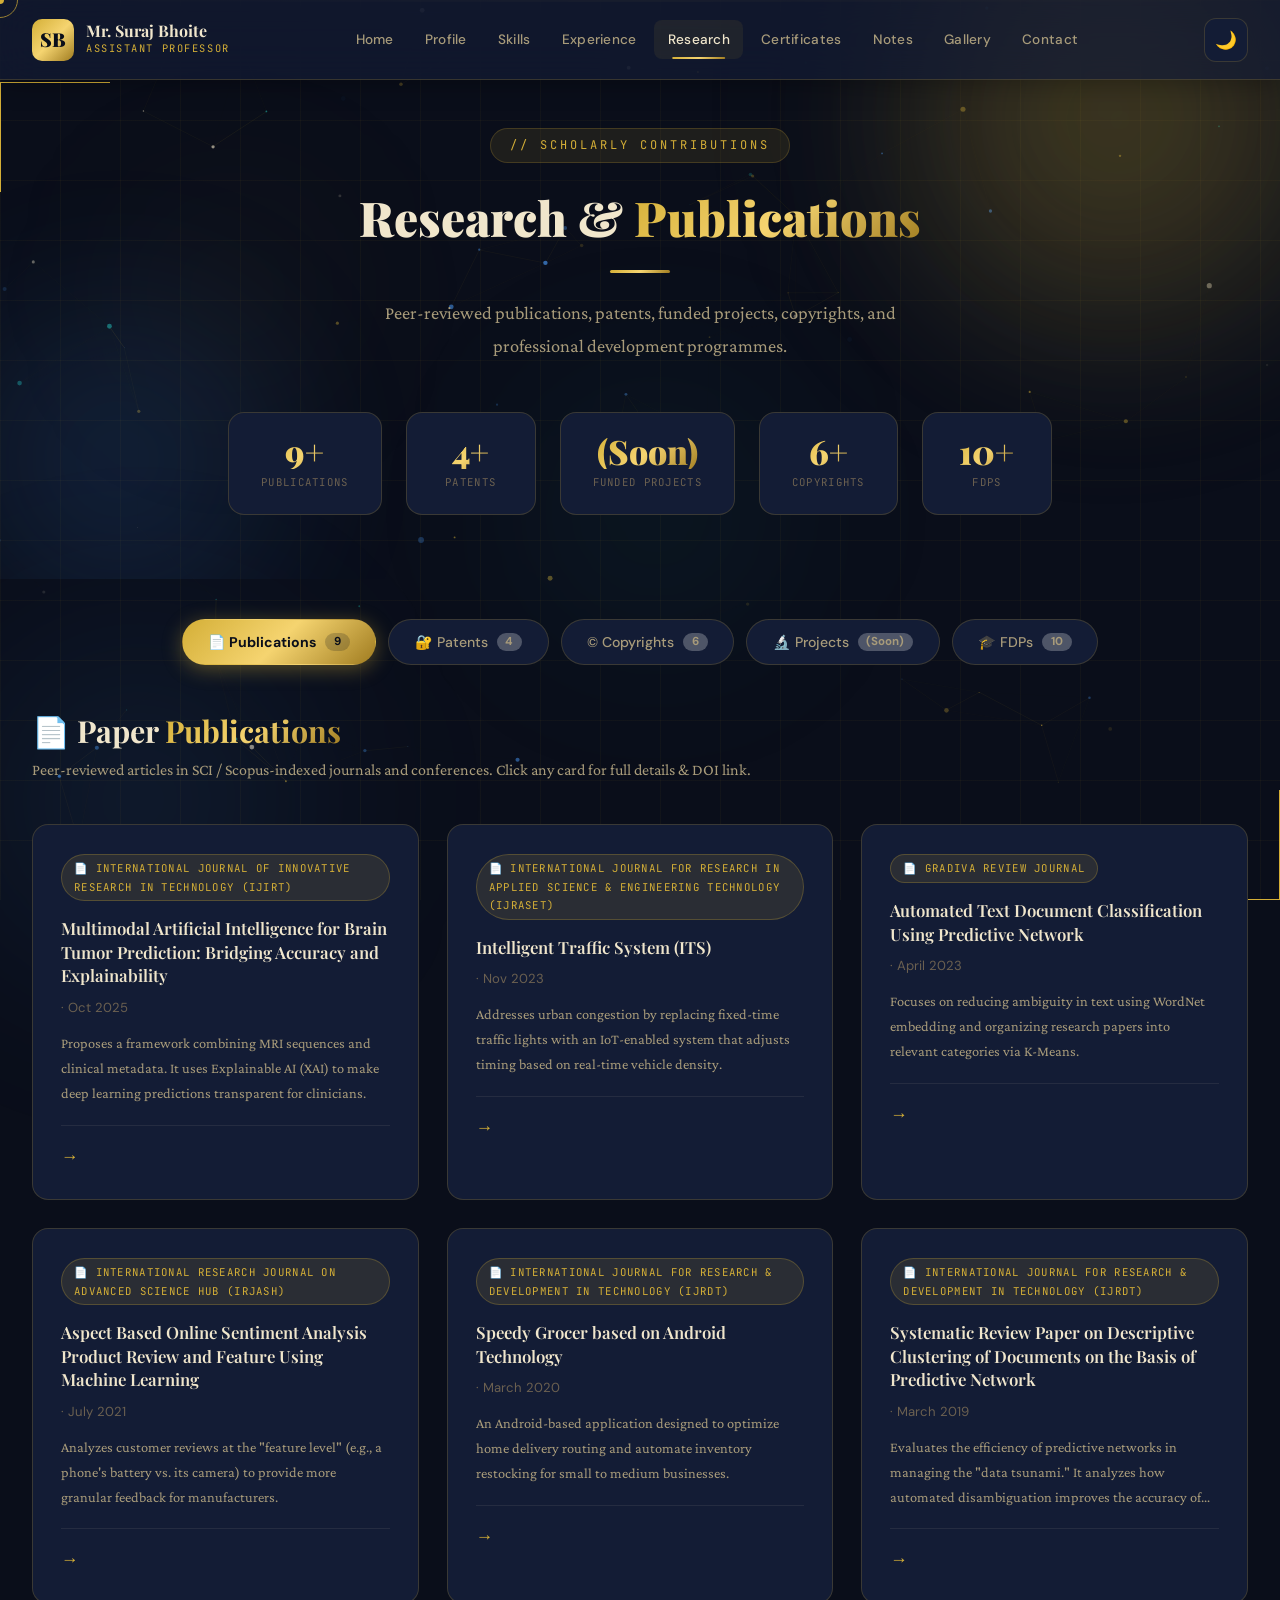
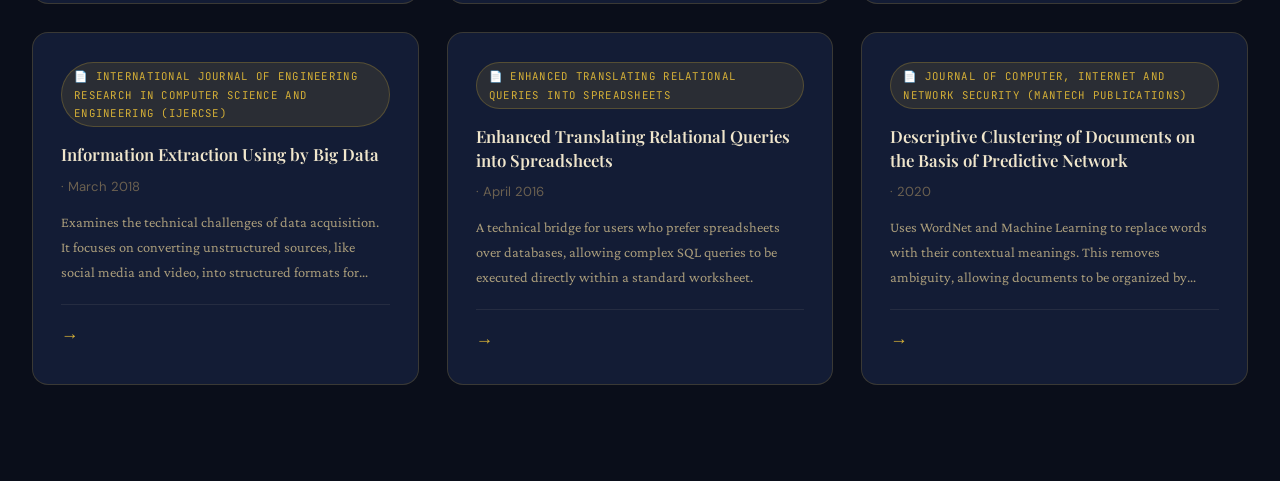
<file: research.html>
<!DOCTYPE html>
<html lang="en" data-theme="dark">
<head>
  <meta charset="UTF-8" />
  <meta name="viewport" content="width=device-width, initial-scale=1.0" />
  <title>Research — Suraj Bhoite</title>
  <link rel="stylesheet" href="css/variables.css" />
  <link rel="stylesheet" href="css/global.css" />
  <link rel="stylesheet" href="css/navbar.css" />
  <link rel="stylesheet" href="css/cursor.css" />
  <link rel="stylesheet" href="css/pages.css" />
  <link rel="stylesheet" href="css/bg-motion.css" />
  <link rel="icon" type="image/x-icon" href="fevicon.ico" />
  <style>
    .research-hero { position: relative; padding: 8rem 0 4rem; text-align: center; overflow: hidden; }
    .r-orb { position: absolute; border-radius: 50%; filter: blur(80px); opacity: .18; pointer-events: none; }
    .r-orb-1 { width: 480px; height: 480px; background: radial-gradient(circle, var(--accent-gold), transparent); top: -120px; right: -80px; }
    .r-orb-2 { width: 360px; height: 360px; background: radial-gradient(circle, var(--accent-blue), transparent); bottom: -60px; left: -60px; }

    .stat-strip { display: flex; gap: 1.5rem; flex-wrap: wrap; justify-content: center; margin-top: 3rem; }
    .stat-chip { background: var(--bg-card); border: 1px solid var(--border-color); border-radius: var(--border-radius); padding: 1.4rem 2rem; min-width: 130px; text-align: center; transition: var(--transition-med); }
    .stat-chip:hover { border-color: var(--accent-gold); box-shadow: var(--shadow-gold); transform: translateY(-3px); }
    .stat-chip-num { font-family: var(--font-display); font-size: 2.1rem; font-weight: 900; background: var(--gradient-gold); -webkit-background-clip: text; -webkit-text-fill-color: transparent; background-clip: text; line-height: 1; }
    .stat-chip-lbl { font-family: var(--font-mono); font-size: .67rem; letter-spacing: .12em; text-transform: uppercase; color: var(--text-muted); margin-top: .3rem; }

    .r-tab-bar { display: flex; gap: .75rem; flex-wrap: wrap; justify-content: center; padding: 2.5rem 0 0; }
    .r-tab { display: inline-flex; align-items: center; gap: .55rem; padding: .8rem 1.6rem; border-radius: var(--border-radius-full); font-family: var(--font-sans); font-size: .88rem; font-weight: 500; background: var(--bg-card); border: 1.5px solid var(--border-color); color: var(--text-secondary); transition: var(--transition-med); cursor: pointer; }
    .r-tab:hover { border-color: var(--accent-gold); color: var(--accent-gold); }
    .r-tab.active { background: var(--gradient-gold); border-color: transparent; color: #0a0e1a; font-weight: 700; box-shadow: 0 4px 20px rgba(212,175,55,.38); }
    .tab-count { background: rgba(255,255,255,.25); border-radius: 999px; padding: .1rem .55rem; font-size: .72rem; font-weight: 700; }
    .r-tab.active .tab-count { background: rgba(10,14,26,.2); }

    .r-panel { display: none; padding: 3rem 0 6rem; animation: fadeInUp .45s ease; }
    .r-panel.active { display: block; }

    .r-grid { display: grid; grid-template-columns: repeat(auto-fill, minmax(340px, 1fr)); gap: 1.75rem; }

    .rc { background: var(--bg-card); border: 1px solid var(--border-color); border-radius: var(--border-radius); padding: 1.75rem; transition: var(--transition-med); cursor: pointer; position: relative; overflow: hidden; }
    .rc::before { content: ''; position: absolute; top: 0; left: 0; right: 0; height: 3px; background: var(--gradient-gold); transform: scaleX(0); transition: transform var(--transition-med); }
    .rc:hover { border-color: var(--border-strong); box-shadow: var(--shadow-gold); transform: translateY(-5px); }
    .rc:hover::before { transform: scaleX(1); }
    .rc-type { display: inline-flex; align-items: center; gap: .4rem; font-family: var(--font-mono); font-size: .67rem; letter-spacing: .12em; text-transform: uppercase; padding: .28rem .75rem; border-radius: var(--border-radius-full); margin-bottom: 1rem; }
    .tp  { background: rgba(212,175,55,.12); color: var(--accent-gold); border: 1px solid rgba(212,175,55,.25); }
    .tt  { background: rgba(74,158,255,.1);  color: var(--accent-blue);  border: 1px solid rgba(74,158,255,.2);  }
    .tc  { background: rgba(32,178,170,.1);  color: var(--accent-teal);  border: 1px solid rgba(32,178,170,.2);  }
    .tpr { background: rgba(192,57,43,.1);   color: #e05a40;             border: 1px solid rgba(192,57,43,.2);   }
    .tf  { background: rgba(150,100,200,.12);color: #b07ee0;             border: 1px solid rgba(150,100,200,.25);}

    .rc-title    { font-family: var(--font-display); font-size: 1.05rem; font-weight: 600; color: var(--text-primary); margin-bottom: .55rem; line-height: 1.4; }
    .rc-meta     { font-family: var(--font-sans); font-size: .82rem; color: var(--text-muted); margin-bottom: .75rem; }
    .rc-abstract { font-size: .9rem; color: var(--text-secondary); line-height: 1.72; display: -webkit-box; -webkit-line-clamp: 3; -webkit-box-orient: vertical; overflow: hidden; }
    .rc-footer   { display: flex; align-items: center; justify-content: space-between; margin-top: 1.2rem; padding-top: 1rem; border-top: 1px solid var(--border-subtle); }
    .rc-year     { font-family: var(--font-mono); font-size: .75rem; color: var(--text-muted); }
    .rc-arrow    { font-size: 1.1rem; color: var(--accent-gold); transition: transform var(--transition-fast); }
    .rc:hover .rc-arrow { transform: translateX(5px); }
    .rc-badge    { display: inline-block; font-family: var(--font-mono); font-size: .68rem; padding: .2rem .65rem; border-radius: 4px; background: rgba(212,175,55,.1); color: var(--accent-gold); border: 1px solid rgba(212,175,55,.2); }

    .fdp-list { display: grid; gap: 1.1rem; }
    .fdp-row { background: var(--bg-card); border: 1px solid var(--border-color); border-radius: var(--border-radius); padding: 1.4rem 2rem; display: grid; grid-template-columns: 48px 1fr auto; gap: 1.5rem; align-items: center; transition: var(--transition-med); cursor: pointer; }
    .fdp-row:hover { border-color: var(--border-strong); box-shadow: var(--shadow-md); transform: translateX(5px); }
    .fdp-idx  { font-family: var(--font-display); font-size: 2rem; font-weight: 900; background: var(--gradient-gold); -webkit-background-clip: text; -webkit-text-fill-color: transparent; background-clip: text; opacity: .35; line-height: 1; }
    .fdp-name { font-family: var(--font-display); font-size: 1rem; font-weight: 600; color: var(--text-primary); margin-bottom: .3rem; }
    .fdp-sub  { font-family: var(--font-sans); font-size: .82rem; color: var(--text-muted); }
    .fdp-cert { display: inline-flex; align-items: center; gap: .4rem; font-family: var(--font-mono); font-size: .7rem; letter-spacing: .08em; text-transform: uppercase; padding: .5rem 1rem; border-radius: var(--border-radius-full); background: rgba(212,175,55,.1); border: 1px solid rgba(212,175,55,.25); color: var(--accent-gold); white-space: nowrap; text-decoration: none; transition: var(--transition-fast); }
    .fdp-cert:hover { background: rgba(212,175,55,.22); }

    .panel-header { margin-bottom: 2.5rem; }
    .panel-header h2 { font-family: var(--font-display); font-size: clamp(1.4rem,2.5vw,1.9rem); font-weight: 700; margin-bottom: .4rem; }
    .panel-header p  { font-size: 1rem; color: var(--text-secondary); }

    /* Modal */
    .modal-overlay { position: fixed; inset: 0; background: rgba(0,0,0,.88); backdrop-filter: blur(14px); z-index: 9000; display: flex; align-items: center; justify-content: center; opacity: 0; pointer-events: none; transition: opacity .35s ease; }
    .modal-overlay.active { opacity: 1; pointer-events: all; }
    .modal-box { background: var(--bg-card); border: 1px solid var(--border-strong); border-radius: var(--border-radius-lg); padding: 3rem; max-width: 780px; width: 92%; max-height: 88vh; overflow-y: auto; transform: scale(.92) translateY(18px); transition: transform .35s cubic-bezier(.4,0,.2,1); position: relative; }
    .modal-overlay.active .modal-box { transform: scale(1) translateY(0); }
    .m-close { position: absolute; top: 1.4rem; right: 1.4rem; width: 34px; height: 34px; border-radius: 50%; background: var(--bg-hover); border: 1px solid var(--border-color); color: var(--text-secondary); font-size: 1.1rem; display: flex; align-items: center; justify-content: center; cursor: pointer; transition: var(--transition-fast); }
    .m-close:hover { color: var(--accent-gold); border-color: var(--accent-gold); }
    .m-title { font-family: var(--font-display); font-size: clamp(1.2rem,2.8vw,1.75rem); font-weight: 700; color: var(--text-primary); margin: 1rem 0; line-height: 1.3; }
    .m-meta { display: flex; flex-wrap: wrap; gap: 1rem; margin-bottom: 1.5rem; padding-bottom: 1.5rem; border-bottom: 1px solid var(--border-subtle); }
    .m-meta-item { display: flex; align-items: center; gap: .4rem; font-family: var(--font-sans); font-size: .84rem; color: var(--text-secondary); }
    .m-meta-item strong { color: var(--text-primary); }
    .m-section-lbl { font-family: var(--font-mono); font-size: .7rem; letter-spacing: .14em; text-transform: uppercase; color: var(--text-muted); margin-bottom: .65rem; }
    .m-abstract { font-size: 1rem; color: var(--text-secondary); line-height: 1.85; margin-bottom: 1.8rem; }
    .m-tags { display: flex; flex-wrap: wrap; gap: .5rem; margin-bottom: 2rem; }
    .m-tag  { font-family: var(--font-mono); font-size: .7rem; padding: .25rem .7rem; border-radius: 4px; background: var(--bg-secondary); color: var(--text-muted); border: 1px solid var(--border-subtle); }
    .m-link { display: inline-flex; align-items: center; gap: .6rem; padding: .85rem 2rem; border-radius: var(--border-radius-full); background: var(--gradient-gold); color: #0a0e1a; font-family: var(--font-sans); font-size: .9rem; font-weight: 700; transition: var(--transition-med); text-decoration: none; box-shadow: 0 4px 20px rgba(212,175,55,.3); }
    .m-link:hover { box-shadow: 0 8px 32px rgba(212,175,55,.55); transform: translateY(-2px); }

    @media (max-width:768px) { .r-grid { grid-template-columns: 1fr; } .fdp-row { grid-template-columns: 1fr; } .fdp-idx { display: none; } .modal-box { padding: 2rem 1.4rem; } }
    @media (max-width:480px) { .r-tab { padding: .65rem 1rem; font-size: .8rem; } }
  </style>
</head>
<body>
  <div class="cursor-dot"></div>
  <div class="cursor-ring"></div>

  <!-- Live Motion Background -->
 <canvas id="particles-canvas"></canvas>
 <div class="motion-orb motion-orb-1"></div>
 <div class="motion-orb motion-orb-2"></div>
 <div class="motion-orb motion-orb-3"></div>
 <div class="motion-orb motion-orb-4"></div>
 <div class="motion-grid"></div>
 <div class="motion-scanline"></div>
 <div class="motion-corner motion-corner-tl"></div>
 <div class="motion-corner motion-corner-br"></div>

  <!-- Navbar -->
  <nav class="navbar scrolled" id="navbar">
    <div class="nav-inner">
      <a href="index.html" class="nav-logo">
        <div class="nav-logo-icon">SB</div>
        <div class="nav-logo-text">
          <span class="nav-logo-name">Mr. Suraj Bhoite</span>
          <span class="nav-logo-title">Assistant Professor</span>
        </div>
      </a>
      <div class="nav-links">
        <a href="index.html"      class="nav-link">Home</a>
        <a href="about.html"      class="nav-link">Profile</a>
        <a href="skills.html"     class="nav-link">Skills</a>
        <a href="experience.html" class="nav-link">Experience</a>
        <a href="research.html"   class="nav-link active">Research</a>
        <a href="courses.html"    class="nav-link">Certificates</a>
        <a href="notes.html"      class="nav-link">Notes</a>
        <a href="gallery.html"    class="nav-link">Gallery</a>
        <a href="contact.html"    class="nav-link">Contact</a>
      </div>
      <div class="nav-actions">
        <button class="theme-toggle"><span class="theme-icon-dark">🌙</span><span class="theme-icon-light">☀️</span></button>
        <button class="hamburger"><span></span><span></span><span></span></button>
      </div>
    </div>
  </nav>
  <div class="mobile-menu">
    <a href="index.html"      class="nav-link">🏠 Home</a>
    <a href="about.html"      class="nav-link">👤 Profile</a>
    <a href="skills.html"     class="nav-link">⚡ Skills</a>
    <a href="experience.html" class="nav-link">💼 Experience</a>
    <a href="research.html"   class="nav-link active">🔬 Research</a>
    <a href="courses.html"    class="nav-link">🎓 Certificates</a>
    <a href="notes.html"      class="nav-link">📒 Notes</a>
    <a href="gallery.html"    class="nav-link">🖼️ Gallery</a>
    <a href="contact.html"    class="nav-link">📬 Contact</a>
  </div>

  <!-- ═══════════ HERO ═══════════ -->
  <section class="research-hero">
    <div class="r-orb r-orb-1"></div>
    <div class="r-orb r-orb-2"></div>
    <div class="container" style="position:relative;z-index:2;">
      <div class="reveal">
        <span class="section-tag">// Scholarly Contributions</span>
        <h1 class="section-title" style="margin-top:.6rem">Research &amp; <span>Publications</span></h1>
        <div class="section-divider"></div>
        <p class="section-subtitle">Peer-reviewed publications, patents, funded projects, copyrights, and professional development programmes.</p>
      </div>
      <div class="stat-strip reveal">
        <div class="stat-chip"><div class="stat-chip-num">9+</div><div class="stat-chip-lbl">Publications</div></div>
        <div class="stat-chip"><div class="stat-chip-num">4+</div><div class="stat-chip-lbl">Patents</div></div>
        <div class="stat-chip"><div class="stat-chip-num">(Soon)</div><div class="stat-chip-lbl">Funded Projects</div></div>
        <div class="stat-chip"><div class="stat-chip-num">6+</div><div class="stat-chip-lbl">Copyrights</div></div>
        <div class="stat-chip"><div class="stat-chip-num">10+</div><div class="stat-chip-lbl">FDPs</div></div>
      </div>
    </div>
  </section>

  <!-- ═══════════ TABS ═══════════ -->
  <div class="container">
    <div class="r-tab-bar">
      <button class="r-tab active" data-panel="p-papers">   📄 Publications  <span class="tab-count">9</span></button>
      <button class="r-tab"        data-panel="p-patents">  🔐 Patents       <span class="tab-count">4</span></button>
      <button class="r-tab"        data-panel="p-copyrights">©️ Copyrights   <span class="tab-count">6</span></button>
      <button class="r-tab"        data-panel="p-projects"> 🔬 Projects      <span class="tab-count">(Soon)</span></button>
      <button class="r-tab"        data-panel="p-fdp">      🎓 FDPs          <span class="tab-count">10</span></button>
    </div>
  </div>

  <!-- ═══════════ PANEL 1 — PUBLICATIONS ═══════════ -->
  <div class="r-panel active" id="p-papers">
    <div class="container">
      <div class="panel-header reveal">
        <h2>📄 Paper <span class="gradient-text">Publications</span></h2>
        <p>Peer-reviewed articles in SCI / Scopus-indexed journals and conferences. Click any card for full details &amp; DOI link.</p>
      </div>
      <div class="r-grid">

        <div class="rc reveal delay-1" data-modal="modal-p1" tabindex="0">
          <div class="rc-type tp">📄 International Journal of Innovative Research in Technology (IJIRT)</div>
          <div class="rc-title">Multimodal Artificial Intelligence for Brain Tumor Prediction: Bridging Accuracy and Explainability</div>
          <div class="rc-meta">· Oct 2025</div>
          <div class="rc-abstract">Proposes a framework combining MRI sequences and clinical metadata. It uses Explainable AI (XAI) to make deep learning predictions transparent for clinicians.</div>
          <div class="rc-footer"><span class="rc-arrow">→</span></div>
        </div>

        <div class="rc reveal delay-2" data-modal="modal-p2" tabindex="0">
          <div class="rc-type tp">📄 International Journal for Research in Applied Science & Engineering Technology (IJRASET)</div>
          <div class="rc-title">Intelligent Traffic System (ITS)</div>
          <div class="rc-meta">· Nov 2023</div>
          <div class="rc-abstract">Addresses urban congestion by replacing fixed-time traffic lights with an IoT-enabled system that adjusts timing based on real-time vehicle density.</div>
          <div class="rc-footer"><span class="rc-arrow">→</span></div>
        </div>

        <div class="rc reveal delay-3" data-modal="modal-p3" tabindex="0">
          <div class="rc-type tp">📄 Gradiva Review Journal</div>
          <div class="rc-title">Automated Text Document Classification Using Predictive Network</div>
          <div class="rc-meta">· April 2023</div>
          <div class="rc-abstract">Focuses on reducing ambiguity in text using WordNet embedding and organizing research papers into relevant categories via K-Means.</div>
          <div class="rc-footer"><span class="rc-arrow">→</span></div>
        </div>

        <div class="rc reveal delay-4" data-modal="modal-p4" tabindex="0">
          <div class="rc-type tp">📄 International Research Journal on Advanced Science Hub (IRJASH)</div>
          <div class="rc-title">Aspect Based Online Sentiment Analysis Product Review and Feature Using Machine Learning</div>
          <div class="rc-meta">· July 2021</div>
          <div class="rc-abstract">Analyzes customer reviews at the "feature level" (e.g., a phone's battery vs. its camera) to provide more granular feedback for manufacturers.</div>
          <div class="rc-footer"><span class="rc-arrow">→</span></div>
        </div>

        <div class="rc reveal delay-5" data-modal="modal-p5" tabindex="0">
          <div class="rc-type tp">📄 International Journal for Research & Development in Technology (IJRDT)</div>
          <div class="rc-title">Speedy Grocer based on Android Technology</div>
          <div class="rc-meta">· March 2020</div>
          <div class="rc-abstract">An Android-based application designed to optimize home delivery routing and automate inventory restocking for small to medium businesses.</div>
          <div class="rc-footer"><span class="rc-arrow">→</span></div>
        </div>

        <div class="rc reveal delay-6" data-modal="modal-p6" tabindex="0">
          <div class="rc-type tp">📄 International Journal for Research & Development in Technology (IJRDT)</div>
          <div class="rc-title">Systematic Review Paper on Descriptive Clustering of Documents on the Basis of Predictive Network</div>
          <div class="rc-meta">· March 2019</div>
          <div class="rc-abstract">Evaluates the efficiency of predictive networks in managing the "data tsunami." It analyzes how automated disambiguation improves the accuracy of retrieving and grouping research information.</div>
          <div class="rc-footer"><span class="rc-arrow">→</span></div>
        </div>

        <div class="rc reveal delay-7" data-modal="modal-p7" tabindex="0">
          <div class="rc-type tp">📄 International Journal of Engineering Research in Computer Science and Engineering (IJERCSE)</div>
          <div class="rc-title">Information Extraction Using by Big Data</div>
          <div class="rc-meta">· March 2018</div>
          <div class="rc-abstract">Examines the technical challenges of data acquisition. It focuses on converting unstructured sources, like social media and video, into structured formats for better semantic search and decision-making.</div>
          <div class="rc-footer"><span class="rc-arrow">→</span></div>
        </div>

        <div class="rc reveal delay-8" data-modal="modal-p8" tabindex="0">
          <div class="rc-type tp">📄 Enhanced Translating Relational Queries into Spreadsheets</div>
          <div class="rc-title">Enhanced Translating Relational Queries into Spreadsheets</div>
          <div class="rc-meta">· April 2016</div>
          <div class="rc-abstract">A technical bridge for users who prefer spreadsheets over databases, allowing complex SQL queries to be executed directly within a standard worksheet.</div>
          <div class="rc-footer"><span class="rc-arrow">→</span></div>
        </div>

        <div class="rc reveal delay-9" data-modal="modal-p9" tabindex="0">
          <div class="rc-type tp">📄 Journal of Computer, Internet and Network Security (Mantech Publications)</div>
          <div class="rc-title">Descriptive Clustering of Documents on the Basis of Predictive Network</div>
          <div class="rc-meta">· 2020</div>
          <div class="rc-abstract">Uses WordNet and Machine Learning to replace words with their contextual meanings. This removes ambiguity, allowing documents to be organized by semantic intent rather than just keywords.</div>
          <div class="rc-footer"><span class="rc-arrow">→</span></div>
        </div>
      </div>
    </div>
  </div>

  <!-- ═══════════ PANEL 2 — PATENTS ═══════════ -->
  <div class="r-panel" id="p-patents">
    <div class="container">
      <div class="panel-header reveal">
        <h2>🔐 <span class="gradient-text">Patents</span></h2>
        <p>Granted and published patents at the Indian Patent Office (IPO). Click any card for full description.</p>
      </div>
      <div class="r-grid">

        <div class="rc reveal delay-1" data-modal="modal-pt1" tabindex="0">
          <div class="rc-type tt">🔐 Patent — Granted</div>
          <div class="rc-title">AI-Powered Predictive Systems for Amputation Risk Assessment in Peripheral Vascular Disease</div>
          <div class="rc-meta">Patent No: 472946-001 · Filed: 9 September 2025</div>
          <div class="rc-abstract">Advanced AI diagnostic tool for early vascular complication assessment and amputation prevention.</div>
          <div class="rc-footer"><span class="rc-badge">✅ Granted</span><span class="rc-arrow">→</span></div>
        </div>

        <div class="rc reveal delay-2" data-modal="modal-pt2" tabindex="0">
          <div class="rc-type tt">🔐 Patent — Granted</div>
          <div class="rc-title">AI-Driven Portable Device for Rapid Oral Cancer Screening and Detection</div>
          <div class="rc-meta">Patent No: 472947-001 · Filed: 9 September 2025</div>
          <div class="rc-abstract">Portable, high-speed AI screening solution for early-stage oral cancer detection.</div>
          <div class="rc-footer"><span class="rc-badge">✅ Granted</span><span class="rc-arrow">→</span></div>
        </div>

        <div class="rc reveal delay-3" data-modal="modal-pt3" tabindex="0">
          <div class="rc-type tt">🔐 Patent — Granted</div>
          <div class="rc-title">Artificial Intelligence Based Stress Detection Device</div>
          <div class="rc-meta">Patent No: 443868-001 · Filed: 11 January 2025</div>
          <div class="rc-abstract">Innovative AI-driven hardware architecture for real-time mental health and stress monitoring.</div>
          <div class="rc-footer"><span class="rc-badge">✅ Granted</span><span class="rc-arrow">→</span></div>
        </div>

        <div class="rc reveal delay-4" data-modal="modal-pt4" tabindex="0">
          <div class="rc-type tt">🔐 Patent — Granted</div>
          <div class="rc-title">Blockchain Based Medical Data Storing Device</div>
          <div class="rc-meta">Patent No: 417223-001 · Filed: 15 July 2024</div>
          <div class="rc-abstract">Secure, decentralized hardware solution for tamper-proof medical record management.</div>
          <div class="rc-footer"><span class="rc-badge">✅ Granted</span><span class="rc-arrow">→</span></div>
        </div>

      </div>
    </div>
  </div>

  <!-- ═══════════ PANEL 3 — COPYRIGHTS ═══════════ -->
  <div class="r-panel" id="p-copyrights">
    <div class="container">
      <div class="panel-header reveal">
        <h2>©️ <span class="gradient-text">Copyrights</span></h2>
        <p>Works registered under the Copyright Act, 1957 with the Copyright Office, Govt. of India. Click any card for details.</p>
      </div>
      <div class="r-grid">

        <div class="rc reveal delay-1" data-modal="modal-c1" tabindex="0">
          <div class="rc-type tc">©️ Computer Software</div>
          <div class="rc-title">AI-Enhanced Career Guidance System for Personalized Career</div>
          <div class="rc-meta">Reg. No: LD-35220/2025-CO · Year: 2025</div>
          <div class="rc-abstract">An AI-driven framework that evaluates academic history and psychometric profiles to provide customized career roadmaps and real-time learning module recommendations.</div>
          <div class="rc-footer"><span class="rc-year">Computer Software</span><span class="rc-arrow">→</span></div>
       </div>

        <div class="rc reveal delay-2" data-modal="modal-c2" tabindex="0">
          <div class="rc-type tc">©️ Computer Software</div>
          <div class="rc-title">Bridging Database and Spreadsheets: Query Translation Technique</div>
          <div class="rc-meta">Reg. No: LD-32334/2025-CO · Year: 2025</div>
          <div class="rc-abstract">A technical innovation allowing seamless interoperability between SQL databases and spreadsheets via a compiler that converts complex queries into spreadsheet formulas.</div>
          <div class="rc-footer"><span class="rc-year">Computer Software</span><span class="rc-arrow">→</span></div>
        </div>

        <div class="rc reveal delay-3" data-modal="modal-c3" tabindex="0">
         <div class="rc-type tc">©️ Computer Software</div>
         <div class="rc-title">AI-Driven Job Matching and User Identification System</div>
         <div class="rc-meta">Reg. No: L-160304/2025 · Year: 2025</div>
         <div class="rc-abstract">A precision recruitment platform using machine learning to match job seekers with roles while ensuring profile authenticity through a secure user identification layer.</div>
         <div class="rc-footer"><span class="rc-year">Computer Software</span><span class="rc-arrow">→</span></div>
        </div>

        <div class="rc reveal delay-4" data-modal="modal-c4" tabindex="0">
         <div class="rc-type tc">©️ Computer Software</div>
         <div class="rc-title">Enhancing Emergency Response for Travelers with Legal Consistency Using Machine Learning</div>
         <div class="rc-meta">Reg. No: L-147823/2024 · Year: 2024</div>
         <div class="rc-abstract">An ML-based safety system for travelers that optimizes response times while ensuring all automated interventions comply with local and international legal jurisdictions.</div>
         <div class="rc-footer"><span class="rc-year">Computer Software</span><span class="rc-arrow">→</span></div>
        </div>

        <div class="rc reveal delay-5" data-modal="modal-c5" tabindex="0">
         <div class="rc-type tc">©️ Computer Software</div>
         <div class="rc-title">Automated Text Document Classification Using Predictive Network</div>
         <div class="rc-meta">Reg. No: L-142125/2024 · Year: 2024</div>
         <div class="rc-abstract">A deep learning framework designed to automatically categorize large-scale unstructured text into specific domains like Legal, Medical, or Finance.</div>
         <div class="rc-footer"><span class="rc-year">Computer Software</span><span class="rc-arrow">→</span></div>
        </div>

        <div class="rc reveal delay-6" data-modal="modal-c6" tabindex="0">
         <div class="rc-type tc">©️ Computer Software</div>
         <div class="rc-title">Social Network Mental Disorders Detection via Online Social Media Mining Using Machine Learning</div>
         <div class="rc-meta">Reg. No: L-145513/2024 · Year: 2024</div>
         <div class="rc-abstract">A non-intrusive mental health screening tool using NLP and sentiment analysis to monitor social media activity for early warning signs of depression or anxiety.</div>
         <div class="rc-footer"><span class="rc-year">Computer Software</span><span class="rc-arrow">→</span></div>
        </div>

      </div>
    </div>
  </div>

  <!-- ═══════════ PANEL 4 — PROJECTS ═══════════ -->
   <div class="r-panel" id="p-projects">
    <div class="container">
 
      <!-- Coming Soon Block -->
      <div class="cs-wrap reveal">
 
        <!-- Animated rings -->
        <div class="cs-rings">
          <div class="cs-ring cs-ring-1"></div>
          <div class="cs-ring cs-ring-2"></div>
          <div class="cs-ring cs-ring-3"></div>
          <div class="cs-icon">🔬</div>
        </div>
 
        <!-- Badge -->
        <div class="cs-badge">
          <span class="cs-dot"></span>
          Preparing to Upload
        </div>
 
        <!-- Heading -->
        <h2 class="cs-title">
          Projects Will Be<br />
          <span class="gradient-text">Available Soon</span>
        </h2>
 
        <!-- Subtitle -->
        <p class="cs-subtitle">
          Research projects are currently being documented and will be uploaded shortly.<br />
          Stay tuned for detailed information on funded research, outcomes, and publications.
        </p>
 
        <!-- Divider -->
        <div class="cs-divider"></div>
 
        <!-- Placeholder skeleton cards -->
        <div class="cs-skeleton-grid">
          <div class="cs-skeleton-card">
            <div class="cs-sk-tag"></div>
            <div class="cs-sk-title"></div>
            <div class="cs-sk-line"></div>
            <div class="cs-sk-line cs-sk-short"></div>
            <div class="cs-sk-line cs-sk-shorter"></div>
          </div>
          <div class="cs-skeleton-card cs-skeleton-card-2">
            <div class="cs-sk-tag"></div>
            <div class="cs-sk-title"></div>
            <div class="cs-sk-line"></div>
            <div class="cs-sk-line cs-sk-short"></div>
            <div class="cs-sk-line cs-sk-shorter"></div>
          </div>
          <div class="cs-skeleton-card cs-skeleton-card-3">
            <div class="cs-sk-tag"></div>
            <div class="cs-sk-title"></div>
            <div class="cs-sk-line"></div>
            <div class="cs-sk-line cs-sk-short"></div>
            <div class="cs-sk-line cs-sk-shorter"></div>
          </div>
        </div>
 
        <!-- Notify note -->
        <p class="cs-note">
          📬 &nbsp;For project inquiries, please visit the
          <a href="contact.html" class="cs-link">Contact page</a>
        </p>
 
      </div><!-- /cs-wrap -->
 
    </div>
  </div>

   <style>
    /* ── Wrapper ── */
    .cs-wrap {
      display: flex;
      flex-direction: column;
      align-items: center;
      text-align: center;
      padding: 4rem 1rem 6rem;
      gap: 2rem;
    }
 
    /* ── Animated rings around icon ── */
    .cs-rings {
      position: relative;
      width: 120px;
      height: 120px;
      display: flex;
      align-items: center;
      justify-content: center;
      margin-bottom: 0.5rem;
    }
 
    .cs-ring {
      position: absolute;
      border-radius: 50%;
      border: 1px solid var(--accent-gold);
      animation: csRingExpand 3s ease-out infinite;
    }
 
    .cs-ring-1 { width:120px; height:120px; animation-delay:0s;   opacity:.5; }
    .cs-ring-2 { width:120px; height:120px; animation-delay:1s;   opacity:.35; }
    .cs-ring-3 { width:120px; height:120px; animation-delay:2s;   opacity:.2; }
 
    @keyframes csRingExpand {
      0%   { transform:scale(0.6); opacity:0.8; }
      100% { transform:scale(2.2); opacity:0;   }
    }
 
    .cs-icon {
      font-size: 2.8rem;
      position: relative;
      z-index: 2;
      animation: csIconFloat 4s ease-in-out infinite;
      filter: drop-shadow(0 0 12px rgba(212,175,55,0.5));
    }
 
    @keyframes csIconFloat {
      0%,100% { transform:translateY(0);    }
      50%      { transform:translateY(-8px); }
    }
 
    /* ── Status badge ── */
    .cs-badge {
      display: inline-flex;
      align-items: center;
      gap: 0.55rem;
      padding: 0.4rem 1.2rem;
      background: rgba(212,175,55,0.1);
      border: 1px solid rgba(212,175,55,0.3);
      border-radius: 999px;
      font-family: var(--font-mono);
      font-size: 0.72rem;
      letter-spacing: 0.14em;
      text-transform: uppercase;
      color: var(--accent-gold);
    }
 
    .cs-dot {
      width: 7px;
      height: 7px;
      border-radius: 50%;
      background: var(--accent-gold);
      animation: csDotPulse 1.4s ease-in-out infinite;
    }
 
    @keyframes csDotPulse {
      0%,100% { opacity:1; transform:scale(1);   }
      50%      { opacity:.4; transform:scale(0.7); }
    }
 
    /* ── Title ── */
    .cs-title {
      font-family: var(--font-display);
      font-size: clamp(1.8rem, 4vw, 3rem);
      font-weight: 700;
      color: var(--text-primary);
      line-height: 1.25;
    }
 
    /* ── Subtitle ── */
    .cs-subtitle {
      font-family: var(--font-body);
      font-size: 1.05rem;
      color: var(--text-secondary);
      line-height: 1.85;
      max-width: 620px;
    }
 
    /* ── Gold divider ── */
    .cs-divider {
      width: 280px;
      height: 1px;
      background: linear-gradient(90deg, transparent, var(--accent-gold), transparent);
      opacity: 0.4;
    }
 
    /* ── Skeleton card grid ── */
    .cs-skeleton-grid {
      display: grid;
      grid-template-columns: repeat(3, 1fr);
      gap: 1.5rem;
      width: 100%;
      max-width: 860px;
    }
 
    @media (max-width:768px) {
      .cs-skeleton-grid { grid-template-columns: 1fr; max-width: 400px; }
      .cs-skeleton-card-2,
      .cs-skeleton-card-3 { display: none; }
    }
 
    .cs-skeleton-card {
      background: var(--bg-card);
      border: 1px solid var(--border-color);
      border-radius: var(--border-radius);
      padding: 1.5rem;
      display: flex;
      flex-direction: column;
      gap: 0.75rem;
      position: relative;
      overflow: hidden;
      animation: csCardFloat ease-in-out infinite;
    }
 
    .cs-skeleton-card:nth-child(1) { animation-duration:4s;  animation-delay:0s;   }
    .cs-skeleton-card:nth-child(2) { animation-duration:5s;  animation-delay:0.8s; }
    .cs-skeleton-card:nth-child(3) { animation-duration:4.5s;animation-delay:1.5s; }
 
    @keyframes csCardFloat {
      0%,100% { transform:translateY(0);    opacity:0.6; }
      50%      { transform:translateY(-5px); opacity:0.9; }
    }
 
    /* Shimmer sweep on skeleton cards */
    .cs-skeleton-card::after {
      content: '';
      position: absolute;
      inset: 0;
      background: linear-gradient(
        110deg,
        transparent 25%,
        rgba(212,175,55,0.07) 50%,
        transparent 75%
      );
      background-size: 200% 100%;
      animation: csShimmer 2.5s linear infinite;
    }
 
    @keyframes csShimmer {
      0%   { background-position: 200% 0; }
      100% { background-position: -200% 0; }
    }
 
    /* Skeleton lines */
    .cs-sk-tag {
      height: 20px;
      width: 90px;
      background: rgba(212,175,55,0.15);
      border-radius: 999px;
    }
 
    .cs-sk-title {
      height: 16px;
      width: 90%;
      background: var(--bg-secondary);
      border-radius: 6px;
    }
 
    .cs-sk-line {
      height: 10px;
      width: 100%;
      background: var(--bg-secondary);
      border-radius: 4px;
      opacity: 0.6;
    }
 
    .cs-sk-short   { width: 80%; }
    .cs-sk-shorter { width: 60%; }
 
    /* ── Bottom note ── */
    .cs-note {
      font-family: var(--font-sans);
      font-size: 0.88rem;
      color: var(--text-muted);
    }
 
    .cs-link {
      color: var(--accent-gold);
      text-decoration: none;
      font-weight: 600;
      border-bottom: 1px dashed rgba(212,175,55,0.4);
      transition: border-color 0.2s ease, color 0.2s ease;
    }
 
    .cs-link:hover {
      color: var(--accent-gold-light);
      border-bottom-color: var(--accent-gold-light);
    }
  </style>

  <!-- ═══════════ PANEL 5 — FDPs ═══════════ -->
  <div class="r-panel" id="p-fdp">
    <div class="container">
      <div class="panel-header reveal">
        <h2>🎓 Faculty Development <span class="gradient-text">Programmes</span></h2>
        <p>Short-term training programmes and workshops for continuous professional development. Click any row for full details and certificate.</p>
      </div>
      <div class="fdp-list">

        <div class="fdp-row reveal delay-1" data-modal="modal-f1" tabindex="0">
          <div class="fdp-idx">01</div>
          <div>
            <div class="fdp-name">Modern Indian Languages - Marathi (आधुनिक भारतीय भाषा-मराठी)</div>
            <div class="fdp-sub">S.N.D. College of Engineering & Research Center, Yeola (In association with Savitribai Phule Pune University) <br> &nbsp;·&nbsp; January 20, 2026 &nbsp;·&nbsp; One-Day Online/Offline Workshop</div>
          </div>
          <a href="#" class="fdp-cert" onclick="openModal('modal-f1');return false;">🎓 Certificate</a>
        </div>

        <div class="fdp-row reveal delay-2" data-modal="modal-f2" tabindex="0">
          <div class="fdp-idx">02</div>
          <div>
            <div class="fdp-name">Industry-Integrated AI & ML: Tools, Trends, and Agentive AI Evolution</div>
            <div class="fdp-sub">Dr. D.Y. Patil Institute of Technology, Pimpri, Pune (Dept. of Computer Engineering) <br> &nbsp;·&nbsp; January 7, 2026 – January 12, 2026 &nbsp;·&nbsp; One Week Online International Faculty Development Program (FDP)</div>
          </div>
          <a href="#" class="fdp-cert" onclick="openModal('modal-f2');return false;">🎓 Certificate</a>
        </div>

        <div class="fdp-row reveal delay-3" data-modal="modal-f3" tabindex="0">
          <div class="fdp-idx">03</div>
          <div>
            <div class="fdp-name">Data Driven Business Analytics Using DOMO BI</div>
            <div class="fdp-sub">Keystone School of Engineering, Pune (In association with ISTE Faculty Chapter and DOMO) <br> &nbsp;·&nbsp; September 16, 2025 – September 20, 2025 &nbsp;·&nbsp; One Week National Level Faculty Development Program</div>
          </div>
          <a href="#" class="fdp-cert" onclick="openModal('modal-f3');return false;">🎓 Certificate</a>
        </div>

        <div class="fdp-row reveal delay-4" data-modal="modal-f4" tabindex="0">
          <div class="fdp-idx">04</div>
          <div>
            <div class="fdp-name">Next-Gen AI: From Research to Real-World Impact</div>
            <div class="fdp-sub">Department of Information Technology, Dr. D. Y. Patil Institute of Technology, Pimpri, Pune <br> &nbsp;·&nbsp; August 30, 2025 – September 9, 2025 &nbsp;·&nbsp; Five-Days Online FDP - Lecture Series</div>
          </div>
          <a href="#" class="fdp-cert" onclick="openModal('modal-f4');return false;">🎓 Certificate</a>
        </div>

        <div class="fdp-row reveal delay-5" data-modal="modal-f5" tabindex="0">
          <div class="fdp-idx">05</div>
          <div>
            <div class="fdp-name">IPR and Patenting: An Academic Perspective</div>
            <div class="fdp-sub">Ajeenkya DY Patil School of Engineering, Pune (Dept. of Computer Engineering) <br> &nbsp;·&nbsp;August 26, 28–31, 2025 &nbsp;·&nbsp; 5-Day Faculty Development Program</div>
          </div>
          <a href="#" class="fdp-cert" onclick="openModal('modal-f5');return false;">🎓 Certificate</a>
        </div>

        <div class="fdp-row reveal delay-1" data-modal="modal-f6" tabindex="0">
          <div class="fdp-idx">06</div>
          <div>
            <div class="fdp-name">Generative AI (AICTE Collaborative)</div>
            <div class="fdp-sub">GH Raisoni College of Engineering and Management, Pune (In collaboration with Brainovision & AICTE) <br> &nbsp;·&nbsp; August 4, 2025 – August 8, 2025 &nbsp;·&nbsp; Faculty Development Program (FDP)</div>
          </div>
          <a href="#" class="fdp-cert" onclick="openModal('modal-f6');return false;">🎓 Certificate</a>
        </div>

        <div class="fdp-row reveal delay-2" data-modal="modal-f7" tabindex="0">
          <div class="fdp-idx">07</div>
          <div>
            <div class="fdp-name">Generative AI & Applications</div>
            <div class="fdp-sub">AISSMS Institute of Information Technology, Pune (Dept. of AI & Data Science) <br> &nbsp;·&nbsp; July 7, 2025 – July 11, 2025 &nbsp;·&nbsp; 5-Day Faculty Development Program</div>
          </div>
          <a href="#" class="fdp-cert" onclick="openModal('modal-f7');return false;">🎓 Certificate</a>
        </div>

        <div class="fdp-row reveal delay-3" data-modal="modal-f8" tabindex="0">
          <div class="fdp-idx">08</div>
          <div>
            <div class="fdp-name">Generative AI and its Multidomain Use Cases</div>
            <div class="fdp-sub">Vishwakarma Institute of Technology (VIT), Pune (Dept. of Information Technology) <br> &nbsp;·&nbsp; December 2, 2024 – December 6, 2024 &nbsp;·&nbsp; One Week Online Faculty Development Program</div>
          </div>
          <a href="#" class="fdp-cert" onclick="openModal('modal-f8');return false;">🎓 Certificate</a>
        </div>

        <div class="fdp-row reveal delay-4" data-modal="modal-f9" tabindex="0">
          <div class="fdp-idx">09</div>
          <div>
            <div class="fdp-name">National Level FDP on Generative AI</div>
            <div class="fdp-sub">Pimpri Chinchwad College of Engineering & Research (PCCOER), Ravet, Pune <br> &nbsp;·&nbsp; October 7, 2024 – October 12, 2024 &nbsp;·&nbsp; 6-Day Faculty Development Program</div>
          </div>
          <a href="#" class="fdp-cert" onclick="openModal('modal-f9');return false;">🎓 Certificate</a>
        </div>

        <div class="fdp-row reveal delay-5" data-modal="modal-f10" tabindex="0">
          <div class="fdp-idx">10</div>
          <div>
            <div class="fdp-name">Orientation for Chairmen and Paper Setters</div>
            <div class="fdp-sub">Savitribai Phule Pune University (Board of Studies - Computer Engineering) <br> &nbsp;·&nbsp; August 24, 2023 &nbsp;·&nbsp; One Day Orientation</div>
          </div>
          <a href="#" class="fdp-cert" onclick="openModal('modal-f10');return false;">🎓 Certificate</a>
        </div>

      </div>
    </div>
  </div>

  <!-- ═══════════ MODALS — Papers ═══════════ -->
  <div class="modal-overlay" id="modal-p1"><div class="modal-box"><button class="m-close" onclick="closeModal('modal-p1')">✕</button>
    <div class="rc-type tp">📄 International Journal of Innovative Research in Technology (IJIRT)</div>
    <h2 class="m-title">Multimodal Artificial Intelligence for Brain Tumor Prediction: Bridging Accuracy and Explainability</h2>
    <div class="m-meta">
      <div class="m-meta-item">📅 October 2025 &nbsp;</div>
    </div>
    <div class="m-section-lbl">Abstract</div>
    <p class="m-abstract">Brain tumor diagnosis using medical imaging has gained significant support from Artificial Intelligence (AI), particularly deep learning models. However, existing approaches often focus on single imaging modalities, limiting diagnostic reliability and interpretability. This paper proposes a multimodal AI framework that integrates MRI sequences, radiomic features, and clinical metadata for brain tumor prediction. To address concerns of transparency and trust, Explainable AI (XAI) techniques are incorporated to visualize and justify model predictions. Experiments on publicly available MRI datasets demonstrate improved diagnostic accuracy and higher clinician acceptance compared to single-modality baselines. The findings highlight the importance of multimodal learning in capturing tumor heterogeneity and underscore the role of XAI in ensuring accountability in clinical practice.</p>
    <a href="{css,js,assets/Research/Research Papers/October_2025_Multimodal Artificial Intelligence for Brain Tumor .pdf" target="_blank" rel="noopener" class="m-link">🔗 View Full Paper →</a>
  </div></div>

  <div class="modal-overlay" id="modal-p2"><div class="modal-box"><button class="m-close" onclick="closeModal('modal-p2')">✕</button>
    <div class="rc-type tp">📄 International Journal for Research in Applied Science & Engineering Technology (IJRASET)</div>
    <h2 class="m-title">Intelligent Traffic System (ITS)</h2>
    <div class="m-meta">
      <div class="m-meta-item">📅 November 2023 &nbsp;</div>
    </div>
    <div class="m-section-lbl">Abstract</div>
    <p class="m-abstract">One of the main issues of the modern day is effectively monitoring traffic. The influence on automobiles has increased in step with the population's exponential growth during the past century. The current transportation systems are under a great deal of strain as a result of this. Several traffic systems still operate today, ignoring the amount of traffic at that intersection, by assigning set timeslots to each traffic light. Millions of people lose valuable time in traffic as a result, while noise and air pollution increase. Our research suggests an intelligent traffic management system based on the Internet of Things (IoT) that can be used for real-time traffic monitoring and management.</p>
    <a href="{css,js,assets/Research/Research Papers/November_2023_Intelligent Traffic System (ITS).pdf" target="_blank" rel="noopener" class="m-link">🔗 View Full Paper →</a>
  </div></div>

  <div class="modal-overlay" id="modal-p3"><div class="modal-box"><button class="m-close" onclick="closeModal('modal-p3')">✕</button>
    <div class="rc-type tp">📄 Gradiva Review Journal</div>
    <h2 class="m-title">Automated Text Document Classification Using Predictive Network</h2>
    <div class="m-meta">
      <div class="m-meta-item">📅 April 2023 &nbsp;</div>
    </div>
    <div class="m-section-lbl">Abstract</div>
    <p class="m-abstract">The automatic text classification methods are supposed to retrieve the RI (Relevant Information) as well as organize it according to its degree of relevancy with the given query. The main problem in organizing is to classify which document is relevant and which is not. Automated text classification consists of automatically organizing clustered data. We propose an automatic method of text classification using TF-IDF, WordNet word embedding algorithm, and K-means clustering machine learning algorithm. We use the WordNet word embedding algorithm to eliminate the ambiguity of words so that each word is replaced by its meaning in context. The closest ancestors of the senses of all the words in a given document are selected as classes for the specified document.</p>
    <a href="{css,js,assets/Research/Research Papers/April_2023_AUTOMATED TEXT DOCUMENT CLASSIFICATION USING .pdf" target="_blank" rel="noopener" class="m-link">🔗 View Full Paper →</a>
  </div></div>

  <div class="modal-overlay" id="modal-p4"><div class="modal-box"><button class="m-close" onclick="closeModal('modal-p4')">✕</button>
    <div class="rc-type tp">📄 International Research Journal on Advanced Science Hub (IRJASH)</div>
    <h2 class="m-title">Aspect Based Online Sentiment Analysis Product Review and Feature Using Machine Learning</h2>
    <div class="m-meta">
      <div class="m-meta-item">📅 July 2022 &nbsp;</div>
    </div>
    <div class="m-section-lbl">Abstract</div>
    <p class="m-abstract">Today people exchange their thoughts through online web forums, blogs, and different platforms for social media. In online shopping, they are giving reviews and opinions on various products, brands, and services. Their thoughts towards a product do not only drive purchase decisions but also help improve product quality based on requirements. The present system concentrates on the peer-reviewed review model and global qualification (rating) and tries to classify the semantic aspect and emotions at the feature level. This allows manufacturers to find out specific product problems and get excellent solutions.</p>
    <a href="{css,js,assets/Research/Research Papers/July_2021_Aspect Based Online Sentiment Analysis Product Review and Feature .pdf" target="_blank" rel="noopener" class="m-link">🔗 View Full Paper →</a>
  </div></div>

  <div class="modal-overlay" id="modal-p5"><div class="modal-box"><button class="m-close" onclick="closeModal('modal-p5')">✕</button>
    <div class="rc-type tp">📄 International Journal for Research & Development in Technology (IJRDT)</div>
    <h2 class="m-title">Speedy Grocer based on Android Technology</h2>
    <div class="m-meta">
      <div class="m-meta-item">📅 March 2020 &nbsp;</div>
    </div>
    <div class="m-section-lbl">Abstract</div>
    <p class="m-abstract">Many firms with shopper-direct service models, particularly grocery delivery services, have found that home delivery poses a logistics challenge because of the unpredictability of demand, strict delivery windows, and low profit margins. This system defines routing and planning issues that capture vital options of this business model and proposes a system supported by insertion heuristics for resolution. The stress is on profit maximization. The system automatically manages inventory, providing notifications to the admin when product quantities are low. It is designed to be user-friendly for clients to see supply, nutrient info, price, and quantity.</p>
    <a href="{css,js,assets/Research/Research Papers/March_2020_Speedy Grocer based on Android Technology.pdf" target="_blank" rel="noopener" class="m-link">🔗 View Full Paper →</a>
  </div></div>

  <div class="modal-overlay" id="modal-p6"><div class="modal-box"><button class="m-close" onclick="closeModal('modal-p6')">✕</button>
    <div class="rc-type tp">📄 International Journal for Research & Development in Technology (IJRDT)</div>
    <h2 class="m-title">Systematic Review Paper on Descriptive Clustering of Documents on the Basis of Predictive Network</h2>
    <div class="m-meta">
      <div class="m-meta-item">📅 March 2019 &nbsp;</div>
    </div>
    <div class="m-section-lbl">Abstract</div>
    <p class="m-abstract">This systematic review examines the mass of data obtainable and the limitations of current automatic text classification methods. It explores the retrieval and organization of relevant information based on query relevancy. The paper reviews methods for automatically organizing clustered data, specifically focusing on Machine Learning techniques that utilize word disambiguation. By reviewing the WordNet embedding algorithm's role in replacing words with contextual meanings, the paper provides a comprehensive look at how predictive networks can improve the accuracy of document clustering.</p>
    <a href="{css,js,assets/Research/Research Papers/March_2019_Systematic Review Paper on Descriptive Clustering of Documents on the Basis of Predictive Network.pdf" target="_blank" rel="noopener" class="m-link">🔗 View Full Paper →</a>
  </div></div>

  <div class="modal-overlay" id="modal-p7"><div class="modal-box"><button class="m-close" onclick="closeModal('modal-p7')">✕</button>
    <div class="rc-type tp">📄 International Journal of Engineering Research in Computer Science and Engineering (IJERCSE)</div>
    <h2 class="m-title">Information Extraction Using by Big Data</h2>
    <div class="m-meta">
      <div class="m-meta-item">📅 March 2018 &nbsp;</div>
    </div>
    <div class="m-section-lbl">Abstract</div>
    <p class="m-abstract">The promise of data-driven decision-making is now being recognized broadly through "Big Data." However, there is currently a wide gap between its potential and its realization. Heterogeneity, scale, timeliness, complexity, and privacy problems with Big Data impede progress. The problems start during data acquisition, where the data tsunami requires ad-hoc decisions about what to keep and how to store it reliably. Much data today is weakly structured (tweets, blogs) or unstructured (images, video). Transforming such content into a structured format for semantic content and search is a major challenge addressed in this paper.</p>
    <a href="{css,js,assets/Research/Research Papers/March_2018_Information Extracting Using by Big Data.pdf" target="_blank" rel="noopener" class="m-link">🔗 View Full Paper →</a>
  </div></div>

  <div class="modal-overlay" id="modal-p8"><div class="modal-box"><button class="m-close" onclick="closeModal('modal-p8')">✕</button>
    <div class="rc-type tp">📄 International Journal of Advanced Research in Computer Science and Software Engineering (IJARCSSE)</div>
    <h2 class="m-title">Enhanced Translating Relational Queries into Spreadsheets</h2>
    <div class="m-meta">
      <div class="m-meta-item">📅 April 2016 &nbsp;</div>
    </div>
    <div class="m-section-lbl">Abstract</div>
    <p class="m-abstract">Spreadsheets are among the most commonly used applications for data management and analysis, yet they lack sufficient analysis for complex computation. In this paper, we determine that a spreadsheet can implement all data transformations definable in SQL simply by utilizing spreadsheet formulas. We provide a query compiler which translates any given SQL query into a worksheet of the same definition, including NULL values. Thereby, database operations become available to users who do not want to migrate to a database, allowing them to define queries in a high-level language and execute them in a plain vanilla spreadsheet.</p>
    <a href="{css,js,assets/Research/Research Papers/April_2016_Enhanced Translating Relational Queries into Spreadsheets.pdf" target="_blank" rel="noopener" class="m-link">🔗 View Full Paper →</a>
  </div></div>

  <div class="modal-overlay" id="modal-p9"><div class="modal-box"><button class="m-close" onclick="closeModal('modal-p9')">✕</button>
    <div class="rc-type tp">📄 Journal of Computer, Internet and Network Security (Mantech Publications)</div>
    <h2 class="m-title">Descriptive Clustering of Documents on the Basis of Predictive Network</h2>
    <div class="m-meta">
      <div class="m-meta-item">📅 2020</div>
    </div>
    <div class="m-section-lbl">Abstract</div>
    <p class="m-abstract">With the mass of data obtainable, merely finding the information is not the only assignment of automatic text classification methods. Instead, they are supposed to retrieve and organize information according to the degree of relevancy. The main problem is classifying which document is relevant. We propose an automatic method of text classification using Machine Learning based on the disambiguation of meaning. We use the WordNet word embedding algorithm to eliminate word ambiguity so that each word is replaced by its meaning in context. This facilitates more accurate categorization based on the semantic senses of the words within the documents.</p>
    <a href="{css,js,assets/Research/Research Papers/Descriptive Clustering of Documents on the Basis of Predictive .pdf" target="_blank" rel="noopener" class="m-link">🔗 View Full Paper →</a>
  </div></div>

  <!-- ═══════════ MODALS — Patents ═══════════ -->
  <div class="modal-overlay" id="modal-pt1"><div class="modal-box"><button class="m-close" onclick="closeModal('modal-pt1')">✕</button>
    <div class="rc-type tt">🔐 Patent — Granted</div>
    <h2 class="m-title">AI-Powered Predictive Systems for Amputation Risk Assessment in Peripheral Vascular Disease</h2>
    <div class="m-meta">
      <div class="m-meta-item">🔢 <strong>472946-001</strong></div>
      <div class="m-meta-item">📅 Filed:09 September 2025</div>
      <div class="m-meta-item">✅ Status: Granted</div>
    </div>
    <div class="m-section-lbl">Description</div>
    <p class="m-abstract">This design relates to a sophisticated medical diagnostic system integrated with Artificial Intelligence specifically engineered for the vascular health sector. The device functions by collecting and analyzing complex physiological markers from patients suffering from Peripheral Vascular Disease (PVD). By utilizing predictive modeling, the system evaluates the severity of blood flow restriction and tissue degradation to provide a high-accuracy risk assessment for limb amputation. This allows healthcare providers to intervene earlier with targeted treatments, potentially saving limbs through data-driven clinical decision-making.</p>
    <a href="{css,js,assets\Research\Patent\Patent_September_2025(2).pdf" target="_blank" rel="noopener" class="m-link">🔗 View Patent Record →</a>
  </div></div>

  <div class="modal-overlay" id="modal-pt2"><div class="modal-box"><button class="m-close" onclick="closeModal('modal-pt2')">✕</button>
    <div class="rc-type tt">🔐 Patent — Granted</div>
    <h2 class="m-title">AI-Driven Portable Device for Rapid Oral Cancer Screening and Detection</h2>
    <div class="m-meta">
      <div class="m-meta-item">🔢 <strong>472947-001</strong></div>
      <div class="m-meta-item">📅 Filed: 09 September 2025</div>
      <div class="m-meta-item">✅ Status: Granted</div>
    </div>
    <div class="m-section-lbl">Description</div>
    <p class="m-abstract">This design covers a specialized portable medical apparatus designed for non-invasive, rapid screening of oral malignancies. The device incorporates high-resolution imaging or sensor technology coupled with an onboard AI engine that identifies symptomatic patterns of oral cancer in its nascent stages. Designed for both clinical and remote field use, the device aims to bridge the gap in healthcare accessibility by providing immediate, automated feedback, significantly reducing the turnaround time for biopsy referrals and improving patient survival rates through early detection.</p>
    <a href="{css,js,assets\Research\Patent\Patent_September_2025.pdf" target="_blank" rel="noopener" class="m-link">🔗 View Patent Record →</a>
  </div></div>

  <div class="modal-overlay" id="modal-pt3"><div class="modal-box"><button class="m-close" onclick="closeModal('modal-pt3')">✕</button>
    <div class="rc-type tt">🔐 Patent — Granted</div>
    <h2 class="m-title">Artificial Intelligence Based Stress Detection Device</h2>
    <div class="m-meta">
      <div class="m-meta-item">🔢 <strong>I443868-001</strong></div>
      <div class="m-meta-item">📅 Filed: 11 January 2025</div>
      <div class="m-meta-item">✅ Status: Granted</div>
    </div>
    <div class="m-section-lbl">Description</div>
    <p class="m-abstract">This design encompasses an innovative hardware solution for mental health monitoring, featuring an AI-based stress detection architecture. The device is engineered to capture various physiological signals—such as heart rate variability, skin conductance, or thermal changes—and process them through an embedded machine learning algorithm to categorize stress levels in real-time. The ergonomic design focuses on portability and continuous monitoring, providing users and healthcare professionals with actionable insights into mental well-being and emotional regulation.</p>
    <a href="{css,js,assets\Research\Patent\Patent_January_2025.pdf" target="_blank" rel="noopener" class="m-link">🔗 View Patent Record →</a>
  </div></div>

  <div class="modal-overlay" id="modal-pt4"><div class="modal-box"><button class="m-close" onclick="closeModal('modal-pt4')">✕</button>
    <div class="rc-type tt">🔐 Patent — Granted</div>
    <h2 class="m-title">Blockchain Based Medical Data Storing Device</h2>
    <div class="m-meta">
      <div class="m-meta-item">🔢 <strong>417223-001</strong></div>
      <div class="m-meta-item">📅 Filed: 17 May 2024</div>
      <div class="m-meta-item">✅ Status: Granted</div>
    </div>
    <div class="m-section-lbl">Description</div>
    <p class="m-abstract">This design represents a secure hardware storage medium specifically tailored for the healthcare industry's data security needs. By integrating blockchain technology directly into the device's storage architecture, it ensures that medical records are kept in a decentralized and immutable ledger. Each data entry is timestamped and cryptographically secured, preventing unauthorized alterations and providing a transparent audit trail for patient history. This device addresses critical concerns regarding data breaches, interoperability between hospitals, and patient privacy in the digital age.</p>
    <a href="{css,js,assets\Research\Patent\Patent_May_2024.pdf" target="_blank" rel="noopener" class="m-link">🔗 View Patent Record →</a>
  </div></div>

  <!-- ═══════════ MODALS — Copyrights ═══════════ -->
  <div class="modal-overlay" id="modal-c1">
    <div class="modal-box">
      <button class="m-close" onclick="closeModal('modal-c1')">✕</button>
      <div class="rc-type tt">©️ Copyright — Registered</div>
      <h2 class="m-title">AI-Enhanced Career Guidance System for Personalized Career</h2>
      <div class="m-meta">
       <div class="m-meta-item">🔢 <strong>LD-35220/2025-CO</strong></div>
       <div class="m-meta-item">📅 Filed: 02 September 2025</div>
       <div class="m-meta-item">✅ Status: Registered</div>
     </div>
     <div class="m-section-lbl">Description</div>
     <p class="m-abstract">This work relates to an AI-driven counseling framework designed to evaluate a student's unique academic history, psychological profile, and technical skill sets. By utilizing predictive modeling, the system identifies specific industry gaps and suggests real-time certifications and learning modules. This allows educational institutions to provide tailored career roadmaps, significantly improving student employability and bridging the transition from campus to corporate environments through data-driven guidance.</p>
     <a href="{css,js,assets/Research/Copyright/Copyright_September_2025.pdf" target="_blank" rel="noopener" class="m-link">🔗 View Registration Record →</a>
    </div>
  </div>

  <div class="modal-overlay" id="modal-c2">
    <div class="modal-box">
      <button class="m-close" onclick="closeModal('modal-c2')">✕</button>
      <div class="rc-type tt">©️ Copyright — Registered</div>
      <h2 class="m-title">Bridging Database and Spreadsheets: Query Translation Technique</h2>
      <div class="m-meta">
       <div class="m-meta-item">🔢 <strong>LD-32334/2025-CO</strong></div>
       <div class="m-meta-item">📅 Filed: 12 August 2025</div>
       <div class="m-meta-item">✅ Status: Registered</div>
      </div>
      <div class="m-section-lbl">Description</div>
      <p class="m-abstract">This technical innovation addresses the interoperability between structured databases (SQL) and common spreadsheets. It introduces a translation technique that allows complex database queries to be executed or mirrored within spreadsheet environments using automated formula mapping. This system enables business analysts and non-technical users to leverage the power of high-level data manipulation while maintaining the familiar interface of a spreadsheet, optimizing data workflow efficiency.</p>
      <a href="{css,js,assets/Research/Copyright/Copyright_August_2025.pdf" target="_blank" rel="noopener" class="m-link">🔗 View Registration Record →</a>
    </div>
  </div>

  <div class="modal-overlay" id="modal-c3">
    <div class="modal-box">
      <button class="m-close" onclick="closeModal('modal-c3')">✕</button>
      <div class="rc-type tt">©️ Copyright — Registered</div>
      <h2 class="m-title">AI-Driven Job Matching And User Identification System</h2>
      <div class="m-meta">
       <div class="m-meta-item">🔢 <strong>L-160304/2025</strong></div>
       <div class="m-meta-item">📅 Filed: 03 February 2025</div>
       <div class="m-meta-item">✅ Status: Registered</div>
      </div>
      <div class="m-section-lbl">Description</div>
      <p class="m-abstract">This system leverages machine learning algorithms to facilitate high-precision matching between job seekers and vacancies. Beyond standard keyword matching, it incorporates a robust user identification layer to verify credentials and ensure profile authenticity. By analyzing multi-dimensional parameters such as behavioral traits and technical skills, the system predicts long-term candidate retention and cultural fit, streamlining the recruitment process for HR departments.</p>
      <a href="{css,js,assets/Research/Copyright/Copyright_February_2025.pdf" target="_blank" rel="noopener" class="m-link">🔗 View Registration Record →</a>
    </div>
  </div>

  <div class="modal-overlay" id="modal-c4">
    <div class="modal-box">
      <button class="m-close" onclick="closeModal('modal-c4')">✕</button>
      <div class="rc-type tt">©️ Copyright — Registered</div>
      <h2 class="m-title">Enhancing Emergency Response for Travelers with Legal Consistency Using Machine Learning</h2>
      <div class="m-meta">
       <div class="m-meta-item">🔢 <strong>L-147823/2024</strong></div>
       <div class="m-meta-item">📅 Filed: 15 May 2024</div>
       <div class="m-meta-item">✅ Status: Registered</div>
      </div>
      <div class="m-section-lbl">Description</div>
      <p class="m-abstract">An intelligent safety system designed to optimize emergency response protocols for international and domestic travelers. The system utilizes machine learning to assess critical situations and trigger alerts. Uniquely, it features a "Legal Consistency" engine that ensures all automated interventions—such as data sharing with authorities or medical triage—remain compliant with the specific legal jurisdictions and privacy laws of the traveler’s current location.</p>
      <a href="{css,js,assets/Research/Copyright/Copyright_May_2024.pdf" target="_blank" rel="noopener" class="m-link">🔗 View Registration Record →</a>
    </div>
  </div>

  <div class="modal-overlay" id="modal-c5">
    <div class="modal-box">
      <button class="m-close" onclick="closeModal('modal-c5')">✕</button>
      <div class="rc-type tt">©️ Copyright — Registered</div>
      <h2 class="m-title">Social Network Mental Disorders Detection via Online Social Media Mining using Machine Learning.</h2>
      <div class="m-meta">
       <div class="m-meta-item">🔢 <strong>L-145513/2024</strong></div>
       <div class="m-meta-item">📅 Filed: 21 March 2024</div>
       <div class="m-meta-item">✅ Status: Registered</div>
      </div>
      <div class="m-section-lbl">Description</div>
      <p class="m-abstract">This software solution utilizes online social media mining to identify early warning signs of mental health disorders like depression and anxiety. By applying Natural Language Processing (NLP) to anonymized activity patterns and sentiment analysis, the system flags significant behavioral shifts. This allows for non-intrusive, proactive mental health support, providing an early intervention tool that can connect at-risk individuals with professional care providers based on digital markers.</p>
      <a href="{css,js,assets/Research/Copyright/Copyright_March_2024.pdf" target="_blank" rel="noopener" class="m-link">🔗 View Registration Record →</a>
    </div>
  </div>

  <div class="modal-overlay" id="modal-c6">
    <div class="modal-box">
      <button class="m-close" onclick="closeModal('modal-c6')">✕</button>
      <div class="rc-type tt">©️ Copyright — Registered</div>
      <h2 class="m-title">Automated Text Document Classification using Predictive Networking.</h2>
      <div class="m-meta">
        <div class="m-meta-item">🔢 <strong>L-142125/2024</strong></div>
        <div class="m-meta-item">📅 Filed: 25 January 2024</div>
      <div class="m-meta-item">✅ Status: Registered</div>
    </div>
    <div class="m-section-lbl">Description</div>
    <p class="m-abstract">This work establishes an automated framework for classifying vast amounts of text-based data using a "Predictive Network." It employs advanced deep learning architectures to recognize patterns in unstructured text, allowing for high-speed categorization of documents into specific domains (e.g., Legal, Medical, Finance). This system is designed to reduce the manual overhead of data entry and administrative filing.</p>
    <a href="{css,js,assets/Research/Copyright/Copyright_January_2024.pdf" target="_blank" rel="noopener" class="m-link">🔗 View Registration Record →</a>
    </div>
  </div>

  <!-- ═══════════ MODALS — Projects ═══════════ -->


  <!-- ═══════════ MODALS — FDPs ═══════════ -->
  <div class="modal-overlay" id="modal-f1"><div class="modal-box"><button class="m-close" onclick="closeModal('modal-f1')">✕</button>
    <div class="rc-type tf">🎓 Workshop Certificate</div>
    <h2 class="m-title">Workshop on Modern Indian Languages - Marathi</h2>
    <div class="m-meta">
      <div class="m-meta-item">🏛️ <strong>S.N.D. College of Engineering / SPPU</strong></div>
      <div class="m-meta-item">📅 January 2026 · 1 Day · Online/Offline</div>
    </div>
    <div class="m-section-lbl">Programme Details</div>
    <p class="m-abstract">One-day workshop organized in association with Savitribai Phule Pune University. Focused on the academic integration of Marathi as a modern Indian language within technical and higher education frameworks to promote linguistic diversity.</p>
    <div class="m-tags"><span class="m-tag">Marathi Language</span><span class="m-tag">Technical Education</span><span class="m-tag">Linguistics</span></div>
     <a href="assets/FDP/Jan_2026_1.pdf" target="_blank" class="m-link">🎓 View / Download Certificate →</a>
  </div></div>

  <div class="modal-overlay" id="modal-f2"><div class="modal-box"><button class="m-close" onclick="closeModal('modal-f2')">✕</button>
    <div class="rc-type tf">🎓 International FDP Certificate</div>
    <h2 class="m-title">Industry-Integrated AI & ML: Tools, Trends, and Agentive AI Evolution</h2>
    <div class="m-meta">
      <div class="m-meta-item">🏛️ <strong>Dr. D.Y. Patil Institute of Technology, Pimpri</strong></div>
      <div class="m-meta-item">📅 January 2026 · 1 Week · Online</div>
    </div>
    <div class="m-section-lbl">Programme Details</div>
    <p class="m-abstract">An International FDP focused on the evolution of Agentive AI and current industry trends in Machine Learning. Covered advanced AI/ML tools used in industrial settings and the shift toward autonomous, agent-based AI systems.</p>
    <div class="m-tags"><span class="m-tag">Agentive AI</span><span class="m-tag">AI/ML Tools</span><span class="m-tag">Machine Learning</span><span class="m-tag">Industry 4.0</span></div>
    <a href="assets/FDP/Jan_2026_2.pdf" target="_blank" class="m-link">🎓 View / Download Certificate →</a>
  </div></div>

  <div class="modal-overlay" id="modal-f3"><div class="modal-box"><button class="m-close" onclick="closeModal('modal-f3')">✕</button>
    <div class="rc-type tf">🎓 National FDP Certificate</div>
    <h2 class="m-title">Data Driven Business Analytics Using DOMO BI</h2>
    <div class="m-meta">
      <div class="m-meta-item">🏛️ <strong>Keystone School of Engineering / ISTE / DOMO</strong></div>
      <div class="m-meta-item">📅 September 2025 · 1 Week · National Level</div>
    </div>
    <div class="m-section-lbl">Programme Details</div>
    <p class="m-abstract">National level program in association with ISTE Faculty Chapter. Provided hands-on training on the DOMO Business Intelligence platform, focusing on data-driven decision-making, dashboard creation, and real-time business analytics.</p>
    <div class="m-tags"><span class="m-tag">Business Analytics</span><span class="m-tag">DOMO BI</span><span class="m-tag">Data Visualization</span><span class="m-tag">ISTE</span></div>
     <a href="assets/FDP/Sep_2025_2.pdf" target="_blank" class="m-link">🎓 View / Download Certificate →</a>
  </div></div>

  <div class="modal-overlay" id="modal-f4"><div class="modal-box"><button class="m-close" onclick="closeModal('modal-f4')">✕</button>
    <div class="rc-type tf">🎓 FDP Lecture Series</div>
    <h2 class="m-title">Next-Gen AI: From Research to Real-World Impact</h2>
    <div class="m-meta">
      <div class="m-meta-item">🏛️ <strong>Dr. D. Y. Patil Institute of Technology / Studinex</strong></div>
      <div class="m-meta-item">📅 August - September 2025 · 5 Days · Online</div>
    </div>
    <div class="m-section-lbl">Programme Details</div>
    <p class="m-abstract">Lecture series conducted by industry experts from Studinex. Explored the transition of AI research into multi-domain practical applications, covering next-generation AI architectures and their scalability in real-world scenarios.</p>
    <div class="m-tags"><span class="m-tag">AI Research</span><span class="m-tag">Next-Gen AI</span><span class="m-tag">Multi-Domain Apps</span></div>
    <a href="assets/FDP/Sep_2025_1.pdf" target="_blank" class="m-link">🎓 View / Download Certificate →</a>
  </div></div>

  <div class="modal-overlay" id="modal-f5"><div class="modal-box"><button class="m-close" onclick="closeModal('modal-f5')">✕</button>
    <div class="rc-type tf">🎓 FDP Certificate</div>
    <h2 class="m-title">IPR and Patenting: An Academic Perspective</h2>
    <div class="m-meta">
      <div class="m-meta-item">🏛️ <strong>Ajeenkya DY Patil School of Engineering, Pune</strong></div>
      <div class="m-meta-item">📅 August 2025 · 5 Days · Online</div>
    </div>
    <div class="m-section-lbl">Programme Details</div>
    <p class="m-abstract">Faculty Development Program centered on Intellectual Property Rights (IPR). Covered the technicalities of patent filing for academic researchers, including prior art searching, drafting claims, and navigating the legal landscape for innovations.</p>
    <div class="m-tags"><span class="m-tag">IPR</span><span class="m-tag">Patents</span><span class="m-tag">Academic Research</span></div>
     <a href="assets/FDP/Aug_2025_2.pdf" target="_blank" class="m-link">🎓 View / Download Certificate →</a>
  </div></div>

  <div class="modal-overlay" id="modal-f6"><div class="modal-box"><button class="m-close" onclick="closeModal('modal-f6')">✕</button>
    <div class="rc-type tf">🎓 FDP Certificate</div>
    <h2 class="m-title">Faculty Development Program on Generative AI</h2>
    <div class="m-meta">
      <div class="m-meta-item">🏛️ <strong>GH Raisoni College / AICTE / Brainovision</strong></div>
      <div class="m-meta-item">📅 August 2025 · 5 Days · Online</div>
    </div>
    <div class="m-section-lbl">Programme Details</div>
    <p class="m-abstract">Organized by Brainovision in collaboration with AICTE. This program focused on integrating cutting-edge Generative AI technologies into academic pedagogy, exploring Large Language Models (LLMs) and their role in future education.</p>
    <div class="m-tags"><span class="m-tag">Generative AI</span><span class="m-tag">AICTE</span><span class="m-tag">Pedagogy</span><span class="m-tag">LLMs</span></div>
     <a href="assets/FDP/Aug_2025_1.pdf" target="_blank" class="m-link">🎓 View / Download Certificate →</a>
  </div></div>

  <div class="modal-overlay" id="modal-f7"><div class="modal-box"><button class="m-close" onclick="closeModal('modal-f7')">✕</button>
    <div class="rc-type tf">🎓 FDP Certificate</div>
    <h2 class="m-title">Generative AI & Applications</h2>
    <div class="m-meta">
      <div class="m-meta-item">🏛️ <strong>AISSMS Institute of Information Technology, Pune</strong></div>
      <div class="m-meta-item">📅 July 2025 · 5 Days · Online</div>
    </div>
    <div class="m-section-lbl">Programme Details</div>
    <p class="m-abstract">Focuses on practical applications of Generative AI frameworks. Organized by the Department of AI & Data Science, covering tools for automated content creation and the technical implementation of generative models in software environments.</p>
    <div class="m-tags"><span class="m-tag">GenAI</span><span class="m-tag">Data Science</span><span class="m-tag">AI Applications</span></div>
    <a href="assets/FDP/July_2025.pdf" target="_blank" class="m-link">🎓 View / Download Certificate →</a>
  </div></div>

  <div class="modal-overlay" id="modal-f8"><div class="modal-box"><button class="m-close" onclick="closeModal('modal-f8')">✕</button>
    <div class="rc-type tf">🎓 FDP Certificate</div>
    <h2 class="m-title">Generative AI and its Multidomain Use Cases</h2>
    <div class="m-meta">
      <div class="m-meta-item">🏛️ <strong>Vishwakarma Institute of Technology (VIT), Pune</strong></div>
      <div class="m-meta-item">📅 December 2024 · 1 Week · Online</div>
    </div>
    <div class="m-section-lbl">Programme Details</div>
    <p class="m-abstract">Explored the diverse use cases of Generative AI across multiple sectors such as Information Technology, Healthcare, and Management. Analyzed multidomain strategies for deploying AI models at scale.</p>
    <div class="m-tags"><span class="m-tag">GenAI</span><span class="m-tag">Multidomain AI</span><span class="m-tag">Digital Transformation</span></div>
    <a href="assets/FDP/Dec_2024.pdf" target="_blank" class="m-link">🎓 View / Download Certificate →</a>
  </div></div>

  <div class="modal-overlay" id="modal-f9"><div class="modal-box"><button class="m-close" onclick="closeModal('modal-f9')">✕</button>
    <div class="rc-type tf">🎓 National FDP Certificate</div>
    <h2 class="m-title">National Level FDP on Generative AI</h2>
    <div class="m-meta">
      <div class="m-meta-item">🏛️ <strong>PCCOER, Ravet, Pune</strong></div>
      <div class="m-meta-item">📅 October 2024 · 6 Days · Online</div>
    </div>
    <div class="m-section-lbl">Programme Details</div>
    <p class="m-abstract">Comprehensive national-level faculty training on Generative AI foundations. Focused on the latest developments in transformer architectures, prompt engineering, and the ethical implications of AI deployment.</p>
    <div class="m-tags"><span class="m-tag">Generative AI</span><span class="m-tag">Prompt Engineering</span><span class="m-tag">AI Ethics</span></div>
    <a href="assets/FDP/Oct_2024.pdf" target="_blank" class="m-link">🎓 View / Download Certificate →</a>
  </div></div>

  <div class="modal-overlay" id="modal-f10"><div class="modal-box"><button class="m-close" onclick="closeModal('modal-f10')">✕</button>
    <div class="rc-type tf">🎓 Orientation Certificate</div>
    <h2 class="m-title">Orientation for Chairmen and Paper Setters</h2>
    <div class="m-meta">
      <div class="m-meta-item">🏛️ <strong>Savitribai Phule Pune University (BoS Computer Eng.)</strong></div>
      <div class="m-meta-item">📅 August 2023 · 1 Day · Offline</div>
    </div>
    <div class="m-section-lbl">Programme Details</div>
    <p class="m-abstract">Academic orientation program for leadership roles in the examination process. Focused on paper-setting standards, curriculum evaluation protocols, and academic governance within the Board of Studies - Computer Engineering.</p>
    <div class="m-tags"><span class="m-tag">Academic Leadership</span><span class="m-tag">Paper Setting</span><span class="m-tag">Curriculum Standards</span></div>
    <a href="assets/FDP/Aug_2023.pdf" target="_blank" class="m-link">🎓 View / Download Certificate →</a>
  </div></div>

  <!-- ═══════════ SCRIPTS ═══════════ -->
  <script src="js/theme.js"></script>
  <script src="js/cursor.js"></script>
  <script src="js/navbar.js"></script>
  <script src="js/animations.js"></script>
  <script src="js/bg-motion.js"></script>
  <script>
    /* Tab switching */
    document.querySelectorAll('.r-tab').forEach(btn => {
      btn.addEventListener('click', () => {
        document.querySelectorAll('.r-tab').forEach(b => b.classList.remove('active'));
        document.querySelectorAll('.r-panel').forEach(p => p.classList.remove('active'));
        btn.classList.add('active');
        const target = document.getElementById(btn.dataset.panel);
        if (!target) return;
        target.classList.add('active');
        target.querySelectorAll('.reveal,.reveal-left').forEach((el, i) => {
          el.classList.remove('visible');
          setTimeout(() => el.classList.add('visible'), 100 + i * 70);
        });
      });
    });

    /* Open / close modal helpers */
    function openModal(id)  { const m = document.getElementById(id); if(m){ m.classList.add('active'); document.body.style.overflow='hidden'; } }
    function closeModal(id) { const m = document.getElementById(id); if(m){ m.classList.remove('active'); document.body.style.overflow=''; } }

    /* Click card → open its modal */
    document.querySelectorAll('.rc[data-modal]').forEach(c => {
      c.addEventListener('click', () => openModal(c.dataset.modal));
      c.addEventListener('keydown', e => { if(e.key==='Enter'||e.key===' ') openModal(c.dataset.modal); });
    });
    document.querySelectorAll('.fdp-row[data-modal]').forEach(r => {
      r.addEventListener('click', () => openModal(r.dataset.modal));
      r.addEventListener('keydown', e => { if(e.key==='Enter'||e.key===' ') openModal(r.dataset.modal); });
    });

    /* Backdrop & Escape close */
    document.querySelectorAll('.modal-overlay').forEach(o => {
      o.addEventListener('click', e => { if(e.target===o) closeModal(o.id); });
    });
    document.addEventListener('keydown', e => {
      if(e.key==='Escape') document.querySelectorAll('.modal-overlay.active').forEach(m => closeModal(m.id));
    });

    /* Cursor hover for interactive elements */
    document.querySelectorAll('.rc,.fdp-row,.r-tab,.m-close,.m-link,.fdp-cert').forEach(el => {
      el.addEventListener('mouseenter', () => document.body.classList.add('cursor-hover'));
      el.addEventListener('mouseleave', () => document.body.classList.remove('cursor-hover'));
    });

    /* Initial reveal trigger */
    document.addEventListener('DOMContentLoaded', () => {
      document.querySelectorAll('#p-papers .reveal').forEach((el, i) => {
        setTimeout(() => el.classList.add('visible'), 200 + i * 80);
      });
    });
  </script>
</body>
</html>
</file>
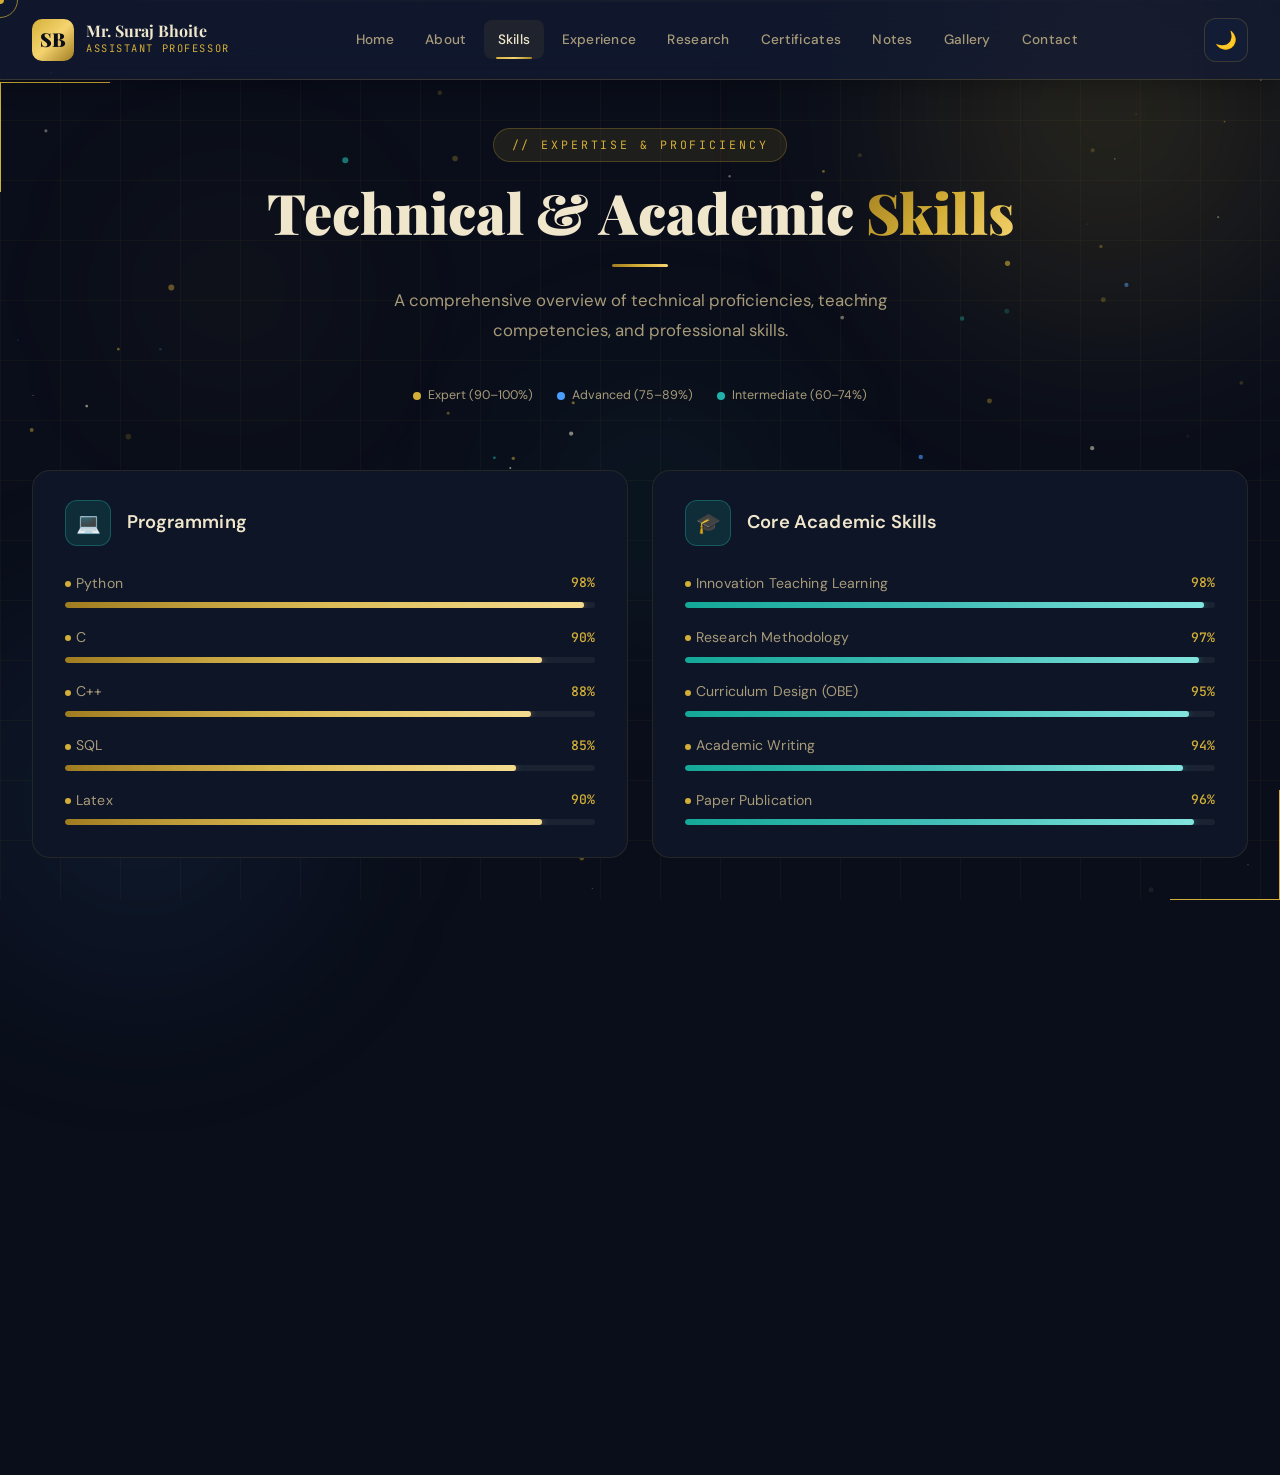
<file: skills.html>
<!DOCTYPE html>
<html lang="en" data-theme="dark">
<head>
  <meta charset="UTF-8" />
  <meta name="viewport" content="width=device-width, initial-scale=1.0" />
  <title>Skills — Suraj Bhoite</title>
  <link rel="preconnect" href="https://fonts.googleapis.com" />
  <link rel="preconnect" href="https://fonts.gstatic.com" crossorigin />
  <link href="https://fonts.googleapis.com/css2?family=Playfair+Display:wght@700;900&family=DM+Sans:wght@300;400;500;600&family=JetBrains+Mono:wght@400;500&display=swap" rel="stylesheet" />
  <link rel="stylesheet" href="css/variables.css" />
  <link rel="stylesheet" href="css/global.css" />
  <link rel="stylesheet" href="css/navbar.css" />
  <link rel="stylesheet" href="css/cursor.css" />
  <link rel="stylesheet" href="css/bg-motion.css" />
  <link rel="icon" type="image/x-icon" href="fevicon.ico" />
  <style>

    /* ══════════════════════════════════════
       HERO
    ══════════════════════════════════════ */
    .skills-hero {
      padding: 8rem 0 3rem;
      text-align: center;
      position: relative;
    }

    /* ══════════════════════════════════════
       MAIN SKILLS GRID
    ══════════════════════════════════════ */
    .skills-main {
      padding: 1rem 0 6rem;
    }

    .skills-2col {
      display: grid;
      grid-template-columns: 1fr 1fr;
      gap: 1.5rem;
    }

    @media (max-width: 860px) {
      .skills-2col { grid-template-columns: 1fr; }
    }

    /* ══════════════════════════════════════
       CATEGORY CARD  — matches screenshot style
    ══════════════════════════════════════ */
    .cat-card {
      background: #0d1526;
      border: 1px solid rgba(212,175,55,0.12);
      border-radius: 18px;
      padding: 1.8rem 2rem 2rem;
      position: relative;
      overflow: hidden;
      opacity: 0;
      transform: translateY(28px);
      transition:
        opacity   0.6s ease,
        transform 0.6s cubic-bezier(0.4,0,0.2,1),
        border-color 0.3s ease,
        box-shadow 0.3s ease;
    }

    [data-theme="light"] .cat-card {
      background: #ffffff;
      border-color: rgba(160,124,32,0.15);
      box-shadow: 0 2px 16px rgba(0,0,0,0.06);
    }

    .cat-card.visible {
      opacity: 1;
      transform: translateY(0);
    }

    /* Stagger */
    .cat-card:nth-child(1) { transition-delay: 0.05s; }
    .cat-card:nth-child(2) { transition-delay: 0.15s; }
    .cat-card:nth-child(3) { transition-delay: 0.1s;  }
    .cat-card:nth-child(4) { transition-delay: 0.2s;  }
    .cat-card:nth-child(5) { transition-delay: 0.08s; }
    .cat-card:nth-child(6) { transition-delay: 0.18s; }

    .cat-card:hover {
      border-color: rgba(212,175,55,0.35);
      box-shadow: 0 8px 40px rgba(0,0,0,0.35), 0 0 30px rgba(212,175,55,0.08);
    }

    /* subtle top accent line on hover */
    .cat-card::before {
      content: '';
      position: absolute;
      top: 0; left: 0; right: 0;
      height: 2px;
      background: var(--gradient-gold);
      transform: scaleX(0);
      transition: transform 0.4s ease;
      transform-origin: left;
    }
    .cat-card:hover::before { transform: scaleX(1); }

    /* background circle glow */
    .cat-card::after {
      content: '';
      position: absolute;
      bottom: -60px; right: -60px;
      width: 200px; height: 200px;
      border-radius: 50%;
      pointer-events: none;
      opacity: 0;
      transition: opacity 0.4s ease;
    }
    .cat-card:hover::after { opacity: 1; }

    /* ── Card Header ── */
    .cat-header {
      display: flex;
      align-items: center;
      gap: 1rem;
      margin-bottom: 1.6rem;
    }

    /* Teal icon circle — exactly like screenshot */
    .cat-icon {
      width: 46px;
      height: 46px;
      border-radius: 12px;
      background: rgba(32,178,170,0.15);
      border: 1.5px solid rgba(32,178,170,0.35);
      display: flex;
      align-items: center;
      justify-content: center;
      font-size: 1.25rem;
      flex-shrink: 0;
      transition: transform 0.3s ease, background 0.3s ease;
    }

    .cat-card:hover .cat-icon {
      transform: rotate(-8deg) scale(1.1);
      background: rgba(32,178,170,0.25);
    }

    .cat-title {
      font-family: 'DM Sans', sans-serif;
      font-size: 1.15rem;
      font-weight: 600;
      color: #f0e6cc;
      letter-spacing: 0.01em;
    }

    [data-theme="light"] .cat-title { color: #1a1208; }

    /* ── Skill Row ── */
    .skill-item {
      margin-bottom: 1.1rem;
    }
    .skill-item:last-child { margin-bottom: 0; }

    .skill-top {
      display: flex;
      justify-content: space-between;
      align-items: center;
      margin-bottom: 0.42rem;
    }

    .skill-label {
      font-family: 'DM Sans', sans-serif;
      font-size: 0.88rem;
      font-weight: 400;
      color: #a89b7a;
      letter-spacing: 0.01em;
    }

    [data-theme="light"] .skill-label { color: #5c4a2a; }

    .skill-pct {
      font-family: 'JetBrains Mono', monospace;
      font-size: 0.82rem;
      font-weight: 500;
      color: #d4af37;
      min-width: 36px;
      text-align: right;
    }

    /* ── Track & Fill ── */
    .skill-track {
      width: 100%;
      height: 6px;
      background: rgba(255,255,255,0.06);
      border-radius: 999px;
      overflow: hidden;
      position: relative;
    }

    [data-theme="light"] .skill-track {
      background: rgba(0,0,0,0.08);
    }

    .skill-fill {
      height: 100%;
      width: 0%;
      border-radius: 999px;
      position: relative;
      transition: width 1.5s cubic-bezier(0.4, 0, 0.2, 1);
    }

    /* shimmer on bar */
    .skill-fill::after {
      content: '';
      position: absolute;
      inset: 0;
      background: linear-gradient(
        90deg,
        transparent 0%,
        rgba(255,255,255,0.3) 50%,
        transparent 100%
      );
      background-size: 200% 100%;
      animation: barShimmer 3s linear infinite;
      border-radius: inherit;
    }

    @keyframes barShimmer {
      0%   { background-position: -200% 0; }
      100% { background-position:  200% 0; }
    }

    /* Bar colour themes */
    .bar-teal   { background: linear-gradient(90deg, #14a898, #20b2aa, #4dd8d0); box-shadow: 0 0 6px rgba(32,178,170,0.5); }
    .bar-gold   { background: linear-gradient(90deg, #a07c20, #d4af37, #f0cc60); box-shadow: 0 0 6px rgba(212,175,55,0.5); }
    .bar-blue   { background: linear-gradient(90deg, #1a5fa8, #4a9eff, #80bfff); box-shadow: 0 0 6px rgba(74,158,255,0.45); }
    .bar-purple { background: linear-gradient(90deg, #5a2d8a, #8a4fcf, #b07ee0); box-shadow: 0 0 6px rgba(138,79,207,0.45); }
    .bar-rose   { background: linear-gradient(90deg, #8b1a14, #c0392b, #e05a40); box-shadow: 0 0 6px rgba(192,57,43,0.4); }

    /* ══════════════════════════════════════
       LEGEND
    ══════════════════════════════════════ */
    .legend-row {
      display: flex;
      align-items: center;
      gap: 1.5rem;
      justify-content: center;
      margin-top: 2.5rem;
      flex-wrap: wrap;
    }

    .legend-item {
      display: flex;
      align-items: center;
      gap: 0.45rem;
      font-family: 'DM Sans', sans-serif;
      font-size: 0.78rem;
      color: #a89b7a;
    }

    .legend-dot {
      width: 8px; height: 8px;
      border-radius: 50%;
    }

    .ld-expert   { background: #d4af37; }
    .ld-advanced { background: #4a9eff; }
    .ld-inter    { background: #20b2aa; }

    /* small level dot beside skill name */
    .lvl-dot {
      display: inline-block;
      width: 6px; height: 6px;
      border-radius: 50%;
      margin-right: 5px;
      vertical-align: middle;
      flex-shrink: 0;
    }
    .lvl-e { background: #d4af37; }
    .lvl-a { background: #4a9eff; }
    .lvl-i { background: #20b2aa; }

    /* ══════════════════════════════════════
       SECTION TAG / TITLE REUSE
    ══════════════════════════════════════ */
    .section-tag {
      display: inline-block;
      font-family: 'JetBrains Mono', monospace;
      font-size: 0.72rem;
      letter-spacing: 0.25em;
      text-transform: uppercase;
      color: #d4af37;
      background: rgba(212,175,55,0.1);
      border: 1px solid rgba(212,175,55,0.25);
      padding: 0.38rem 1.1rem;
      border-radius: 999px;
      margin-bottom: 1rem;
    }

    .section-title {
      font-family: 'Playfair Display', Georgia, serif;
      font-size: clamp(2rem, 4.5vw, 3.5rem);
      font-weight: 900;
      color: #f0e6cc;
      margin-bottom: 0.8rem;
    }

    [data-theme="light"] .section-title { color: #1a1208; }

    .section-title span {
      background: linear-gradient(135deg, #a07c20, #d4af37, #f5d470);
      -webkit-background-clip: text;
      -webkit-text-fill-color: transparent;
      background-clip: text;
    }

    .section-divider {
      width: 56px; height: 3px;
      background: linear-gradient(90deg, #a07c20, #d4af37, #f5d470);
      margin: 1.2rem auto; border-radius: 2px;
    }

    .section-subtitle {
      font-family: 'DM Sans', sans-serif;
      font-size: 1.05rem;
      color: #a89b7a;
      max-width: 540px;
      margin: 0 auto;
      line-height: 1.75;
    }

    [data-theme="light"] .section-subtitle { color: #5c4a2a; }

  </style>
</head>
<body>
  <div class="cursor-dot"></div>
  <div class="cursor-ring"></div>

  <!-- Motion Background -->
  <canvas id="particles-canvas"></canvas>
  <div class="motion-orb motion-orb-1"></div>
  <div class="motion-orb motion-orb-2"></div>
  <div class="motion-orb motion-orb-3"></div>
  <div class="motion-orb motion-orb-4"></div>
  <div class="motion-grid"></div>
  <div class="motion-scanline"></div>
  <div class="motion-corner motion-corner-tl"></div>
  <div class="motion-corner motion-corner-br"></div>

  <!-- Navbar -->
  <nav class="navbar scrolled" id="navbar">
    <div class="nav-inner">
      <a href="index.html" class="nav-logo">
        <div class="nav-logo-icon">SB</div>
        <div class="nav-logo-text">
          <span class="nav-logo-name">Mr. Suraj Bhoite</span>
          <span class="nav-logo-title">Assistant Professor</span>
        </div>
      </a>
      <div class="nav-links">
        <a href="index.html"      class="nav-link">Home</a>
        <a href="about.html"      class="nav-link">About</a>
        <a href="skills.html"     class="nav-link active">Skills</a>
        <a href="experience.html" class="nav-link">Experience</a>
        <a href="research.html"   class="nav-link">Research</a>
        <a href="courses.html"    class="nav-link">Certificates</a>
        <a href="notes.html"      class="nav-link">Notes</a>
        <a href="gallery.html"    class="nav-link">Gallery</a>
        <a href="contact.html"    class="nav-link">Contact</a>
      </div>
      <div class="nav-actions">
        <button class="theme-toggle">
          <span class="theme-icon-dark">🌙</span>
          <span class="theme-icon-light">☀️</span>
        </button>
        <button class="hamburger"><span></span><span></span><span></span></button>
      </div>
    </div>
  </nav>
  <div class="mobile-menu">
    <a href="index.html"      class="nav-link">🏠 Home</a>
    <a href="about.html"      class="nav-link">👤 About</a>
    <a href="skills.html"     class="nav-link active">⚡ Skills</a>
    <a href="experience.html" class="nav-link">💼 Experience</a>
    <a href="research.html"   class="nav-link">🔬 Research</a>
    <a href="courses.html"    class="nav-link">🎓 Certificates</a>
    <a href="notes.html"      class="nav-link">📒 Notes</a>
    <a href="gallery.html"    class="nav-link">🖼️ Gallery</a>
    <a href="contact.html"    class="nav-link">📬 Contact</a>
  </div>

  <!-- ═══════════ HERO ═══════════ -->
  <section class="skills-hero">
    <div class="container" style="position:relative;z-index:1;">
      <div class="reveal">
        <div class="section-tag">// Expertise &amp; Proficiency</div>
        <h1 class="section-title">Technical &amp; Academic <span>Skills</span></h1>
        <div class="section-divider"></div>
        <p class="section-subtitle">
          A comprehensive overview of technical proficiencies, teaching competencies, and professional skills.
        </p>
      </div>

      <!-- Legend -->
      <div class="legend-row reveal">
        <div class="legend-item"><span class="legend-dot ld-expert"></span> Expert (90–100%)</div>
        <div class="legend-item"><span class="legend-dot ld-advanced"></span> Advanced (75–89%)</div>
        <div class="legend-item"><span class="legend-dot ld-inter"></span> Intermediate (60–74%)</div>
      </div>
    </div>
  </section>

  <!-- ═══════════ SKILLS GRID ═══════════ -->
  <section class="skills-main">
    <div class="container" style="position:relative;z-index:1;">
      <div class="skills-2col">

        <!-- ══ 1. PROGRAMMING ══ -->
        <div class="cat-card">
          <div class="cat-header">
            <div class="cat-icon">💻</div>
            <div class="cat-title">Programming</div>
          </div>

          <div class="skill-item">
            <div class="skill-top">
              <span class="skill-label"><span class="lvl-dot lvl-e"></span>Python</span>
              <span class="skill-pct" data-pct="98">0%</span>
            </div>
            <div class="skill-track"><div class="skill-fill bar-gold" data-width="98"></div></div>
          </div>

          <div class="skill-item">
            <div class="skill-top">
              <span class="skill-label"><span class="lvl-dot lvl-e"></span>C</span>
              <span class="skill-pct" data-pct="90">0%</span>
            </div>
            <div class="skill-track"><div class="skill-fill bar-gold" data-width="90"></div></div>
          </div>

          <div class="skill-item">
            <div class="skill-top">
              <span class="skill-label"><span class="lvl-dot lvl-e"></span>C++</span>
              <span class="skill-pct" data-pct="88">0%</span>
            </div>
            <div class="skill-track"><div class="skill-fill bar-gold" data-width="88"></div></div>
          </div>
        
          <div class="skill-item">
            <div class="skill-top">
              <span class="skill-label"><span class="lvl-dot lvl-e"></span>SQL</span>
              <span class="skill-pct" data-pct="85">0%</span>
            </div>
            <div class="skill-track"><div class="skill-fill bar-gold" data-width="85"></div></div>
          </div>

          <div class="skill-item">
            <div class="skill-top">
              <span class="skill-label"><span class="lvl-dot lvl-e"></span>Latex</span>
              <span class="skill-pct" data-pct="90">0%</span>
            </div>
            <div class="skill-track"><div class="skill-fill bar-gold" data-width="90"></div></div>
          </div>
        </div>

        <!-- ══ 2. CORE / ACADEMIC SKILLS ══ -->
        <div class="cat-card">
          <div class="cat-header">
            <div class="cat-icon">🎓</div>
            <div class="cat-title">Core Academic Skills</div>
          </div>

          <div class="skill-item">
            <div class="skill-top">
              <span class="skill-label"><span class="lvl-dot lvl-e"></span>Innovation Teaching Learning</span>
              <span class="skill-pct" data-pct="98">0%</span>
            </div>
            <div class="skill-track"><div class="skill-fill bar-teal" data-width="98"></div></div>
          </div>

          <div class="skill-item">
            <div class="skill-top">
              <span class="skill-label"><span class="lvl-dot lvl-e"></span>Research Methodology</span>
              <span class="skill-pct" data-pct="97">0%</span>
            </div>
            <div class="skill-track"><div class="skill-fill bar-teal" data-width="97"></div></div>
          </div>

          <div class="skill-item">
            <div class="skill-top">
              <span class="skill-label"><span class="lvl-dot lvl-e"></span>Curriculum Design (OBE)</span>
              <span class="skill-pct" data-pct="95">0%</span>
            </div>
            <div class="skill-track"><div class="skill-fill bar-teal" data-width="95"></div></div>
          </div>

          <div class="skill-item">
            <div class="skill-top">
              <span class="skill-label"><span class="lvl-dot lvl-e"></span>Academic Writing</span>
              <span class="skill-pct" data-pct="94">0%</span>
            </div>
            <div class="skill-track"><div class="skill-fill bar-teal" data-width="94"></div></div>
          </div>

          <div class="skill-item">
            <div class="skill-top">
              <span class="skill-label"><span class="lvl-dot lvl-e"></span>Paper Publication</span>
              <span class="skill-pct" data-pct="96">0%</span>
            </div>
            <div class="skill-track"><div class="skill-fill bar-teal" data-width="96"></div></div>
          </div>
        </div>

        <!-- ══ 3. AI & MACHINE LEARNING ══ -->
        <div class="cat-card">
          <div class="cat-header">
            <div class="cat-icon">🧠</div>
            <div class="cat-title">AI &amp; Machine Learning</div>
          </div>

          <div class="skill-item">
            <div class="skill-top">
              <span class="skill-label"><span class="lvl-dot lvl-e"></span>PyTorch</span>
              <span class="skill-pct" data-pct="85">0%</span>
            </div>
            <div class="skill-track"><div class="skill-fill bar-blue" data-width="92"></div></div>
          </div>

          <div class="skill-item">
            <div class="skill-top">
              <span class="skill-label"><span class="lvl-dot lvl-e"></span>Pandas</span>
              <span class="skill-pct" data-pct="89">0%</span>
            </div>
            <div class="skill-track"><div class="skill-fill bar-blue" data-width="95"></div></div>
          </div>

          <div class="skill-item">
            <div class="skill-top">
              <span class="skill-label"><span class="lvl-dot lvl-e"></span>Power BI</span>
              <span class="skill-pct" data-pct="96">0%</span>
            </div>
            <div class="skill-track"><div class="skill-fill bar-blue" data-width="96"></div></div>
          </div>

          <div class="skill-item">
            <div class="skill-top">
              <span class="skill-label"><span class="lvl-dot lvl-a"></span>Computer Vision</span>
              <span class="skill-pct" data-pct="92">0%</span>
            </div>
            <div class="skill-track"><div class="skill-fill bar-blue" data-width="92"></div></div>
          </div>

          <div class="skill-item">
            <div class="skill-top">
              <span class="skill-label"><span class="lvl-dot lvl-a"></span>NLP / Transformers</span>
              <span class="skill-pct" data-pct="85">0%</span>
            </div>
            <div class="skill-track"><div class="skill-fill bar-blue" data-width="85"></div></div>
          </div>
        </div>

        <!-- ══ 4. LEADERSHIP ══ -->
        <div class="cat-card">
          <div class="cat-header">
            <div class="cat-icon">👥</div>
            <div class="cat-title">Leadership &amp; Administration</div>
          </div>

          <div class="skill-item">
            <div class="skill-top">
              <span class="skill-label"><span class="lvl-dot lvl-e"></span>Team Management</span>
              <span class="skill-pct" data-pct="95">0%</span>
            </div>
            <div class="skill-track"><div class="skill-fill bar-purple" data-width="95"></div></div>
          </div>

          <div class="skill-item">
            <div class="skill-top">
              <span class="skill-label"><span class="lvl-dot lvl-e"></span>Public Speaking</span>
              <span class="skill-pct" data-pct="92">0%</span>
            </div>
            <div class="skill-track"><div class="skill-fill bar-purple" data-width="92"></div></div>
          </div>

          <div class="skill-item">
            <div class="skill-top">
              <span class="skill-label"><span class="lvl-dot lvl-e"></span>Mentoring</span>
              <span class="skill-pct" data-pct="96">0%</span>
            </div>
            <div class="skill-track"><div class="skill-fill bar-purple" data-width="96"></div></div>
          </div>

          <div class="skill-item">
            <div class="skill-top">
              <span class="skill-label"><span class="lvl-dot lvl-e"></span>Problem Solving</span>
              <span class="skill-pct" data-pct="94">0%</span>
            </div>
            <div class="skill-track"><div class="skill-fill bar-purple" data-width="94"></div></div>
          </div>

          <div class="skill-item">
            <div class="skill-top">
              <span class="skill-label"><span class="lvl-dot lvl-e"></span>Strategic Planning</span>
              <span class="skill-pct" data-pct="88">0%</span>
            </div>
            <div class="skill-track"><div class="skill-fill bar-purple" data-width="88"></div></div>
          </div>

          <div class="skill-item">
            <div class="skill-top">
              <span class="skill-label"><span class="lvl-dot lvl-e"></span>Project Planning</span>
              <span class="skill-pct" data-pct="91">0%</span>
            </div>
            <div class="skill-track"><div class="skill-fill bar-purple" data-width="91"></div></div>
          </div>

          <div class="skill-item">
            <div class="skill-top">
              <span class="skill-label"><span class="lvl-dot lvl-e"></span>Critical Thinking</span>
              <span class="skill-pct" data-pct="94">0%</span>
            </div>
            <div class="skill-track"><div class="skill-fill bar-purple" data-width="94"></div></div>
          </div>
        </div>
      </div><!-- /skills-2col -->
    </div>
  </section>

  <script src="js/theme.js"></script>
  <script src="js/cursor.js"></script>
  <script src="js/navbar.js"></script>
  <script src="js/bg-motion.js"></script>
  <script>
  /* ── Animate cards + bars + counters on scroll ── */
  const cards = document.querySelectorAll('.cat-card');

  const observer = new IntersectionObserver((entries) => {
    entries.forEach(entry => {
      if (!entry.isIntersecting) return;
      const card = entry.target;

      /* Reveal card */
      card.classList.add('visible');

      /* Animate bars */
      card.querySelectorAll('.skill-fill').forEach((bar, i) => {
        setTimeout(() => {
          bar.style.width = bar.dataset.width + '%';
        }, 120 + i * 60);
      });

      /* Animate counters */
      card.querySelectorAll('.skill-pct').forEach((el, i) => {
        const target = parseInt(el.dataset.pct);
        let current  = 0;
        const inc    = target / 55;
        setTimeout(() => {
          const timer = setInterval(() => {
            current = Math.min(current + inc, target);
            el.textContent = Math.floor(current) + '%';
            if (current >= target) {
              el.textContent = target + '%';
              clearInterval(timer);
            }
          }, 18);
        }, 100 + i * 55);
      });

      observer.unobserve(card);
    });
  }, { threshold: 0.12, rootMargin: '0px 0px -40px 0px' });

  cards.forEach(c => observer.observe(c));

  /* Reveal for hero */
  document.querySelectorAll('.reveal').forEach(el => {
    const ro = new IntersectionObserver(([e]) => {
      if (e.isIntersecting) { el.classList.add('visible'); ro.unobserve(el); }
    }, { threshold: 0.1 });
    ro.observe(el);
  });

  /* Navbar scroll */
  window.addEventListener('scroll', () => {
    document.getElementById('navbar')
      .classList.toggle('scrolled', window.scrollY > 50);
  }, { passive: true });

  /* Hamburger */
  const ham = document.querySelector('.hamburger');
  const mob = document.querySelector('.mobile-menu');
  if (ham) ham.addEventListener('click', () => {
    ham.classList.toggle('open');
    mob.classList.toggle('open');
  });
  </script>
</body>
</html>
</file>
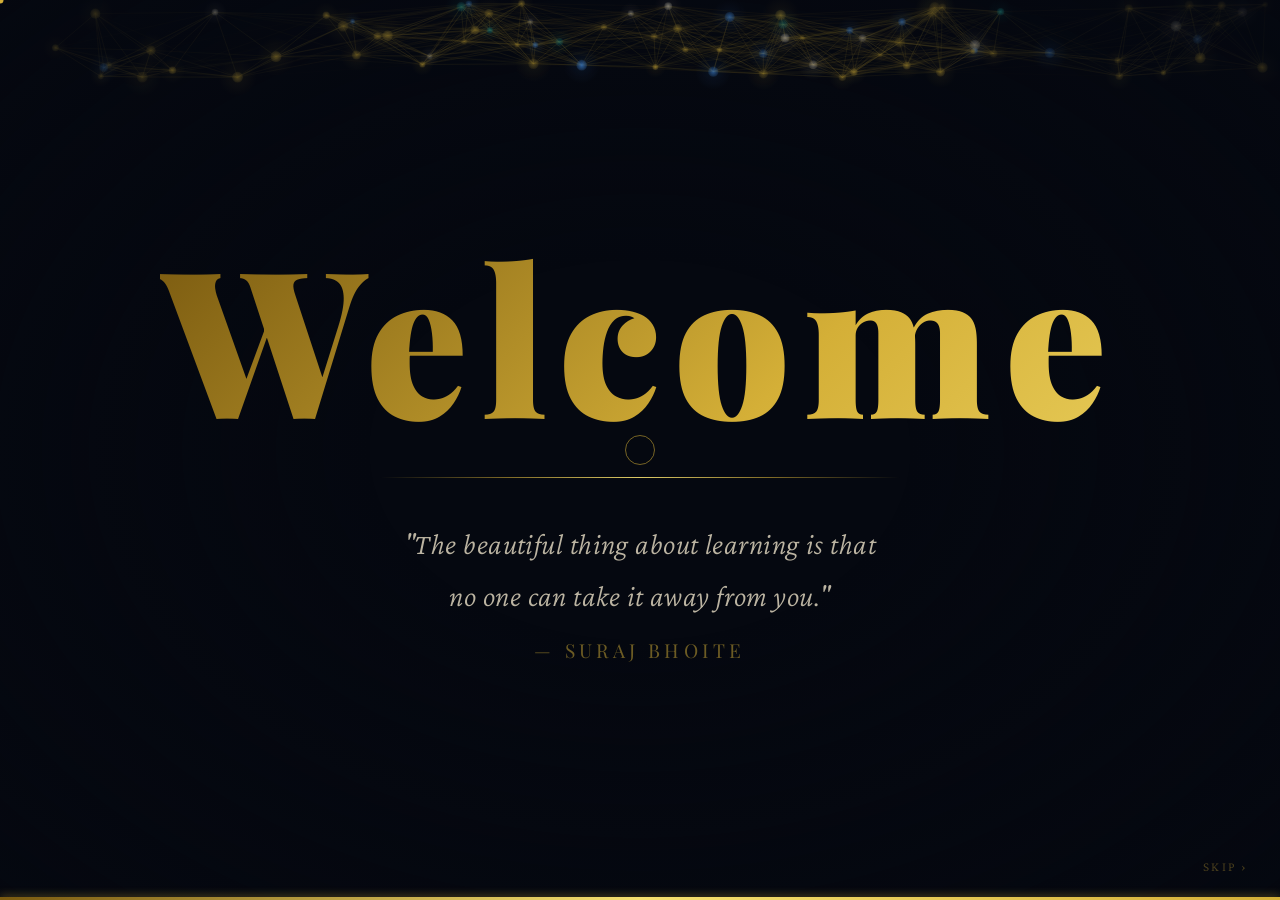
<file: welcome.html>
<!DOCTYPE html>
<html lang="en">
<head>
  <meta charset="UTF-8" />
  <meta name="viewport" content="width=device-width, initial-scale=1.0" />
  <title>Welcome — To my website</title>
  <link rel="preconnect" href="https://fonts.googleapis.com" />
  <link rel="preconnect" href="https://fonts.gstatic.com" crossorigin />
  <link href="https://fonts.googleapis.com/css2?family=Playfair+Display:ital,wght@0,700;0,900;1,400;1,700&family=Crimson+Pro:ital,wght@0,300;1,300&display=swap" rel="stylesheet" />
  <style>

    /* ══ Reset ══ */
    *, *::before, *::after {
      margin: 0; padding: 0; box-sizing: border-box;
    }

    html, body {
      width: 100%; height: 100%;
      overflow: hidden;
      background: #050810;
      cursor: none;
    }

    /* ══ Neural canvas ══ */
    #neural-canvas {
      position: fixed;
      inset: 0;
      width: 100%; height: 100%;
      z-index: 0;
    }

    /* ══ Dark vignette centre focus ══ */
    .vignette {
      position: fixed;
      inset: 0;
      z-index: 1;
      pointer-events: none;
      background: radial-gradient(
        ellipse 70% 70% at 50% 50%,
        transparent 30%,
        rgba(5,8,16,0.60) 80%,
        rgba(5,8,16,0.90) 100%
      );
    }

    /* ══ Content wrapper ══ */
    .welcome-wrap {
      position: fixed;
      inset: 0;
      z-index: 2;
      display: flex;
      flex-direction: column;
      align-items: center;
      justify-content: center;
      text-align: center;
      padding: 2rem;
      gap: 2.5rem;
    }

    /* ══ Big WELCOME ══ */
    .welcome-word {
      font-family: 'Playfair Display', Georgia, serif;
      font-size: clamp(4.5rem, 16vw, 13rem);
      font-weight: 900;
      letter-spacing: 0.06em;
      line-height: 1;
      background: linear-gradient(
        135deg,
        #7a5a10 0%,
        #d4af37 25%,
        #f5e070 50%,
        #d4af37 75%,
        #7a5a10 100%
      );
      background-size: 300% auto;
      -webkit-background-clip: text;
      -webkit-text-fill-color: transparent;
      background-clip: text;
      opacity: 0;
      animation:
        wFadeUp   1.4s cubic-bezier(0.22,1,0.36,1) 0.4s forwards,
        wShimmer  5s  linear                        1.8s infinite;
    }

    @keyframes wFadeUp {
      from { opacity:0; transform: translateY(50px) scale(0.96); }
      to   { opacity:1; transform: translateY(0)    scale(1);    }
    }

    @keyframes wShimmer {
      0%   { background-position: 0%   center; }
      100% { background-position: 300% center; }
    }

    /* ══ Divider line ══ */
    .welcome-line {
      width: 0;
      height: 1px;
      background: linear-gradient(90deg,
        transparent, rgba(212,175,55,0.6), rgba(245,224,112,0.9), rgba(212,175,55,0.6), transparent
      );
      border: none;
      animation: lineExpand 1.1s ease 1.6s forwards;
    }

    @keyframes lineExpand {
      to { width: min(520px, 72vw); }
    }

    /* ══ Quote ══ */
    .welcome-quote {
      font-family: 'Crimson Pro', Georgia, serif;
      font-size: clamp(1.15rem, 3vw, 1.85rem);
      font-weight: 300;
      font-style: italic;
      color: rgba(240,230,204,0.78);
      max-width: 700px;
      line-height: 1.75;
      letter-spacing: 0.015em;
      opacity: 0;
      animation: qFadeUp 1.3s cubic-bezier(0.22,1,0.36,1) 2s forwards;
    }

    @keyframes qFadeUp {
      from { opacity:0; transform: translateY(30px); }
      to   { opacity:1; transform: translateY(0);    }
    }

    .welcome-quote-author {
      display: block;
      margin-top: 0.75rem;
      font-family: 'Playfair Display', Georgia, serif;
      font-style: normal;
      font-size: 0.65em;
      letter-spacing: 0.22em;
      text-transform: uppercase;
      color: rgba(212,175,55,0.5);
    }

    /* ══ Gold progress bar at bottom ══ */
    .progress-track {
      position: fixed;
      bottom: 0; left: 0; right: 0;
      height: 3px;
      background: rgba(212,175,55,0.1);
      z-index: 5;
    }

    .progress-fill {
      height: 100%;
      width: 0%;
      background: linear-gradient(90deg, #7a5a10, #f5e070, #d4af37);
      box-shadow: 0 0 10px rgba(212,175,55,0.7);
      animation: fillBar 8s linear 0.5s forwards;
    }

    @keyframes fillBar {
      to { width: 100%; }
    }

    /* ══ Skip hint ══ */
    .skip-hint {
      position: fixed;
      bottom: 1.6rem;
      right: 2rem;
      z-index: 6;
      font-family: 'Crimson Pro', Georgia, serif;
      font-size: 0.82rem;
      letter-spacing: 0.16em;
      text-transform: uppercase;
      color: rgba(212,175,55,0.32);
      cursor: pointer;
      transition: color 0.35s ease, letter-spacing 0.35s ease;
      opacity: 0;
      animation: skipFade 0.8s ease 3.5s forwards;
      user-select: none;
    }

    .skip-hint:hover {
      color: rgba(212,175,55,0.9);
      letter-spacing: 0.22em;
    }

    @keyframes skipFade {
      to { opacity: 1; }
    }

    /* ══ Page exit ══ */
    body.exiting {
      animation: exitAnim 0.85s ease forwards;
    }

    @keyframes exitAnim {
      0%   { opacity:1; filter: blur(0px);   transform: scale(1);    }
      100% { opacity:0; filter: blur(12px);  transform: scale(1.06); }
    }

    /* ══ Custom cursor ══ */
    #c-dot {
      position: fixed;
      width: 7px; height: 7px;
      background: #d4af37;
      border-radius: 50%;
      transform: translate(-50%,-50%);
      pointer-events: none;
      z-index: 9999;
    }

    #c-ring {
      position: fixed;
      width: 30px; height: 30px;
      border: 1.5px solid rgba(212,175,55,0.55);
      border-radius: 50%;
      transform: translate(-50%,-50%);
      pointer-events: none;
      z-index: 9998;
    }

    /* ══ Responsive ══ */
    @media (max-width: 600px) {
      .welcome-wrap { gap: 2rem; }
      .welcome-quote { font-size: 1.15rem; }
      .skip-hint { right: 1.2rem; }
    }

  </style>
</head>
<body>

  <!-- Cursor -->
  <div id="c-dot"></div>
  <div id="c-ring"></div>

  <!-- Neural canvas -->
  <canvas id="neural-canvas"></canvas>

  <!-- Vignette -->
  <div class="vignette"></div>

  <!-- Content -->
  <div class="welcome-wrap">
    <h1 class="welcome-word">Welcome</h1>
    <hr class="welcome-line" />
    <p class="welcome-quote">
      "The beautiful thing about learning is that<br />
      no one can take it away from you."
      <span class="welcome-quote-author">— Suraj Bhoite</span>
    </p>
  </div>

  <!-- Progress bar -->
  <div class="progress-track">
    <div class="progress-fill"></div>
  </div>

  <!-- Skip -->
  <div class="skip-hint" id="skip-btn">Skip ›</div>

  <script>
  /* ═══════════════════════════════════════════
     NEURAL NETWORK
  ═══════════════════════════════════════════ */
  const canvas = document.getElementById('neural-canvas');
  const ctx    = canvas.getContext('2d');
  let W, H, nodes = [], pulses = [];
  const mouse = { x:-9999, y:-9999 };

  const GOLD  = a => `rgba(212,175,55,${a})`;
  const BLUE  = a => `rgba(74,158,255,${a})`;
  const TEAL  = a => `rgba(32,178,170,${a})`;
  const CREAM = a => `rgba(240,230,204,${a})`;
  const PALETTE = [GOLD,GOLD,GOLD,GOLD,BLUE,TEAL,CREAM];

  function r(a,b){ return Math.random()*(b-a)+a; }

  function resize(){
    W = canvas.width  = window.innerWidth;
    H = canvas.height = window.innerHeight;
  }

  function makeNode(sx, sy){
    return {
      x:     sx ?? r(0,W),
      y:     sy ?? r(0,H),
      vx:    r(-0.28, 0.28),
      vy:    r(-0.28, 0.28),
      rad:   r(2.5, 5.5),
      col:   PALETTE[Math.floor(Math.random()*PALETTE.length)],
      alpha: r(0.45, 0.95),
      pulse: 0,
    };
  }

  function buildNodes(){
    const n = Math.min(Math.floor((W*H)/11000), 80);
    nodes   = Array.from({length:n}, makeNode);
  }

  function firePulse(from){
    nodes.forEach(to=>{
      if(to===from) return;
      if(Math.hypot(from.x-to.x, from.y-to.y) < 200 && Math.random()>0.42)
        pulses.push({from, to, t:0, col:from.col});
    });
  }

  function autoFire(){
    const n = nodes[Math.floor(Math.random()*nodes.length)];
    if(n){ n.pulse=1; firePulse(n); }
  }

  /* draw */
  function drawLines(){
    for(let i=0;i<nodes.length;i++){
      for(let j=i+1;j<nodes.length;j++){
        const d=Math.hypot(nodes[i].x-nodes[j].x, nodes[i].y-nodes[j].y);
        if(d<195){
          ctx.beginPath();
          ctx.moveTo(nodes[i].x,nodes[i].y);
          ctx.lineTo(nodes[j].x,nodes[j].y);
          ctx.strokeStyle=GOLD((1-d/195)*0.28);
          ctx.lineWidth=0.75;
          ctx.stroke();
        }
      }
    }
  }

  function drawNodes(){
    nodes.forEach(n=>{
      if(n.pulse>0){
        ctx.beginPath();
        ctx.arc(n.x,n.y, n.rad+n.pulse*24, 0, Math.PI*2);
        ctx.strokeStyle=n.col(n.pulse*0.5);
        ctx.lineWidth=1.5;
        ctx.stroke();
        n.pulse=Math.max(0, n.pulse-0.022);
      }
      /* Outer glow */
      const g=ctx.createRadialGradient(n.x,n.y,0,n.x,n.y,n.rad*3.5);
      g.addColorStop(0,n.col(0.12)); g.addColorStop(1,n.col(0));
      ctx.beginPath(); ctx.arc(n.x,n.y,n.rad*3.5,0,Math.PI*2);
      ctx.fillStyle=g; ctx.fill();
      /* Core */
      const c=ctx.createRadialGradient(n.x,n.y,0,n.x,n.y,n.rad);
      c.addColorStop(0,n.col(n.alpha)); c.addColorStop(1,n.col(n.alpha*0.25));
      ctx.beginPath(); ctx.arc(n.x,n.y,n.rad,0,Math.PI*2);
      ctx.fillStyle=c; ctx.fill();
    });
  }

  function drawPulses(){
    for(let i=pulses.length-1;i>=0;i--){
      const p=pulses[i];
      p.t+=0.024;
      if(p.t>=1){pulses.splice(i,1);continue;}
      const x=p.from.x+(p.to.x-p.from.x)*p.t;
      const y=p.from.y+(p.to.y-p.from.y)*p.t;
      const a=Math.sin(p.t*Math.PI);
      /* Glow blob */
      const g=ctx.createRadialGradient(x,y,0,x,y,12);
      g.addColorStop(0,p.col(a*0.65)); g.addColorStop(1,p.col(0));
      ctx.beginPath(); ctx.arc(x,y,12,0,Math.PI*2);
      ctx.fillStyle=g; ctx.fill();
      /* Bright dot */
      ctx.beginPath(); ctx.arc(x,y,3,0,Math.PI*2);
      ctx.fillStyle=p.col(a*0.95); ctx.fill();
      if(p.t>0.94) p.to.pulse=0.9;
    }
  }

  function loop(){
    ctx.clearRect(0,0,W,H);
    /* Mouse repulsion */
    nodes.forEach(n=>{
      const dx=n.x-mouse.x, dy=n.y-mouse.y;
      const d=Math.hypot(dx,dy);
      if(d<160&&d>0){const f=(160-d)/160*0.75; n.vx+=(dx/d)*f; n.vy+=(dy/d)*f;}
      n.vx*=0.97; n.vy*=0.97;
      const spd=Math.hypot(n.vx,n.vy);
      if(spd>1.5){n.vx=(n.vx/spd)*1.5; n.vy=(n.vy/spd)*1.5;}
      n.x+=n.vx; n.y+=n.vy;
      if(n.x<n.rad){n.x=n.rad;n.vx*=-1;}
      if(n.x>W-n.rad){n.x=W-n.rad;n.vx*=-1;}
      if(n.y<n.rad){n.y=n.rad;n.vy*=-1;}
      if(n.y>H-n.rad){n.y=H-n.rad;n.vy*=-1;}
    });
    drawLines(); drawNodes(); drawPulses();
    requestAnimationFrame(loop);
  }

  resize(); buildNodes(); loop();
  window.addEventListener('resize',()=>{resize();buildNodes();},{passive:true});
  window.addEventListener('mousemove',e=>{mouse.x=e.clientX;mouse.y=e.clientY;},{passive:true});
  window.addEventListener('click',e=>{
    let near=null,minD=Infinity;
    nodes.forEach(n=>{const d=Math.hypot(n.x-e.clientX,n.y-e.clientY);if(d<minD){minD=d;near=n;}});
    if(near){near.pulse=1;firePulse(near);}
  });

  /* Auto fire pulses every 2s */
  const autoInterval = setInterval(autoFire, 2000);

  /* ═══════════════════════════════════════════
     CURSOR
  ═══════════════════════════════════════════ */
  const dot=document.getElementById('c-dot');
  const ring=document.getElementById('c-ring');
  let rx=innerWidth/2, ry=innerHeight/2, mx=rx, my=ry;

  document.addEventListener('mousemove',e=>{
    mx=e.clientX; my=e.clientY;
    dot.style.left=mx+'px'; dot.style.top=my+'px';
  },{passive:true});

  (function cursorRaf(){
    rx+=(mx-rx)*0.12; ry+=(my-ry)*0.12;
    ring.style.left=rx+'px'; ring.style.top=ry+'px';
    requestAnimationFrame(cursorRaf);
  })();

  /* ═══════════════════════════════════════════
     REDIRECT  — 8 seconds then go to index.html
  ═══════════════════════════════════════════ */
  function goNow(){
    clearInterval(autoInterval);
    clearTimeout(autoRedirect);
    document.body.classList.add('exiting');
    setTimeout(()=>{ window.location.href='index.html'; }, 850);
  }

  const autoRedirect = setTimeout(goNow, 8000);

  /* Skip button */
  document.getElementById('skip-btn').addEventListener('click', goNow);

  /* Any key also skips */
  document.addEventListener('keydown', goNow);
  </script>

</body>
</html>
</file>
<file: css/variables.css>
/* =============================================
   FACULTY PORTFOLIO - CSS VARIABLES & THEMES
   ============================================= */

:root {
  /* Dark Theme (Default) */
  --bg-primary: #0a0e1a;
  --bg-secondary: #0f1628;
  --bg-card: #131c35;
  --bg-glass: rgba(19, 28, 53, 0.7);
  --bg-hover: rgba(212, 175, 55, 0.08);

  --text-primary: #f0e6cc;
  --text-secondary: #a89b7a;
  --text-muted: #6b6050;
  --text-white: #ffffff;

  --accent-gold: #d4af37;
  --accent-gold-light: #f5d470;
  --accent-gold-dark: #a07c20;
  --accent-blue: #4a9eff;
  --accent-teal: #20b2aa;
  --accent-rose: #c0392b;

  --border-color: rgba(212, 175, 55, 0.2);
  --border-strong: rgba(212, 175, 55, 0.5);
  --border-subtle: rgba(240, 230, 204, 0.08);

  --shadow-sm: 0 2px 8px rgba(0, 0, 0, 0.3);
  --shadow-md: 0 8px 32px rgba(0, 0, 0, 0.4);
  --shadow-lg: 0 20px 60px rgba(0, 0, 0, 0.5);
  --shadow-gold: 0 0 30px rgba(212, 175, 55, 0.2);
  --shadow-glow: 0 0 60px rgba(212, 175, 55, 0.15);

  --gradient-gold: linear-gradient(135deg, #d4af37, #f5d470, #a07c20);
  --gradient-dark: linear-gradient(135deg, #0a0e1a, #131c35);
  --gradient-hero: linear-gradient(135deg, #0a0e1a 0%, #1a2550 50%, #0a0e1a 100%);
  --gradient-card: linear-gradient(135deg, rgba(212,175,55,0.1), rgba(74,158,255,0.05));

  --nav-height: 80px;
  --border-radius: 16px;
  --border-radius-sm: 8px;
  --border-radius-lg: 24px;
  --border-radius-full: 999px;

  --transition-fast: 0.2s ease;
  --transition-med: 0.4s cubic-bezier(0.4, 0, 0.2, 1);
  --transition-slow: 0.7s cubic-bezier(0.4, 0, 0.2, 1);

  --font-display: 'Playfair Display', Georgia, serif;
  --font-body: 'Crimson Pro', Georgia, serif;
  --font-mono: 'JetBrains Mono', 'Courier New', monospace;
  --font-sans: 'DM Sans', system-ui, sans-serif;
}

/* Light Theme */
[data-theme="light"] {
  --bg-primary: #faf7f2;
  --bg-secondary: #f3ede0;
  --bg-card: #ffffff;
  --bg-glass: rgba(255, 255, 255, 0.8);
  --bg-hover: rgba(160, 124, 32, 0.06);

  --text-primary: #1a1208;
  --text-secondary: #5c4a2a;
  --text-muted: #9b8a6a;
  --text-white: #1a1208;

  --accent-gold: #a07c20;
  --accent-gold-light: #c9a227;
  --accent-gold-dark: #7a5c10;
  --accent-blue: #1a5fa8;
  --accent-teal: #147a73;
  --accent-rose: #8b1a14;

  --border-color: rgba(160, 124, 32, 0.25);
  --border-strong: rgba(160, 124, 32, 0.6);
  --border-subtle: rgba(26, 18, 8, 0.08);

  --shadow-sm: 0 2px 8px rgba(0, 0, 0, 0.08);
  --shadow-md: 0 8px 32px rgba(0, 0, 0, 0.12);
  --shadow-lg: 0 20px 60px rgba(0, 0, 0, 0.15);
  --shadow-gold: 0 0 30px rgba(160, 124, 32, 0.15);
  --shadow-glow: 0 0 60px rgba(160, 124, 32, 0.1);

  --gradient-gold: linear-gradient(135deg, #a07c20, #c9a227, #7a5c10);
  --gradient-dark: linear-gradient(135deg, #faf7f2, #f3ede0);
  --gradient-hero: linear-gradient(135deg, #faf7f2 0%, #ede3d0 50%, #faf7f2 100%);
  --gradient-card: linear-gradient(135deg, rgba(160,124,32,0.06), rgba(26,95,168,0.03));
}
</file>
<file: css/global.css>
/* =============================================
   FACULTY PORTFOLIO - GLOBAL STYLES
   ============================================= */

@import url('https://fonts.googleapis.com/css2?family=Playfair+Display:ital,wght@0,400;0,600;0,700;0,900;1,400;1,600&family=Crimson+Pro:ital,wght@0,300;0,400;0,500;0,600;1,300;1,400&family=DM+Sans:wght@300;400;500;600&family=JetBrains+Mono:wght@400;500&display=swap');
@import 'variables.css';

/* ---- RESET ---- */
*, *::before, *::after {
  margin: 0;
  padding: 0;
  box-sizing: border-box;
}

html {
  scroll-behavior: smooth;
  font-size: 16px;
}

body {
  font-family: var(--font-body);
  background-color: var(--bg-primary);
  color: var(--text-primary);
  line-height: 1.7;
  overflow-x: hidden;
  transition: background-color var(--transition-med), color var(--transition-med);
  cursor: none;
}

body.cursor-default { cursor: default; }

a {
  color: inherit;
  text-decoration: none;
}

img {
  max-width: 100%;
  height: auto;
  display: block;
}

ul { list-style: none; }

button, input, textarea, select {
  font-family: inherit;
  outline: none;
  border: none;
}

button { cursor: none; }

/* ---- SCROLLBAR ---- */
::-webkit-scrollbar {
  width: 6px;
}

::-webkit-scrollbar-track {
  background: var(--bg-primary);
}

::-webkit-scrollbar-thumb {
  background: var(--accent-gold);
  border-radius: 3px;
}

::-webkit-scrollbar-thumb:hover {
  background: var(--accent-gold-light);
}

/* ---- SELECTION ---- */
::selection {
  background: rgba(212, 175, 55, 0.3);
  color: var(--text-primary);
}

/* ---- TYPOGRAPHY ---- */
h1, h2, h3, h4, h5 {
  font-family: var(--font-display);
  line-height: 1.2;
  color: var(--text-primary);
}

h1 { font-size: clamp(2.5rem, 6vw, 5rem); font-weight: 900; }
h2 { font-size: clamp(2rem, 4vw, 3.5rem); font-weight: 700; }
h3 { font-size: clamp(1.3rem, 2.5vw, 2rem); font-weight: 600; }
h4 { font-size: clamp(1.1rem, 2vw, 1.5rem); font-weight: 600; }
h5 { font-size: 1rem; font-weight: 600; }

p {
  font-family: var(--font-body);
  font-size: 1.1rem;
  color: var(--text-secondary);
  line-height: 1.8;
}

.sans { font-family: var(--font-sans); }

/* ---- LAYOUT ---- */
.container {
  max-width: 1280px;
  margin: 0 auto;
  padding: 0 2rem;
}

.container-sm {
  max-width: 900px;
  margin: 0 auto;
  padding: 0 2rem;
}

.section {
  padding: 6rem 0;
  position: relative;
}

.section-header {
  text-align: center;
  margin-bottom: 4rem;
}

.section-tag {
  display: inline-block;
  font-family: var(--font-mono);
  font-size: 0.75rem;
  letter-spacing: 0.25em;
  text-transform: uppercase;
  color: var(--accent-gold);
  background: rgba(212, 175, 55, 0.1);
  border: 1px solid var(--border-color);
  padding: 0.4rem 1.2rem;
  border-radius: var(--border-radius-full);
  margin-bottom: 1rem;
}

.section-title {
  font-size: clamp(2rem, 4vw, 3rem);
  margin-bottom: 1rem;
}

.section-title span {
  background: var(--gradient-gold);
  -webkit-background-clip: text;
  -webkit-text-fill-color: transparent;
  background-clip: text;
}

.section-divider {
  width: 60px;
  height: 3px;
  background: var(--gradient-gold);
  margin: 1.5rem auto;
  border-radius: 2px;
}

.section-subtitle {
  font-size: 1.15rem;
  color: var(--text-secondary);
  max-width: 600px;
  margin: 0 auto;
}

/* ---- GOLD ACCENT LINE ---- */
.gold-line {
  display: inline-block;
  width: 50px;
  height: 2px;
  background: var(--gradient-gold);
  border-radius: 1px;
  vertical-align: middle;
  margin: 0 0.5rem;
}

/* ---- CARDS ---- */
.card {
  background: var(--bg-card);
  border: 1px solid var(--border-color);
  border-radius: var(--border-radius);
  padding: 2rem;
  transition: var(--transition-med);
  position: relative;
  overflow: hidden;
}

.card::before {
  content: '';
  position: absolute;
  inset: 0;
  background: var(--gradient-card);
  opacity: 0;
  transition: opacity var(--transition-med);
  pointer-events: none;
}

.card:hover {
  border-color: var(--border-strong);
  transform: translateY(-4px);
  box-shadow: var(--shadow-gold);
}

.card:hover::before {
  opacity: 1;
}

/* ---- BUTTONS ---- */
.btn {
  display: inline-flex;
  align-items: center;
  gap: 0.6rem;
  padding: 0.85rem 2rem;
  border-radius: var(--border-radius-full);
  font-family: var(--font-sans);
  font-size: 0.9rem;
  font-weight: 500;
  letter-spacing: 0.05em;
  transition: var(--transition-med);
  position: relative;
  overflow: hidden;
}

.btn::before {
  content: '';
  position: absolute;
  inset: 0;
  background: rgba(255,255,255,0.1);
  transform: translateX(-100%);
  transition: transform var(--transition-fast);
}

.btn:hover::before {
  transform: translateX(0);
}

.btn-primary {
  background: var(--gradient-gold);
  color: #0a0e1a;
  font-weight: 600;
  box-shadow: 0 4px 20px rgba(212, 175, 55, 0.3);
}

.btn-primary:hover {
  box-shadow: 0 8px 30px rgba(212, 175, 55, 0.5);
  transform: translateY(-2px);
}

.btn-outline {
  background: transparent;
  border: 1.5px solid var(--border-strong);
  color: var(--text-primary);
}

.btn-outline:hover {
  border-color: var(--accent-gold);
  color: var(--accent-gold);
  transform: translateY(-2px);
}

.btn-ghost {
  background: var(--bg-glass);
  border: 1px solid var(--border-color);
  color: var(--text-secondary);
  backdrop-filter: blur(10px);
}

.btn-ghost:hover {
  color: var(--accent-gold);
  border-color: var(--accent-gold);
}

/* ---- BADGE ---- */
.badge {
  display: inline-flex;
  align-items: center;
  gap: 0.3rem;
  padding: 0.3rem 0.8rem;
  border-radius: var(--border-radius-full);
  font-family: var(--font-mono);
  font-size: 0.72rem;
  font-weight: 500;
  letter-spacing: 0.05em;
  background: rgba(212, 175, 55, 0.12);
  color: var(--accent-gold);
  border: 1px solid rgba(212, 175, 55, 0.2);
}

/* ---- GLASSMORPHISM ---- */
.glass {
  background: var(--bg-glass);
  backdrop-filter: blur(20px);
  -webkit-backdrop-filter: blur(20px);
  border: 1px solid var(--border-color);
}

/* ---- ANIMATIONS ---- */
@keyframes fadeInUp {
  from { opacity: 0; transform: translateY(30px); }
  to { opacity: 1; transform: translateY(0); }
}

@keyframes fadeInLeft {
  from { opacity: 0; transform: translateX(-30px); }
  to { opacity: 1; transform: translateX(0); }
}

@keyframes fadeInRight {
  from { opacity: 0; transform: translateX(30px); }
  to { opacity: 1; transform: translateX(0); }
}

@keyframes scaleIn {
  from { opacity: 0; transform: scale(0.9); }
  to { opacity: 1; transform: scale(1); }
}

@keyframes float {
  0%, 100% { transform: translateY(0); }
  50% { transform: translateY(-12px); }
}

@keyframes pulse-ring {
  0% { transform: scale(1); opacity: 1; }
  100% { transform: scale(2.5); opacity: 0; }
}

@keyframes shimmer {
  0% { background-position: -200% center; }
  100% { background-position: 200% center; }
}

@keyframes rotate {
  from { transform: rotate(0deg); }
  to { transform: rotate(360deg); }
}

@keyframes borderGlow {
  0%, 100% { border-color: var(--border-color); box-shadow: none; }
  50% { border-color: var(--accent-gold); box-shadow: var(--shadow-gold); }
}

@keyframes slideDown {
  from { opacity: 0; transform: translateY(-15px); }
  to { opacity: 1; transform: translateY(0); }
}

@keyframes countUp {
  from { transform: translateY(100%); opacity: 0; }
  to { transform: translateY(0); opacity: 1; }
}

/* Reveal animation classes */
.reveal {
  opacity: 0;
  transform: translateY(40px);
  transition: opacity 0.7s cubic-bezier(0.4,0,0.2,1), transform 0.7s cubic-bezier(0.4,0,0.2,1);
}

.reveal.visible {
  opacity: 1;
  transform: none;
}

.reveal-left {
  opacity: 0;
  transform: translateX(-40px);
  transition: opacity 0.7s cubic-bezier(0.4,0,0.2,1), transform 0.7s cubic-bezier(0.4,0,0.2,1);
}

.reveal-left.visible {
  opacity: 1;
  transform: none;
}

.reveal-right {
  opacity: 0;
  transform: translateX(40px);
  transition: opacity 0.7s cubic-bezier(0.4,0,0.2,1), transform 0.7s cubic-bezier(0.4,0,0.2,1);
}

.reveal-right.visible {
  opacity: 1;
  transform: none;
}

/* Staggered delays */
.delay-1 { transition-delay: 0.1s; }
.delay-2 { transition-delay: 0.2s; }
.delay-3 { transition-delay: 0.3s; }
.delay-4 { transition-delay: 0.4s; }
.delay-5 { transition-delay: 0.5s; }
.delay-6 { transition-delay: 0.6s; }

/* ---- GRADIENT TEXT ---- */
.gradient-text {
  background: var(--gradient-gold);
  -webkit-background-clip: text;
  -webkit-text-fill-color: transparent;
  background-clip: text;
}

/* ---- GRID ---- */
.grid-2 { display: grid; grid-template-columns: repeat(2, 1fr); gap: 2rem; }
.grid-3 { display: grid; grid-template-columns: repeat(3, 1fr); gap: 2rem; }
.grid-4 { display: grid; grid-template-columns: repeat(4, 1fr); gap: 1.5rem; }

/* ---- NOISE TEXTURE OVERLAY ---- */
.noise-overlay::after {
  content: '';
  position: fixed;
  inset: 0;
  background-image: url("data:image/svg+xml,%3Csvg viewBox='0 0 256 256' xmlns='http://www.w3.org/2000/svg'%3E%3Cfilter id='noise'%3E%3CfeTurbulence type='fractalNoise' baseFrequency='0.9' numOctaves='4' stitchTiles='stitch'/%3E%3C/filter%3E%3Crect width='100%25' height='100%25' filter='url(%23noise)' opacity='0.03'/%3E%3C/svg%3E");
  pointer-events: none;
  z-index: 9999;
  opacity: 0.4;
}

/* ---- PAGE TRANSITION ---- */
.page-transition {
  animation: fadeInUp 0.6s ease forwards;
}

/* ---- MODAL ---- */
.modal-overlay {
  position: fixed;
  inset: 0;
  background: rgba(0, 0, 0, 0.85);
  backdrop-filter: blur(12px);
  z-index: 9000;
  display: flex;
  align-items: center;
  justify-content: center;
  opacity: 0;
  pointer-events: none;
  transition: opacity var(--transition-med);
}

.modal-overlay.active {
  opacity: 1;
  pointer-events: all;
}

.modal-box {
  background: var(--bg-card);
  border: 1px solid var(--border-strong);
  border-radius: var(--border-radius-lg);
  padding: 3rem;
  max-width: 760px;
  width: 90%;
  max-height: 85vh;
  overflow-y: auto;
  transform: scale(0.9) translateY(20px);
  transition: transform var(--transition-med);
  position: relative;
}

.modal-overlay.active .modal-box {
  transform: scale(1) translateY(0);
}

.modal-close {
  position: absolute;
  top: 1.5rem;
  right: 1.5rem;
  width: 36px;
  height: 36px;
  border-radius: 50%;
  background: var(--bg-hover);
  border: 1px solid var(--border-color);
  color: var(--text-secondary);
  font-size: 1.2rem;
  display: flex;
  align-items: center;
  justify-content: center;
  transition: var(--transition-fast);
}

.modal-close:hover {
  color: var(--accent-gold);
  border-color: var(--accent-gold);
}

/* ---- TOOLTIP ---- */
[data-tooltip] {
  position: relative;
}

[data-tooltip]::after {
  content: attr(data-tooltip);
  position: absolute;
  bottom: calc(100% + 8px);
  left: 50%;
  transform: translateX(-50%);
  background: var(--bg-card);
  color: var(--text-primary);
  border: 1px solid var(--border-color);
  padding: 0.4rem 0.8rem;
  border-radius: 6px;
  font-size: 0.78rem;
  font-family: var(--font-sans);
  white-space: nowrap;
  opacity: 0;
  pointer-events: none;
  transition: opacity var(--transition-fast);
  z-index: 100;
}

[data-tooltip]:hover::after {
  opacity: 1;
}

/* ---- RESPONSIVE ---- */
@media (max-width: 1024px) {
  .grid-4 { grid-template-columns: repeat(2, 1fr); }
  .grid-3 { grid-template-columns: repeat(2, 1fr); }
}

@media (max-width: 768px) {
  .section { padding: 4rem 0; }
  .container { padding: 0 1.25rem; }
  .grid-2, .grid-3, .grid-4 { grid-template-columns: 1fr; }
  .modal-box { padding: 2rem 1.5rem; }
}

@media (max-width: 480px) {
  html { font-size: 14px; }
}

/* ---- ACTIVE PAGE HIGHLIGHT ---- */
.page-active {
  background: var(--bg-secondary);
  min-height: 100vh;
}

/* =============================================
   FOOTER
   ============================================= */
.site-footer {
  background: var(--bg-secondary);
  border-top: 1px solid var(--border-color);
  padding: 2rem 0;
  text-align: center;
}

.footer-inner {
  max-width: 1280px;
  margin: 0 auto;
  padding: 0 2rem;
  display: flex;
  flex-direction: column;
  align-items: center;
  gap: 0.6rem;
}

.footer-copy {
  font-family: var(--font-sans);
  font-size: 0.85rem;
  color: var(--text-muted);
}

.footer-copy span {
  color: var(--accent-gold);
  font-weight: 600;
}

.footer-designed {
  font-family: var(--font-sans);
  font-size: 0.82rem;
  color: var(--text-muted);
  display: flex;
  align-items: center;
  flex-wrap: wrap;
  justify-content: center;
  gap: 0.3rem;
}

.footer-designed span {
  color: var(--text-muted);
}

.footer-name {
  color: var(--accent-gold);
  font-weight: 600;
  text-decoration: none;
  transition: color 0.2s ease, text-decoration 0.2s ease;
  cursor: pointer;
}

.footer-name:hover {
  color: var(--accent-gold-light);
  text-decoration: underline;
}

.footer-divider {
  color: var(--border-strong);
  margin: 0 0.2rem;
}

@media (max-width: 480px) {
  .footer-designed { font-size: 0.75rem; }
  .footer-copy { font-size: 0.78rem; }
}
</file>
<file: css/navbar.css>
/* =============================================
   NAVBAR STYLES
   ============================================= */

.navbar {
  position: fixed !important;
  top: 0;
  left: 0;
  right: 0;
  height: var(--nav-height);
  transition: all var(--transition-med);
  z-index: 1000 !important;
  background: var(--bg-glass) !important;
  backdrop-filter: blur(20px) !important;
  border-bottom: 1px solid var(--border-color) !important;
  box-shadow: 0 4px 24px rgba(0,0,0,0.3) !important;
}

.navbar.scrolled {
  background: var(--bg-glass);
  backdrop-filter: blur(20px);
  -webkit-backdrop-filter: blur(20px);
  border-bottom: 1px solid var(--border-color);
  box-shadow: var(--shadow-md);
}

.nav-inner {
  max-width: 1280px;
  margin: 0 auto;
  padding: 0 2rem;
  height: 100%;
  display: flex;
  align-items: center;
  justify-content: space-between;
}

/* Logo */
.nav-logo {
  display: flex;
  align-items: center;
  gap: 0.75rem;
  text-decoration: none;
}

.nav-logo-icon {
  width: 42px;
  height: 42px;
  background: var(--gradient-gold);
  border-radius: 10px;
  display: flex;
  align-items: center;
  justify-content: center;
  font-size: 1.2rem;
  font-weight: 900;
  color: #0a0e1a;
  font-family: var(--font-display);
}

.nav-logo-text {
  display: flex;
  flex-direction: column;
}

.nav-logo-name {
  font-family: var(--font-display);
  font-size: 1rem;
  font-weight: 700;
  color: var(--text-primary);
  line-height: 1.2;
}

.nav-logo-title {
  font-family: var(--font-mono);
  font-size: 0.65rem;
  letter-spacing: 0.15em;
  color: var(--accent-gold);
  text-transform: uppercase;
}

/* Nav Links */
.nav-links {
  display: flex;
  align-items: center;
  gap: 0.25rem;
}

.nav-link {
  position: relative;
  font-family: var(--font-sans);
  font-size: 0.85rem;
  font-weight: 500;
  color: var(--text-secondary);
  padding: 0.5rem 0.85rem;
  border-radius: 8px;
  transition: var(--transition-fast);
  letter-spacing: 0.02em;
}

.nav-link::after {
  content: '';
  position: absolute;
  bottom: 0;
  left: 50%;
  transform: translateX(-50%);
  width: 0;
  height: 2px;
  background: var(--gradient-gold);
  border-radius: 1px;
  transition: width var(--transition-fast);
}

.nav-link:hover,
.nav-link.active {
  color: var(--text-primary);
  background: var(--bg-hover);
}

.nav-link.active::after,
.nav-link:hover::after {
  width: 60%;
}

/* Nav Actions */
.nav-actions {
  display: flex;
  align-items: center;
  gap: 0.75rem;
}

/* Theme Toggle */
.theme-toggle {
  width: 44px;
  height: 44px;
  border-radius: 12px;
  background: var(--bg-card);
  border: 1px solid var(--border-color);
  color: var(--text-secondary);
  display: flex;
  align-items: center;
  justify-content: center;
  font-size: 1.1rem;
  transition: var(--transition-med);
  position: relative;
  overflow: hidden;
}

.theme-toggle:hover {
  color: var(--accent-gold);
  border-color: var(--accent-gold);
  transform: rotate(20deg);
}

.theme-icon-dark,
.theme-icon-light {
  position: absolute;
  transition: all var(--transition-med);
}

[data-theme="light"] .theme-icon-dark { opacity: 0; transform: scale(0) rotate(90deg); }
[data-theme="light"] .theme-icon-light { opacity: 1; transform: scale(1) rotate(0deg); }
[data-theme="dark"] .theme-icon-dark,
:not([data-theme]) .theme-icon-dark { opacity: 1; transform: scale(1) rotate(0deg); }
[data-theme="dark"] .theme-icon-light,
:not([data-theme]) .theme-icon-light { opacity: 0; transform: scale(0) rotate(-90deg); }

/* Hamburger */
.hamburger {
  display: none;
  flex-direction: column;
  gap: 5px;
  padding: 0.6rem;
  background: none;
  border: 1px solid var(--border-color);
  border-radius: 10px;
  transition: var(--transition-fast);
}

.hamburger span {
  display: block;
  width: 22px;
  height: 2px;
  background: var(--text-primary);
  border-radius: 1px;
  transition: var(--transition-med);
}

.hamburger.open span:nth-child(1) {
  transform: translateY(7px) rotate(45deg);
}

.hamburger.open span:nth-child(2) {
  opacity: 0;
  transform: scaleX(0);
}

.hamburger.open span:nth-child(3) {
  transform: translateY(-7px) rotate(-45deg);
}

/* Mobile Menu */
.mobile-menu {
  display: none;
  position: fixed;
  inset: 0;
  top: var(--nav-height);
  background: var(--bg-primary);
  padding: 2rem;
  flex-direction: column;
  gap: 0.5rem;
  z-index: 999;
  border-top: 1px solid var(--border-color);
  transform: translateY(-110%);
  transition: transform var(--transition-med);
}

.mobile-menu.open {
  transform: translateY(0);
}

.mobile-menu .nav-link {
  font-size: 1.2rem;
  padding: 1rem 1.5rem;
  border: 1px solid var(--border-subtle);
  border-radius: var(--border-radius-sm);
}

@media (max-width: 900px) {
  .nav-links { display: none; }
  .hamburger { display: flex; }
  .mobile-menu { display: flex; }
}

@media (max-width: 480px) {
  .nav-logo-text { display: none; }
  .nav-inner { padding: 0 1rem; }
}
</file>
<file: css/cursor.css>
/* =============================================
   CUSTOM ANIMATED CURSOR
   ============================================= */

.cursor-dot {
  position: fixed;
  top: 0;
  left: 0;
  width: 8px;
  height: 8px;
  background: var(--accent-gold);
  border-radius: 50%;
  pointer-events: none;
  z-index: 99999;
  transform: translate(-50%, -50%);
  transition: transform 0.1s ease, width 0.3s ease, height 0.3s ease, background 0.3s ease;
  mix-blend-mode: normal;
  will-change: transform;
}

.cursor-ring {
  position: fixed;
  top: 0;
  left: 0;
  width: 36px;
  height: 36px;
  border: 1.5px solid var(--accent-gold);
  border-radius: 50%;
  pointer-events: none;
  z-index: 99998;
  transform: translate(-50%, -50%);
  transition: transform 0.12s ease, width 0.3s ease, height 0.3s ease, border-color 0.3s ease, opacity 0.3s ease;
  opacity: 0.7;
  will-change: transform;
}

.cursor-trail {
  position: fixed;
  top: 0;
  left: 0;
  width: 6px;
  height: 6px;
  border-radius: 50%;
  pointer-events: none;
  z-index: 99997;
  transform: translate(-50%, -50%);
  opacity: 0;
  transition: opacity 0.3s ease;
  background: var(--accent-gold);
}

/* Hover states */
body.cursor-hover .cursor-dot {
  width: 6px;
  height: 6px;
  background: var(--accent-gold-light);
}

body.cursor-hover .cursor-ring {
  width: 56px;
  height: 56px;
  border-color: var(--accent-gold-light);
  opacity: 0.5;
}

/* Click state */
body.cursor-click .cursor-dot {
  transform: translate(-50%, -50%) scale(0.5);
  background: var(--accent-gold-light);
}

body.cursor-click .cursor-ring {
  transform: translate(-50%, -50%) scale(0.8);
  border-color: var(--accent-gold-light);
}

/* Text cursor */
body.cursor-text .cursor-dot {
  width: 2px;
  height: 20px;
  border-radius: 1px;
  background: var(--accent-gold);
}

body.cursor-text .cursor-ring {
  opacity: 0;
}

/* Hide on mobile */
@media (hover: none) {
  .cursor-dot,
  .cursor-ring,
  .cursor-trail {
    display: none;
  }
  body { cursor: auto; }
  button { cursor: pointer; }
}
</file>
<file: css/index.css>
/* =============================================
   LANDING PAGE STYLES
   ============================================= */

/* Hero Section */
.hero {
  min-height: 100vh;
  display: flex;
  align-items: center;
  justify-content: center;
  position: relative;
  overflow: hidden;
  padding-top: var(--nav-height);
}

/* Animated background */
.hero-bg {
  position: absolute;
  inset: 0;
  overflow: hidden;
}

.hero-bg-gradient {
  position: absolute;
  inset: 0;
  background: var(--gradient-hero);
}

.hero-orb {
  position: absolute;
  border-radius: 50%;
  filter: blur(80px);
  opacity: 0.25;
  animation: float 8s ease-in-out infinite;
}

.hero-orb-1 {
  width: 500px;
  height: 500px;
  background: radial-gradient(circle, var(--accent-gold), transparent);
  top: -100px;
  right: -100px;
  animation-delay: 0s;
}

.hero-orb-2 {
  width: 400px;
  height: 400px;
  background: radial-gradient(circle, var(--accent-blue), transparent);
  bottom: -50px;
  left: -80px;
  animation-delay: 3s;
}

.hero-orb-3 {
  width: 300px;
  height: 300px;
  background: radial-gradient(circle, var(--accent-teal), transparent);
  top: 40%;
  left: 30%;
  animation-delay: 5s;
  opacity: 0.12;
}

/* Grid Lines */
.hero-grid {
  position: absolute;
  inset: 0;
  background-image: 
    linear-gradient(var(--border-subtle) 1px, transparent 1px),
    linear-gradient(90deg, var(--border-subtle) 1px, transparent 1px);
  background-size: 60px 60px;
  opacity: 0.4;
}

/* Hero Content */
.hero-content {
  position: relative;
  z-index: 2;
  display: grid;
  grid-template-columns: 1fr 1fr;
  gap: 5rem;
  align-items: center;
  padding: 4rem 0;
}

.hero-text {
  animation: fadeInLeft 0.8s ease forwards;
}

.hero-eyebrow {
  display: flex;
  align-items: center;
  gap: 1rem;
  margin-bottom: 1.5rem;
}

.hero-eyebrow-line {
  width: 40px;
  height: 2px;
  background: var(--gradient-gold);
  border-radius: 1px;
}

.hero-eyebrow-text {
  font-family: var(--font-mono);
  font-size: 0.78rem;
  letter-spacing: 0.25em;
  text-transform: uppercase;
  color: var(--accent-gold);
}

.hero-greeting {
  font-family: var(--font-body);
  font-size: 1.3rem;
  color: var(--text-secondary);
  margin-bottom: 0.5rem;
  font-style: italic;
}

.hero-name {
  font-family: var(--font-display);
  font-size: clamp(2.8rem, 6vw, 5.5rem);
  font-weight: 900;
  line-height: 1.05;
  color: var(--text-primary);
  margin-bottom: 1rem;
}

.hero-name .first-name {
  display: block;
}

.hero-name .last-name {
  display: block;
  background: var(--gradient-gold);
  -webkit-background-clip: text;
  -webkit-text-fill-color: transparent;
  background-clip: text;
}

.hero-designation {
  display: flex;
  align-items: center;
  flex-wrap: wrap;
  gap: 0.75rem;
  margin-bottom: 1.5rem;
}

.hero-designation-text {
  font-family: var(--font-sans);
  font-size: 1rem;
  color: var(--text-secondary);
  font-weight: 500;
}

.hero-dept {
  font-family: var(--font-sans);
  font-size: 0.85rem;
  color: var(--text-muted);
  margin-bottom: 2rem;
  display: flex;
  align-items: center;
  gap: 0.5rem;
}

.hero-dept::before {
  content: '🏛️';
  font-size: 0.9rem;
}

.hero-desc {
  font-size: 1.05rem;
  color: var(--text-secondary);
  line-height: 1.8;
  margin-bottom: 2.5rem;
  max-width: 500px;
}

/* Social Links */
.hero-social {
  display: flex;
  align-items: center;
  gap: 0.75rem;
  margin-bottom: 2.5rem;
  flex-wrap: wrap;
}

.social-btn {
  display: inline-flex;
  align-items: center;
  gap: 0.6rem;
  padding: 0.7rem 1.5rem;
  border-radius: var(--border-radius-full);
  font-family: var(--font-sans);
  font-size: 0.85rem;
  font-weight: 500;
  border: 1.5px solid var(--border-color);
  background: var(--bg-card);
  color: var(--text-secondary);
  transition: var(--transition-med);
  position: relative;
  overflow: hidden;
}

.social-btn img, .social-btn svg {
  width: 18px;
  height: 18px;
}

.social-btn.linkedin:hover {
  border-color: #0077B5;
  color: #0077B5;
  background: rgba(0, 119, 181, 0.08);
  transform: translateY(-2px);
  box-shadow: 0 8px 20px rgba(0,119,181,0.2);
}

.social-btn.scholar:hover {
  border-color: #4285F4;
  color: #4285F4;
  background: rgba(66, 133, 244, 0.08);
  transform: translateY(-2px);
  box-shadow: 0 8px 20px rgba(66,133,244,0.2);
}

/* Hero CTA */
.hero-cta {
  display: flex;
  gap: 1rem;
  flex-wrap: wrap;
}

/* Hero Stats */
.hero-stats {
  display: flex;
  gap: 2rem;
  margin-top: 3rem;
  padding-top: 2rem;
  border-top: 1px solid var(--border-subtle);
  flex-wrap: wrap;
}

.stat-item {
  display: flex;
  flex-direction: column;
}

.stat-number {
  font-family: var(--font-display);
  font-size: 2rem;
  font-weight: 700;
  background: var(--gradient-gold);
  -webkit-background-clip: text;
  -webkit-text-fill-color: transparent;
  background-clip: text;
  line-height: 1;
}

.stat-label {
  font-family: var(--font-mono);
  font-size: 0.7rem;
  letter-spacing: 0.12em;
  text-transform: uppercase;
  color: var(--text-muted);
  margin-top: 0.25rem;
}

/* Hero Photo */
.hero-photo-wrapper {
  position: relative;
  display: flex;
  justify-content: center;
  align-items: center;
  animation: fadeInRight 0.8s ease 0.2s forwards;
  opacity: 0;
}

.hero-photo-frame {
  position: relative;
  width: 400px;
  height: 500px;
}

.hero-photo-bg-shape {
  position: absolute;
  inset: -20px;
  background: var(--gradient-gold);
  border-radius: 30% 70% 70% 30% / 30% 30% 70% 70%;
  opacity: 0.12;
  animation: float 7s ease-in-out infinite;
}

.hero-photo-ring-1 {
  position: absolute;
  inset: -10px;
  border: 1px solid var(--border-color);
  border-radius: 30% 70% 60% 40% / 40% 30% 70% 60%;
  animation: rotate 20s linear infinite;
}

.hero-photo-ring-2 {
  position: absolute;
  inset: -25px;
  border: 1px dashed rgba(212, 175, 55, 0.2);
  border-radius: 60% 40% 30% 70% / 60% 30% 70% 40%;
  animation: rotate 30s linear infinite reverse;
}

.hero-photo-img {
  width: 100%;
  height: 100%;
  object-fit: cover;
  border-radius: 24px;
  border: 3px solid var(--border-color);
  box-shadow: var(--shadow-lg), var(--shadow-gold);
  position: relative;
  z-index: 2;
}

.hero-photo-placeholder {
  width: 100%;
  height: 100%;
  border-radius: 24px;
  background: var(--bg-card);
  border: 2px solid var(--border-color);
  display: flex;
  flex-direction: column;
  align-items: center;
  justify-content: center;
  position: relative;
  z-index: 2;

  box-shadow: 
   0 0 8px rgba(236, 202, 5, 0.801),
   0 0 16px rgba(236, 186, 4, 0.952);
}

.hero-photo-placeholder .placeholder-icon {
  font-size: 5rem;
  margin-bottom: 1rem;
  opacity: 0.3;
}

.hero-photo-placeholder p {
  font-family: var(--font-mono);
  font-size: 0.75rem;
  color: var(--text-muted);
  letter-spacing: 0.1em;
}

/* Floating badges on photo */
.hero-badge {
  position: absolute;
  background: var(--bg-glass);
  backdrop-filter: blur(12px);
  border: 1px solid var(--border-color);
  border-radius: var(--border-radius);
  padding: 0.75rem 1rem;
  z-index: 10;
  box-shadow: var(--shadow-md);
}

.hero-badge-1 {
  bottom: 30px;
  left: -40px;
  animation: float 5s ease-in-out infinite;
}

.hero-badge-2 {
  top: 40px;
  right: -40px;
  animation: float 6s ease-in-out infinite 1s;
}

.hero-badge-title {
  font-family: var(--font-mono);
  font-size: 0.65rem;
  letter-spacing: 0.1em;
  text-transform: uppercase;
  color: var(--text-muted);
  margin-bottom: 0.25rem;
}

.hero-badge-value {
  font-family: var(--font-display);
  font-size: 1.1rem;
  font-weight: 700;
  color: var(--accent-gold);
}

/* Scroll indicator */
.scroll-indicator {
  position: absolute;
  bottom: 2rem;
  left: 50%;
  transform: translateX(-50%);
  display: flex;
  flex-direction: column;
  align-items: center;
  gap: 0.5rem;
  animation: fadeInUp 1s ease 1.5s forwards;
  opacity: 0;
}

.scroll-indicator span {
  font-family: var(--font-mono);
  font-size: 0.65rem;
  letter-spacing: 0.2em;
  text-transform: uppercase;
  color: var(--text-muted);
}

.scroll-mouse {
  width: 24px;
  height: 36px;
  border: 1.5px solid var(--border-color);
  border-radius: 12px;
  display: flex;
  align-items: flex-start;
  justify-content: center;
  padding-top: 6px;
}

.scroll-wheel {
  width: 3px;
  height: 8px;
  background: var(--accent-gold);
  border-radius: 2px;
  animation: scrollDown 2s ease infinite;
}

@keyframes scrollDown {
  0% { transform: translateY(0); opacity: 1; }
  100% { transform: translateY(12px); opacity: 0; }
}

/* Responsive */
@media (max-width: 900px) {
  .hero-content {
    grid-template-columns: 1fr;
    text-align: center;
    gap: 3rem;
  }
  .hero-eyebrow { justify-content: center; }
  .hero-designation { justify-content: center; }
  .hero-dept { justify-content: center; }
  .hero-social { justify-content: center; }
  .hero-cta { justify-content: center; }
  .hero-stats { justify-content: center; }
  .hero-desc { margin: 0 auto 2.5rem; }
  .hero-photo-wrapper { order: -1; }
  .hero-photo-frame { width: 320px; height: 380px; }
  .hero-badge-1 { left: 0; }
  .hero-badge-2 { right: 0; }
}

@media (max-width: 480px) {
  .hero-photo-frame { width: 260px; height: 300px; }
  .hero-badge { display: none; }
}
</file>
<file: css/pages.css>
/* =============================================
   ABOUT PAGE STYLES
   ============================================= */

.about-hero {
  padding: 8rem 0 5rem;
  position: relative;
  overflow: hidden;
}

.about-grid {
  display: grid;
  grid-template-columns: 1fr 1.4fr;
  gap: 5rem;
  align-items: center;
}

.about-photo-container {
  position: relative;
}

.about-photo-wrap {
  position: relative;
  border-radius: var(--border-radius-lg);
  overflow: hidden;
  aspect-ratio: 3/4;
  max-width: 380px;
  margin: 0 auto;
}

.about-photo-wrap img {
  border-radius: var(--border-radius-lg);
  border-top: 5px var(--accent-gold);
  border-bottom: 5px solid var(--accent-gold);
  border-left: 5px solid var(--accent-gold);
  border-right: 5px solid var(--accent-gold);
}

.about-photo-wrap:hover img {
  transform: scale(1.04);
}

.about-photo-overlay {
  position: absolute;
  inset: 0;
  background: linear-gradient(to top, rgba(10,14,26,0.8) 0%, transparent 50%);
  pointer-events: none;
}

.about-photo-info {
  position: absolute;
  bottom: 1.5rem;
  left: 1.5rem;
  right: 1.5rem;
}

.about-photo-name {
  font-family: var(--font-display);
  font-size: 1.4rem;
  font-weight: 700;
  color: #fff;
}

.about-photo-role {
  font-family: var(--font-mono);
  font-size: 0.72rem;
  letter-spacing: 0.15em;
  color: var(--accent-gold);
  text-transform: uppercase;
}

.about-decor-shape {
  position: absolute;
  width: 200px;
  height: 200px;
  border: 1px solid var(--border-color);
  border-radius: 30% 70% 70% 30% / 30% 30% 70% 70%;
  top: -20px;
  right: -20px;
  animation: rotate 25s linear infinite;
  z-index: -1;
  opacity: 0.4;
}

.about-content h2 {
  margin-bottom: 0.5rem;
}

.about-tagline {
  font-size: 1.1rem;
  color: var(--accent-gold);
  font-style: italic;
  margin-bottom: 1.5rem;
  font-family: var(--font-body);
}

.about-description p {
  font-size: 1.05rem;
  margin-bottom: 1.2rem;
  color: var(--text-secondary);
  line-height: 1.9;
}

.about-info-grid {
  display: grid;
  grid-template-columns: 1fr 1fr;
  gap: 1rem;
  margin: 2rem 0;
}

.about-info-item {
  display: flex;
  flex-direction: column;
  gap: 0.2rem;
}

.about-info-label {
  font-family: var(--font-mono);
  font-size: 0.7rem;
  letter-spacing: 0.15em;
  text-transform: uppercase;
  color: var(--text-muted);
}

.about-info-value {
  font-family: var(--font-sans);
  font-size: 0.95rem;
  color: var(--text-primary);
  font-weight: 500;
}

.about-expertise {
  margin-top: 2rem;
}

.about-expertise h4 {
  font-size: 0.9rem;
  text-transform: uppercase;
  letter-spacing: 0.1em;
  color: var(--text-muted);
  font-family: var(--font-mono);
  margin-bottom: 1rem;
}

.expertise-tags {
  display: flex;
  flex-wrap: wrap;
  gap: 0.6rem;
}

.expertise-tag {
  padding: 0.4rem 1rem;
  border-radius: var(--border-radius-full);
  font-family: var(--font-sans);
  font-size: 0.82rem;
  background: var(--bg-card);
  border: 1px solid var(--border-color);
  color: var(--text-secondary);
  transition: var(--transition-fast);
}

.expertise-tag:hover {
  border-color: var(--accent-gold);
  color: var(--accent-gold);
}

/* Achievements in about */
.about-achievements {
  padding: 5rem 0;
  background: var(--bg-secondary);
}

.achievements-grid {
  display: grid;
  grid-template-columns: repeat(4, 1fr);
  gap: 1.5rem;
}

.achievement-card {
  text-align: center;
  padding: 2.5rem 1.5rem;
  position: relative;
}

.achievement-number {
  font-family: var(--font-display);
  font-size: 3rem;
  font-weight: 900;
  background: var(--gradient-gold);
  -webkit-background-clip: text;
  -webkit-text-fill-color: transparent;
  background-clip: text;
  line-height: 1;
  display: block;
  margin-bottom: 0.5rem;
}

.achievement-label {
  font-family: var(--font-sans);
  font-size: 0.85rem;
  color: var(--text-muted);
  text-transform: uppercase;
  letter-spacing: 0.08em;
}

@media (max-width: 900px) {
  .about-grid { grid-template-columns: 1fr; gap: 3rem; }
  .achievements-grid { grid-template-columns: repeat(2, 1fr); }
}

@media (max-width: 480px) {
  .about-info-grid { grid-template-columns: 1fr; }
  .achievements-grid { grid-template-columns: repeat(2, 1fr); }
}

/* =============================================
   SKILLS PAGE STYLES
   ============================================= */

.skills-hero {
  padding: 8rem 0 5rem;
  text-align: center;
}

.skills-categories {
  padding: 2rem 0 5rem;
}

.skill-category {
  margin-bottom: 4rem;
}

.skill-category-header {
  display: flex;
  align-items: center;
  gap: 1rem;
  margin-bottom: 2rem;
}

.skill-category-icon {
  width: 48px;
  height: 48px;
  background: var(--bg-card);
  border: 1px solid var(--border-color);
  border-radius: 14px;
  display: flex;
  align-items: center;
  justify-content: center;
  font-size: 1.4rem;
}

.skill-category-title {
  font-family: var(--font-display);
  font-size: 1.4rem;
  font-weight: 600;
}

.skill-category-count {
  margin-left: auto;
  font-family: var(--font-mono);
  font-size: 0.75rem;
  color: var(--text-muted);
  background: var(--bg-card);
  border: 1px solid var(--border-color);
  padding: 0.25rem 0.75rem;
  border-radius: var(--border-radius-full);
}

.skills-grid {
  display: grid;
  grid-template-columns: repeat(auto-fill, minmax(220px, 1fr));
  gap: 1.25rem;
}

.skill-card {
  background: var(--bg-card);
  border: 1px solid var(--border-color);
  border-radius: var(--border-radius);
  padding: 1.5rem;
  transition: var(--transition-med);
  position: relative;
  overflow: hidden;
}

.skill-card::after {
  content: '';
  position: absolute;
  left: 0;
  bottom: 0;
  height: 3px;
  width: 0;
  background: var(--gradient-gold);
  transition: width var(--transition-med);
}

.skill-card:hover {
  border-color: var(--border-strong);
  transform: translateY(-3px);
  box-shadow: var(--shadow-md);
}

.skill-card:hover::after {
  width: 100%;
}

.skill-card-top {
  display: flex;
  align-items: center;
  justify-content: space-between;
  margin-bottom: 1rem;
}

.skill-icon {
  font-size: 1.8rem;
}

.skill-level-badge {
  font-family: var(--font-mono);
  font-size: 0.65rem;
  letter-spacing: 0.08em;
  padding: 0.25rem 0.6rem;
  border-radius: var(--border-radius-full);
}

.level-expert {
  background: rgba(212, 175, 55, 0.15);
  color: var(--accent-gold);
  border: 1px solid rgba(212, 175, 55, 0.3);
}

.level-advanced {
  background: rgba(74, 158, 255, 0.12);
  color: var(--accent-blue);
  border: 1px solid rgba(74, 158, 255, 0.25);
}

.level-intermediate {
  background: rgba(32, 178, 170, 0.1);
  color: var(--accent-teal);
  border: 1px solid rgba(32, 178, 170, 0.2);
}

.skill-name {
  font-family: var(--font-sans);
  font-size: 0.95rem;
  font-weight: 600;
  color: var(--text-primary);
  margin-bottom: 0.75rem;
}

.skill-bar-wrap {
  height: 5px;
  background: var(--bg-secondary);
  border-radius: 3px;
  overflow: hidden;
}

.skill-bar {
  height: 100%;
  background: var(--gradient-gold);
  border-radius: 3px;
  width: 0;
  transition: width 1.2s cubic-bezier(0.4, 0, 0.2, 1);
}

/* Soft Skills */
.soft-skills-wrap {
  display: flex;
  flex-wrap: wrap;
  gap: 1rem;
  justify-content: center;
  margin-top: 3rem;
}

.soft-skill-pill {
  display: flex;
  align-items: center;
  gap: 0.6rem;
  padding: 0.8rem 1.5rem;
  border-radius: var(--border-radius-full);
  background: var(--bg-card);
  border: 1px solid var(--border-color);
  font-family: var(--font-sans);
  font-size: 0.9rem;
  color: var(--text-secondary);
  transition: var(--transition-med);
}

.soft-skill-pill:hover {
  border-color: var(--accent-gold);
  color: var(--accent-gold);
  transform: translateY(-2px);
  box-shadow: var(--shadow-gold);
}

.skill-icon i {
  font-size: 1.8rem;
  background: var(--gradient-gold);
  -webkit-background-clip: text;
  -webkit-text-fill-color: transparent;
  background-clip: text;
}

.soft-skill-icon {
  font-size: 1.1rem;
}

@media (max-width: 768px) {
  .skills-grid { grid-template-columns: repeat(auto-fill, minmax(160px, 1fr)); }
}

/* =============================================
   EXPERIENCE PAGE STYLES
   ============================================= */

.experience-hero {
  padding: 8rem 0 5rem;
  text-align: center;
}

.exp-tabs {
  display: flex;
  gap: 0.75rem;
  flex-wrap: wrap;
  justify-content: center;
  margin-bottom: 4rem;
}

.exp-tab-btn {
  display: inline-flex;
  align-items: center;
  gap: 0.6rem;
  padding: 0.85rem 2rem;
  border-radius: var(--border-radius-full);
  font-family: var(--font-sans);
  font-size: 0.9rem;
  font-weight: 500;
  background: var(--bg-card);
  border: 1.5px solid var(--border-color);
  color: var(--text-secondary);
  transition: var(--transition-med);
}

.exp-tab-btn:hover {
  border-color: var(--accent-gold);
  color: var(--accent-gold);
}

.exp-tab-btn.active {
  background: var(--gradient-gold);
  border-color: transparent;
  color: #0a0e1a;
  font-weight: 600;
  box-shadow: 0 4px 20px rgba(212, 175, 55, 0.35);
}

.exp-tab-icon {
  font-size: 1.1rem;
}

/* Timeline */
.timeline-panel {
  display: none;
}

.timeline-panel.active {
  display: block;
  animation: fadeInUp 0.5s ease forwards;
}

.timeline {
  position: relative;
  padding-left: 3rem;
}

.timeline::before {
  content: '';
  position: absolute;
  left: 0;
  top: 0;
  bottom: 0;
  width: 2px;
  background: linear-gradient(to bottom, var(--accent-gold), transparent);
}

.timeline-item {
  position: relative;
  margin-bottom: 3rem;
}

.timeline-item::before {
  content: '';
  position: absolute;
  left: -3.65rem;
  top: 1.5rem;
  width: 14px;
  height: 14px;
  border-radius: 50%;
  background: var(--bg-primary);
  border: 2.5px solid var(--accent-gold);
  box-shadow: 0 0 0 4px rgba(212, 175, 55, 0.15);
  z-index: 1;
}

.timeline-item.current::before {
  background: var(--accent-gold);
  animation: pulse-ring 2s ease-out infinite;
}

.timeline-card {
  background: var(--bg-card);
  border: 1px solid var(--border-color);
  border-radius: var(--border-radius);
  padding: 1.75rem 2rem;
  transition: var(--transition-med);
}

.timeline-card:hover {
  border-color: var(--border-strong);
  box-shadow: var(--shadow-md);
  transform: translateX(4px);
}

.timeline-header {
  display: flex;
  align-items: flex-start;
  justify-content: space-between;
  gap: 1rem;
  flex-wrap: wrap;
  margin-bottom: 0.75rem;
}

.timeline-role {
  font-family: var(--font-display);
  font-size: 1.2rem;
  font-weight: 600;
  color: var(--text-primary);
}

.timeline-period {
  font-family: var(--font-mono);
  font-size: 0.75rem;
  letter-spacing: 0.08em;
  color: var(--accent-gold);
  background: rgba(212, 175, 55, 0.1);
  border: 1px solid rgba(212, 175, 55, 0.2);
  padding: 0.3rem 0.8rem;
  border-radius: var(--border-radius-full);
  white-space: nowrap;
}

.timeline-org {
  font-family: var(--font-sans);
  font-size: 0.9rem;
  color: var(--accent-gold);
  font-weight: 500;
  margin-bottom: 0.5rem;
}

.timeline-location {
  font-family: var(--font-sans);
  font-size: 0.82rem;
  color: var(--text-muted);
  margin-bottom: 1rem;
  display: flex;
  align-items: center;
  gap: 0.3rem;
}

.timeline-description {
  font-size: 0.97rem;
  color: var(--text-secondary);
  line-height: 1.75;
}

.timeline-tags {
  display: flex;
  flex-wrap: wrap;
  gap: 0.5rem;
  margin-top: 1rem;
}

.timeline-tag {
  font-family: var(--font-mono);
  font-size: 0.7rem;
  letter-spacing: 0.05em;
  padding: 0.25rem 0.7rem;
  border-radius: 4px;
  background: var(--bg-secondary);
  color: var(--text-muted);
  border: 1px solid var(--border-subtle);
}

@media (max-width: 600px) {
  .exp-tab-btn { padding: 0.7rem 1.2rem; font-size: 0.82rem; }
  .timeline { padding-left: 2rem; }
  .timeline-item::before { left: -2.65rem; }
}

/* =============================================
   RESEARCH PAGE STYLES
   ============================================= */

.research-hero {
  padding: 8rem 0 5rem;
  text-align: center;
}

.research-tabs {
  display: flex;
  gap: 0.75rem;
  flex-wrap: wrap;
  justify-content: center;
  margin-bottom: 4rem;
}

.research-tab-btn {
  display: inline-flex;
  align-items: center;
  gap: 0.6rem;
  padding: 0.85rem 1.75rem;
  border-radius: var(--border-radius-full);
  font-family: var(--font-sans);
  font-size: 0.9rem;
  font-weight: 500;
  background: var(--bg-card);
  border: 1.5px solid var(--border-color);
  color: var(--text-secondary);
  transition: var(--transition-med);
}

.research-tab-btn:hover {
  border-color: var(--accent-gold);
  color: var(--accent-gold);
}

.research-tab-btn.active {
  background: var(--gradient-gold);
  border-color: transparent;
  color: #0a0e1a;
  font-weight: 600;
  box-shadow: 0 4px 20px rgba(212, 175, 55, 0.35);
}

.research-panel {
  display: none;
}

.research-panel.active {
  display: block;
  animation: fadeInUp 0.5s ease forwards;
}

.research-grid {
  display: grid;
  grid-template-columns: repeat(auto-fill, minmax(340px, 1fr));
  gap: 1.75rem;
}

.research-card {
  background: var(--bg-card);
  border: 1px solid var(--border-color);
  border-radius: var(--border-radius);
  padding: 1.75rem;
  transition: var(--transition-med);
  cursor: pointer;
  position: relative;
  overflow: hidden;
}

.research-card::before {
  content: '';
  position: absolute;
  top: 0;
  left: 0;
  right: 0;
  height: 3px;
  background: var(--gradient-gold);
  transform: scaleX(0);
  transition: transform var(--transition-med);
}

.research-card:hover {
  border-color: var(--border-strong);
  box-shadow: var(--shadow-gold);
  transform: translateY(-4px);
}

.research-card:hover::before {
  transform: scaleX(1);
}

.research-card-type {
  display: inline-flex;
  align-items: center;
  gap: 0.4rem;
  font-family: var(--font-mono);
  font-size: 0.68rem;
  letter-spacing: 0.12em;
  text-transform: uppercase;
  padding: 0.3rem 0.8rem;
  border-radius: var(--border-radius-full);
  margin-bottom: 1rem;
}

.type-paper { background: rgba(212,175,55,0.12); color: var(--accent-gold); border: 1px solid rgba(212,175,55,0.25); }
.type-patent { background: rgba(74,158,255,0.1); color: var(--accent-blue); border: 1px solid rgba(74,158,255,0.2); }
.type-copyright { background: rgba(32,178,170,0.1); color: var(--accent-teal); border: 1px solid rgba(32,178,170,0.2); }
.type-project { background: rgba(192,57,43,0.1); color: var(--accent-rose); border: 1px solid rgba(192,57,43,0.2); }
.type-fdp { background: rgba(150,100,200,0.12); color: #a87dd4; border: 1px solid rgba(150,100,200,0.25); }

.research-card-title {
  font-family: var(--font-display);
  font-size: 1.05rem;
  font-weight: 600;
  color: var(--text-primary);
  margin-bottom: 0.6rem;
  line-height: 1.4;
}

.research-card-meta {
  font-family: var(--font-sans);
  font-size: 0.82rem;
  color: var(--text-muted);
  margin-bottom: 0.75rem;
}

.research-card-abstract {
  font-size: 0.9rem;
  color: var(--text-secondary);
  line-height: 1.7;
  display: -webkit-box;
  -webkit-line-clamp: 3;
  -webkit-box-orient: vertical;
  overflow: hidden;
}

.research-card-footer {
  display: flex;
  align-items: center;
  justify-content: space-between;
  margin-top: 1.25rem;
  padding-top: 1rem;
  border-top: 1px solid var(--border-subtle);
}

.research-card-year {
  font-family: var(--font-mono);
  font-size: 0.75rem;
  color: var(--text-muted);
}

.research-card-arrow {
  font-size: 1.1rem;
  color: var(--accent-gold);
  transition: transform var(--transition-fast);
}

.research-card:hover .research-card-arrow {
  transform: translateX(4px);
}

/* FDP List layout */
.fdp-grid {
  display: grid;
  gap: 1.25rem;
}

.fdp-card {
  background: var(--bg-card);
  border: 1px solid var(--border-color);
  border-radius: var(--border-radius);
  padding: 1.5rem 2rem;
  display: grid;
  grid-template-columns: auto 1fr auto;
  gap: 1.5rem;
  align-items: center;
  transition: var(--transition-med);
  cursor: pointer;
}

.fdp-card:hover {
  border-color: var(--border-strong);
  box-shadow: var(--shadow-md);
  transform: translateX(4px);
}

.fdp-number {
  font-family: var(--font-display);
  font-size: 2rem;
  font-weight: 900;
  background: var(--gradient-gold);
  -webkit-background-clip: text;
  -webkit-text-fill-color: transparent;
  background-clip: text;
  opacity: 0.3;
  line-height: 1;
  width: 40px;
}

.fdp-info { }

.fdp-title {
  font-family: var(--font-display);
  font-size: 1rem;
  font-weight: 600;
  color: var(--text-primary);
  margin-bottom: 0.3rem;
}

.fdp-meta {
  font-family: var(--font-sans);
  font-size: 0.82rem;
  color: var(--text-muted);
}

.fdp-cert-btn {
  display: inline-flex;
  align-items: center;
  gap: 0.4rem;
  font-family: var(--font-mono);
  font-size: 0.72rem;
  letter-spacing: 0.08em;
  text-transform: uppercase;
  padding: 0.5rem 1rem;
  border-radius: var(--border-radius-full);
  background: rgba(212, 175, 55, 0.1);
  border: 1px solid rgba(212, 175, 55, 0.25);
  color: var(--accent-gold);
  transition: var(--transition-fast);
  white-space: nowrap;
}

.fdp-cert-btn:hover {
  background: rgba(212, 175, 55, 0.2);
}

/* Research Modal */
.research-modal-badge {
  margin-bottom: 1.5rem;
}

.research-modal-title {
  font-size: clamp(1.3rem, 3vw, 1.8rem);
  margin-bottom: 1rem;
  line-height: 1.3;
}

.research-modal-meta {
  display: flex;
  flex-wrap: wrap;
  gap: 1rem;
  margin-bottom: 1.5rem;
  padding-bottom: 1.5rem;
  border-bottom: 1px solid var(--border-subtle);
}

.research-modal-meta-item {
  display: flex;
  align-items: center;
  gap: 0.4rem;
  font-family: var(--font-sans);
  font-size: 0.85rem;
  color: var(--text-secondary);
}

.research-modal-meta-item strong {
  color: var(--text-primary);
}

.research-modal-abstract {
  margin-bottom: 2rem;
}

.research-modal-abstract h4 {
  font-size: 0.8rem;
  text-transform: uppercase;
  letter-spacing: 0.12em;
  color: var(--text-muted);
  font-family: var(--font-mono);
  margin-bottom: 0.75rem;
}

.research-modal-abstract p {
  font-size: 1rem;
  line-height: 1.85;
}

.research-modal-link {
  display: inline-flex;
  align-items: center;
  gap: 0.6rem;
  padding: 0.85rem 2rem;
  border-radius: var(--border-radius-full);
  background: var(--gradient-gold);
  color: #0a0e1a;
  font-family: var(--font-sans);
  font-size: 0.9rem;
  font-weight: 600;
  transition: var(--transition-med);
  box-shadow: 0 4px 20px rgba(212, 175, 55, 0.3);
}

.research-modal-link:hover {
  box-shadow: 0 8px 30px rgba(212, 175, 55, 0.5);
  transform: translateY(-2px);
}

@media (max-width: 768px) {
  .research-grid { grid-template-columns: 1fr; }
  .fdp-card { grid-template-columns: 1fr; }
  .fdp-number { display: none; }
}
</file>
<file: css/bg-motion.css>
/* =============================================
   LIVE MOTION BACKGROUND — bg-motion.css
   Add to all pages EXCEPT landing (index.html)
   ============================================= */

/* ── Canvas sits fixed behind everything ── */
#particles-canvas {
  position: fixed;
  inset: 0;
  width: 100%;
  height: 100%;
  pointer-events: none;
  z-index: 0;
}

/* ── Make sure all page content sits above ── */
.navbar,
.mobile-menu,
section,
.container,
footer,
.modal-overlay,
.r-panel,
.timeline,
.skills-categories,
.courses-grid,
.gallery-masonry,
.contact-layout {
  position: relative;
  z-index: 1;
}

/* ═══════════════════════════════════════
   FLOATING ORB BLOBS
═══════════════════════════════════════ */
.motion-orb {
  position: fixed;
  border-radius: 50%;
  filter: blur(90px);
  pointer-events: none;
  z-index: 0;
  will-change: transform;
  transition: background 0.6s ease;
}

.motion-orb-1 {
  width: 580px;
  height: 580px;
  background: radial-gradient(circle, rgba(212,175,55,0.20), transparent 70%);
  top: -180px;
  right: -120px;
  animation: orbFloat1 14s ease-in-out infinite;
}

.motion-orb-2 {
  width: 480px;
  height: 480px;
  background: radial-gradient(circle, rgba(74,158,255,0.13), transparent 70%);
  bottom: -140px;
  left: -100px;
  animation: orbFloat2 18s ease-in-out infinite;
}

.motion-orb-3 {
  width: 340px;
  height: 340px;
  background: radial-gradient(circle, rgba(32,178,170,0.11), transparent 70%);
  top: 38%;
  left: 38%;
  animation: orbFloat3 22s ease-in-out infinite;
}

.motion-orb-4 {
  width: 260px;
  height: 260px;
  background: radial-gradient(circle, rgba(212,175,55,0.09), transparent 70%);
  top: 18%;
  left: 8%;
  animation: orbFloat4 17s ease-in-out infinite;
}

/* Light theme — softer orbs */
[data-theme="light"] .motion-orb-1 {
  background: radial-gradient(circle, rgba(160,124,32,0.13), transparent 70%);
}
[data-theme="light"] .motion-orb-2 {
  background: radial-gradient(circle, rgba(26,95,168,0.08), transparent 70%);
}
[data-theme="light"] .motion-orb-3 {
  background: radial-gradient(circle, rgba(20,122,115,0.07), transparent 70%);
}
[data-theme="light"] .motion-orb-4 {
  background: radial-gradient(circle, rgba(160,124,32,0.06), transparent 70%);
}

/* Orb float keyframes */
@keyframes orbFloat1 {
  0%   { transform: translate(0px,  0px) scale(1);    }
  25%  { transform: translate(-40px, 30px) scale(1.06); }
  50%  { transform: translate(-20px, 65px) scale(0.97); }
  75%  { transform: translate(35px,  20px) scale(1.04); }
  100% { transform: translate(0px,   0px) scale(1);    }
}
@keyframes orbFloat2 {
  0%   { transform: translate(0px,  0px)  scale(1);    }
  30%  { transform: translate(55px, -45px) scale(1.05); }
  60%  { transform: translate(20px, -75px) scale(0.96); }
  80%  { transform: translate(-30px,-30px) scale(1.03); }
  100% { transform: translate(0px,   0px) scale(1);    }
}
@keyframes orbFloat3 {
  0%   { transform: translate(0px,  0px)  scale(1);    }
  20%  { transform: translate(65px,  45px) scale(1.08); }
  50%  { transform: translate(-45px, 75px) scale(0.95); }
  75%  { transform: translate(-65px,-20px) scale(1.05); }
  100% { transform: translate(0px,   0px)  scale(1);    }
}
@keyframes orbFloat4 {
  0%   { transform: translate(0px,   0px) scale(1);    }
  35%  { transform: translate(-55px,-55px) scale(1.10); }
  65%  { transform: translate(45px, -30px) scale(0.94); }
  100% { transform: translate(0px,   0px)  scale(1);    }
}

/* ═══════════════════════════════════════
   ANIMATED GRID
═══════════════════════════════════════ */
.motion-grid {
  position: fixed;
  inset: 0;
  pointer-events: none;
  z-index: 0;
  background-image:
    linear-gradient(rgba(212,175,55,0.045) 1px, transparent 1px),
    linear-gradient(90deg, rgba(212,175,55,0.045) 1px, transparent 1px);
  background-size: 60px 60px;
  animation: gridPulse 9s ease-in-out infinite;
}

[data-theme="light"] .motion-grid {
  background-image:
    linear-gradient(rgba(160,124,32,0.06) 1px, transparent 1px),
    linear-gradient(90deg, rgba(160,124,32,0.06) 1px, transparent 1px);
}

@keyframes gridPulse {
  0%, 100% { opacity: 0.4; }
  50%       { opacity: 1;   }
}

/* ═══════════════════════════════════════
   SCANLINE SWEEP
═══════════════════════════════════════ */
.motion-scanline {
  position: fixed;
  left: 0;
  right: 0;
  height: 2px;
  background: linear-gradient(
    90deg,
    transparent            0%,
    rgba(212,175,55,0.12) 20%,
    rgba(212,175,55,0.40) 50%,
    rgba(212,175,55,0.12) 80%,
    transparent           100%
  );
  pointer-events: none;
  z-index: 0;
  animation: scanMove 12s linear infinite;
  opacity: 0.55;
}

[data-theme="light"] .motion-scanline {
  background: linear-gradient(
    90deg,
    transparent            0%,
    rgba(160,124,32,0.08) 20%,
    rgba(160,124,32,0.22) 50%,
    rgba(160,124,32,0.08) 80%,
    transparent           100%
  );
  opacity: 0.35;
}

@keyframes scanMove {
  0%   { top: -4px;   }
  100% { top: 100vh;  }
}

/* ═══════════════════════════════════════
   CORNER ACCENT LINES
═══════════════════════════════════════ */
.motion-corner {
  position: fixed;
  width: 110px;
  height: 110px;
  pointer-events: none;
  z-index: 0;
}

.motion-corner-tl {
  top: 82px;       /* below navbar */
  left: 0;
  border-top:  1px solid var(--accent-gold);
  border-left: 1px solid var(--accent-gold);
  animation: cornerPulse 5s ease-in-out infinite;
}

.motion-corner-br {
  bottom: 0;
  right:  0;
  border-bottom: 1px solid var(--accent-gold);
  border-right:  1px solid var(--accent-gold);
  animation: cornerPulse 5s ease-in-out infinite 2.5s;
}

@keyframes cornerPulse {
  0%, 100% { opacity: 0.12; }
  50%       { opacity: 0.40; }
}
</file>
<file: css/secondary-pages.css>
/* =============================================
   COURSES & CERTIFICATES PAGE
   ============================================= */

.courses-hero {
  padding: 8rem 0 5rem;
  text-align: center;
}

.courses-grid {
  display: grid;
  grid-template-columns: repeat(auto-fill, minmax(300px, 1fr));
  gap: 2rem;
  padding: 2rem 0 5rem;
}

/* Envelope Card */
.cert-envelope {
  perspective: 1000px;
  cursor: pointer;
  height: 360px;
}

.cert-envelope-inner {
  width: 100%;
  height: 100%;
  position: relative;
  transition: transform 0.7s cubic-bezier(0.4, 0, 0.2, 1);
  transform-style: preserve-3d;
}

.cert-envelope:hover .cert-envelope-inner {
  transform: translateY(-8px);
  box-shadow: 0 30px 60px rgba(0,0,0,0.4);
}

/* Envelope body */
.envelope-body {
  width: 100%;
  height: 100%;
  position: absolute;
  background: var(--bg-card);
  border: 1px solid var(--border-color);
  border-radius: var(--border-radius);
  overflow: hidden;
  display: flex;
  flex-direction: column;
}

/* Envelope flap (top half diagonal) */
.envelope-flap {
  position: absolute;
  top: 0;
  left: 0;
  right: 0;
  height: 55%;
  background: linear-gradient(135deg, var(--bg-secondary) 0%, var(--bg-card) 100%);
  border-bottom: 1px solid var(--border-color);
  clip-path: polygon(0 0, 100% 0, 100% 70%, 50% 100%, 0 70%);
  z-index: 2;
  overflow: hidden;
  transition: height var(--transition-med), clip-path var(--transition-med);
}

.cert-envelope.open .envelope-flap {
  height: 30%;
  clip-path: polygon(0 100%, 100% 100%, 100% 100%, 50% 0%, 0 100%);
}

.envelope-flap-pattern {
  position: absolute;
  inset: 0;
  background: repeating-linear-gradient(
    45deg,
    transparent,
    transparent 10px,
    rgba(212, 175, 55, 0.04) 10px,
    rgba(212, 175, 55, 0.04) 20px
  );
}

.envelope-seal {
  position: absolute;
  bottom: -1px;
  left: 50%;
  transform: translateX(-50%) translateY(50%);
  width: 44px;
  height: 44px;
  border-radius: 50%;
  background: var(--gradient-gold);
  display: flex;
  align-items: center;
  justify-content: center;
  font-size: 1.1rem;
  color: #0a0e1a;
  font-weight: 700;
  font-family: var(--font-display);
  box-shadow: 0 4px 12px rgba(212, 175, 55, 0.4);
  z-index: 3;
  transition: var(--transition-med);
}

.cert-envelope.open .envelope-seal {
  transform: translateX(-50%) translateY(50%) scale(0);
}

/* Certificate peek from bottom */
.cert-peek {
  position: absolute;
  bottom: 0;
  left: 0;
  right: 0;
  height: 55%;
  z-index: 1;
  padding: 1.5rem;
  display: flex;
  flex-direction: column;
  justify-content: flex-end;
  transition: height var(--transition-med);
}

.cert-envelope.open .cert-peek {
  height: 75%;
}

.cert-peek-img {
  width: 100%;
  height: 80px;
  object-fit: cover;
  border-radius: 8px;
  border: 1px solid var(--border-color);
  margin-bottom: 0.75rem;
  transition: height var(--transition-med);
}

.cert-envelope.open .cert-peek-img {
  height: 120px;
}

.cert-peek-title {
  font-family: var(--font-display);
  font-size: 0.95rem;
  font-weight: 600;
  color: var(--text-primary);
  margin-bottom: 0.25rem;
  line-height: 1.3;
}

.cert-peek-org {
  font-family: var(--font-sans);
  font-size: 0.78rem;
  color: var(--accent-gold);
}

.cert-click-hint {
  position: absolute;
  top: 1rem;
  right: 1rem;
  font-family: var(--font-mono);
  font-size: 0.62rem;
  letter-spacing: 0.08em;
  color: var(--text-muted);
  text-transform: uppercase;
  z-index: 5;
  display: flex;
  align-items: center;
  gap: 0.3rem;
  opacity: 0.6;
  transition: opacity var(--transition-fast);
}

.cert-envelope:hover .cert-click-hint {
  opacity: 1;
  color: var(--accent-gold);
}

/* Certificate Modal */
.cert-modal-header {
  display: flex;
  gap: 2rem;
  align-items: flex-start;
  margin-bottom: 2rem;
  flex-wrap: wrap;
}

.cert-modal-img {
  width: 280px;
  height: 180px;
  object-fit: cover;
  border-radius: var(--border-radius-sm);
  border: 1px solid var(--border-color);
  flex-shrink: 0;
}

.cert-modal-img-placeholder {
  width: 280px;
  height: 180px;
  background: var(--bg-secondary);
  border-radius: var(--border-radius-sm);
  border: 1px solid var(--border-color);
  display: flex;
  align-items: center;
  justify-content: center;
  font-size: 3rem;
  flex-shrink: 0;
}

.cert-modal-info { flex: 1; }

.cert-modal-org {
  font-family: var(--font-mono);
  font-size: 0.75rem;
  letter-spacing: 0.15em;
  text-transform: uppercase;
  color: var(--accent-gold);
  margin-bottom: 0.5rem;
}

.cert-modal-title {
  font-size: clamp(1.2rem, 2.5vw, 1.6rem);
  margin-bottom: 1rem;
}

.cert-modal-details {
  display: grid;
  grid-template-columns: 1fr 1fr;
  gap: 1rem;
  margin-bottom: 2rem;
  padding: 1.5rem;
  background: var(--bg-secondary);
  border-radius: var(--border-radius-sm);
}

.cert-detail-item { }

.cert-detail-label {
  font-family: var(--font-mono);
  font-size: 0.68rem;
  letter-spacing: 0.12em;
  text-transform: uppercase;
  color: var(--text-muted);
  margin-bottom: 0.25rem;
}

.cert-detail-value {
  font-family: var(--font-sans);
  font-size: 0.9rem;
  color: var(--text-primary);
  font-weight: 500;
}

@media (max-width: 600px) {
  .cert-modal-header { flex-direction: column; }
  .cert-modal-img, .cert-modal-img-placeholder { width: 100%; }
  .cert-modal-details { grid-template-columns: 1fr; }
}

/* =============================================
   GALLERY PAGE STYLES
   ============================================= */

.gallery-hero {
  padding: 8rem 0 4rem;
  text-align: center;
}

.gallery-filter {
  display: flex;
  gap: 0.75rem;
  flex-wrap: wrap;
  justify-content: center;
  margin-bottom: 3rem;
}

.filter-btn {
  display: inline-flex;
  align-items: center;
  gap: 0.5rem;
  padding: 0.6rem 1.4rem;
  border-radius: var(--border-radius-full);
  font-family: var(--font-sans);
  font-size: 0.85rem;
  font-weight: 500;
  background: var(--bg-card);
  border: 1.5px solid var(--border-color);
  color: var(--text-secondary);
  transition: var(--transition-fast);
}

.filter-btn:hover,
.filter-btn.active {
  border-color: var(--accent-gold);
  color: var(--accent-gold);
  background: rgba(212, 175, 55, 0.06);
}

.gallery-masonry {
  columns: 4;
  column-gap: 1.25rem;
  padding: 0 0 5rem;
}

.gallery-item {
  break-inside: avoid;
  margin-bottom: 1.25rem;
  position: relative;
  border-radius: var(--border-radius-sm);
  overflow: hidden;
  cursor: pointer;
  border: 1px solid var(--border-color);
  transition: var(--transition-med);
}

.gallery-item:hover {
  transform: translateY(-3px);
  box-shadow: var(--shadow-lg);
}

.gallery-item img {
  width: 100%;
  height: 100%;
  object-fit: cover;
  display: block;
  transition: transform 0.5s ease;
}

.gallery-item:hover img {
  transform: scale(1.05);
}

.gallery-item-overlay {
  position: absolute;
  inset: 0;
  background: linear-gradient(to top, rgba(10,14,26,0.9) 0%, transparent 60%);
  opacity: 0;
  transition: opacity var(--transition-med);
  display: flex;
  flex-direction: column;
  justify-content: flex-end;
  padding: 1.25rem;
}

.gallery-item:hover .gallery-item-overlay {
  opacity: 1;
}

.gallery-item-title {
  font-family: var(--font-display);
  font-size: 0.95rem;
  font-weight: 600;
  color: #fff;
  margin-bottom: 0.2rem;
}

.gallery-item-tag {
  font-family: var(--font-mono);
  font-size: 0.68rem;
  letter-spacing: 0.1em;
  color: var(--accent-gold);
  text-transform: uppercase;
}

.gallery-item-placeholder {
  width: 100%;
  background: var(--bg-card);
  display: flex;
  flex-direction: column;
  align-items: center;
  justify-content: center;
  padding: 3rem 1.5rem;
  text-align: center;
  gap: 0.75rem;
}

.gallery-placeholder-icon {
  font-size: 3rem;
  opacity: 0.3;
}

.gallery-placeholder-title {
  font-family: var(--font-sans);
  font-size: 0.85rem;
  color: var(--text-muted);
}

/* Lightbox */
.lightbox {
  position: fixed;
  inset: 0;
  background: rgba(0, 0, 0, 0.95);
  z-index: 10000;
  display: flex;
  align-items: center;
  justify-content: center;
  opacity: 0;
  pointer-events: none;
  transition: opacity var(--transition-med);
}

.lightbox.active {
  opacity: 1;
  pointer-events: all;
}

.lightbox-content {
  position: relative;
  max-width: 900px;
  width: 90%;
}

.lightbox-img {
  width: 100%;
  border-radius: var(--border-radius);
  border: 1px solid var(--border-color);
}

.lightbox-caption {
  text-align: center;
  margin-top: 1rem;
}

.lightbox-caption h3 {
  font-size: 1rem;
  margin-bottom: 0.25rem;
}

.lightbox-caption p {
  font-size: 0.85rem;
  color: var(--text-muted);
}

.lightbox-close {
  position: absolute;
  top: -50px;
  right: 0;
  width: 40px;
  height: 40px;
  border-radius: 50%;
  background: rgba(255,255,255,0.1);
  border: 1px solid rgba(255,255,255,0.2);
  color: #fff;
  font-size: 1.2rem;
  display: flex;
  align-items: center;
  justify-content: center;
  transition: var(--transition-fast);
}

.lightbox-close:hover {
  background: rgba(212, 175, 55, 0.3);
}

.lightbox-nav {
  position: absolute;
  top: 50%;
  transform: translateY(-50%);
  width: 50px;
  height: 50px;
  border-radius: 50%;
  background: rgba(255,255,255,0.1);
  border: 1px solid rgba(255,255,255,0.2);
  color: #fff;
  font-size: 1.3rem;
  display: flex;
  align-items: center;
  justify-content: center;
  transition: var(--transition-fast);
}

.lightbox-nav:hover {
  background: rgba(212, 175, 55, 0.3);
}

.lightbox-prev { left: -70px; }
.lightbox-next { right: -70px; }

@media (max-width: 1100px) {
  .gallery-masonry { columns: 3; }
}

@media (max-width: 768px) {
  .gallery-masonry { columns: 2; }
  .lightbox-prev { left: -55px; }
  .lightbox-next { right: -55px; }
}

@media (max-width: 480px) {
  .gallery-masonry { columns: 1; }
  .lightbox-prev, .lightbox-next { display: none; }
}

/* =============================================
   CONTACT PAGE STYLES
   ============================================= */

.contact-hero {
  padding: 8rem 0 5rem;
  text-align: center;
}

.contact-layout {
  display: grid;
  grid-template-columns: 1fr 1.4fr;
  gap: 4rem;
  padding: 2rem 0 6rem;
  align-items: start;
}

/* Contact Info */
.contact-info { }

.contact-info-title {
  font-size: clamp(1.5rem, 2.5vw, 2rem);
  margin-bottom: 0.5rem;
}

.contact-info-sub {
  color: var(--text-secondary);
  margin-bottom: 2.5rem;
  font-size: 1rem;
}

.contact-items {
  display: flex;
  flex-direction: column;
  gap: 1.25rem;
  margin-bottom: 3rem;
}

.contact-item {
  display: flex;
  align-items: center;
  gap: 1rem;
  padding: 1.25rem 1.5rem;
  background: var(--bg-card);
  border: 1px solid var(--border-color);
  border-radius: var(--border-radius);
  transition: var(--transition-med);
  text-decoration: none;
}

.contact-item:hover {
  border-color: var(--accent-gold);
  transform: translateX(4px);
  box-shadow: var(--shadow-gold);
}

.contact-item-icon {
  width: 46px;
  height: 46px;
  border-radius: 12px;
  background: var(--bg-secondary);
  border: 1px solid var(--border-color);
  display: flex;
  align-items: center;
  justify-content: center;
  font-size: 1.2rem;
  flex-shrink: 0;
  transition: var(--transition-fast);
}

.contact-item:hover .contact-item-icon {
  background: rgba(212, 175, 55, 0.1);
  border-color: var(--accent-gold);
}

.contact-item-info { flex: 1; }

.contact-item-label {
  font-family: var(--font-mono);
  font-size: 0.7rem;
  letter-spacing: 0.12em;
  text-transform: uppercase;
  color: var(--text-muted);
  margin-bottom: 0.2rem;
}

.contact-item-value {
  font-family: var(--font-sans);
  font-size: 0.92rem;
  color: var(--text-primary);
  font-weight: 500;
}

.contact-social-links {
  display: flex;
  gap: 0.75rem;
  flex-wrap: wrap;
}

.contact-social-link {
  width: 46px;
  height: 46px;
  border-radius: 12px;
  background: var(--bg-card);
  border: 1px solid var(--border-color);
  display: flex;
  align-items: center;
  justify-content: center;
  font-size: 1.1rem;
  color: var(--text-secondary);
  transition: var(--transition-med);
  text-decoration: none;
}

.contact-social-link:hover {
  border-color: var(--accent-gold);
  color: var(--accent-gold);
  transform: translateY(-3px);
  box-shadow: var(--shadow-gold);
}

/* Contact Form */
.contact-form-wrap {
  background: var(--bg-card);
  border: 1px solid var(--border-color);
  border-radius: var(--border-radius-lg);
  padding: 2.5rem;
}

.contact-form-title {
  font-family: var(--font-display);
  font-size: 1.4rem;
  margin-bottom: 0.3rem;
}

.contact-form-sub {
  font-size: 0.9rem;
  color: var(--text-secondary);
  margin-bottom: 2rem;
}

.form-group {
  margin-bottom: 1.5rem;
}

.form-label {
  display: block;
  font-family: var(--font-mono);
  font-size: 0.72rem;
  letter-spacing: 0.12em;
  text-transform: uppercase;
  color: var(--text-muted);
  margin-bottom: 0.5rem;
}

.form-control {
  width: 100%;
  padding: 0.9rem 1.2rem;
  background: var(--bg-secondary);
  border: 1.5px solid var(--border-color);
  border-radius: var(--border-radius-sm);
  color: var(--text-primary);
  font-family: var(--font-sans);
  font-size: 0.95rem;
  transition: var(--transition-fast);
}

.form-control:focus {
  border-color: var(--accent-gold);
  outline: none;
  box-shadow: 0 0 0 3px rgba(212, 175, 55, 0.12);
}

.form-control::placeholder {
  color: var(--text-muted);
}

textarea.form-control {
  resize: vertical;
  min-height: 140px;
}

.form-row {
  display: grid;
  grid-template-columns: 1fr 1fr;
  gap: 1rem;
}

.form-submit {
  display: flex;
  justify-content: flex-end;
}

/* Map & Office */
.contact-office {
  padding: 4rem 0 6rem;
  background: var(--bg-secondary);
}

.office-grid {
  display: flex;
  flex-direction: row;
  justify-content: center; /* Centers cards if they don't fill the whole width */
  gap: 20px;              /* Adds space between the cards */
  flex-wrap: wrap;        /* Important: Allows cards to stack on small mobile screens */
  width: 100%;
}

.office-card {
  flex: 1;                /* Makes all cards take up equal width */
  min-width: 300px;       /* Prevents cards from getting too squished */
  max-width: 400px;       /* Keeps them from getting too wide on huge screens */
  text-align: center;
}

/* Responsive adjustment for small phones */
@media (max-width: 768px) {
  .office-card {
    flex: 1 1 100%;       /* On mobile, cards will take full width and stack */
  }
}

@media (max-width: 900px) {
  .contact-layout { grid-template-columns: 1fr; gap: 3rem; }
  .office-grid { grid-template-columns: 1fr; }
}

@media (max-width: 480px) {
  .form-row { grid-template-columns: 1fr; }
  .contact-form-wrap { padding: 1.75rem 1.25rem; }
}
</file>
